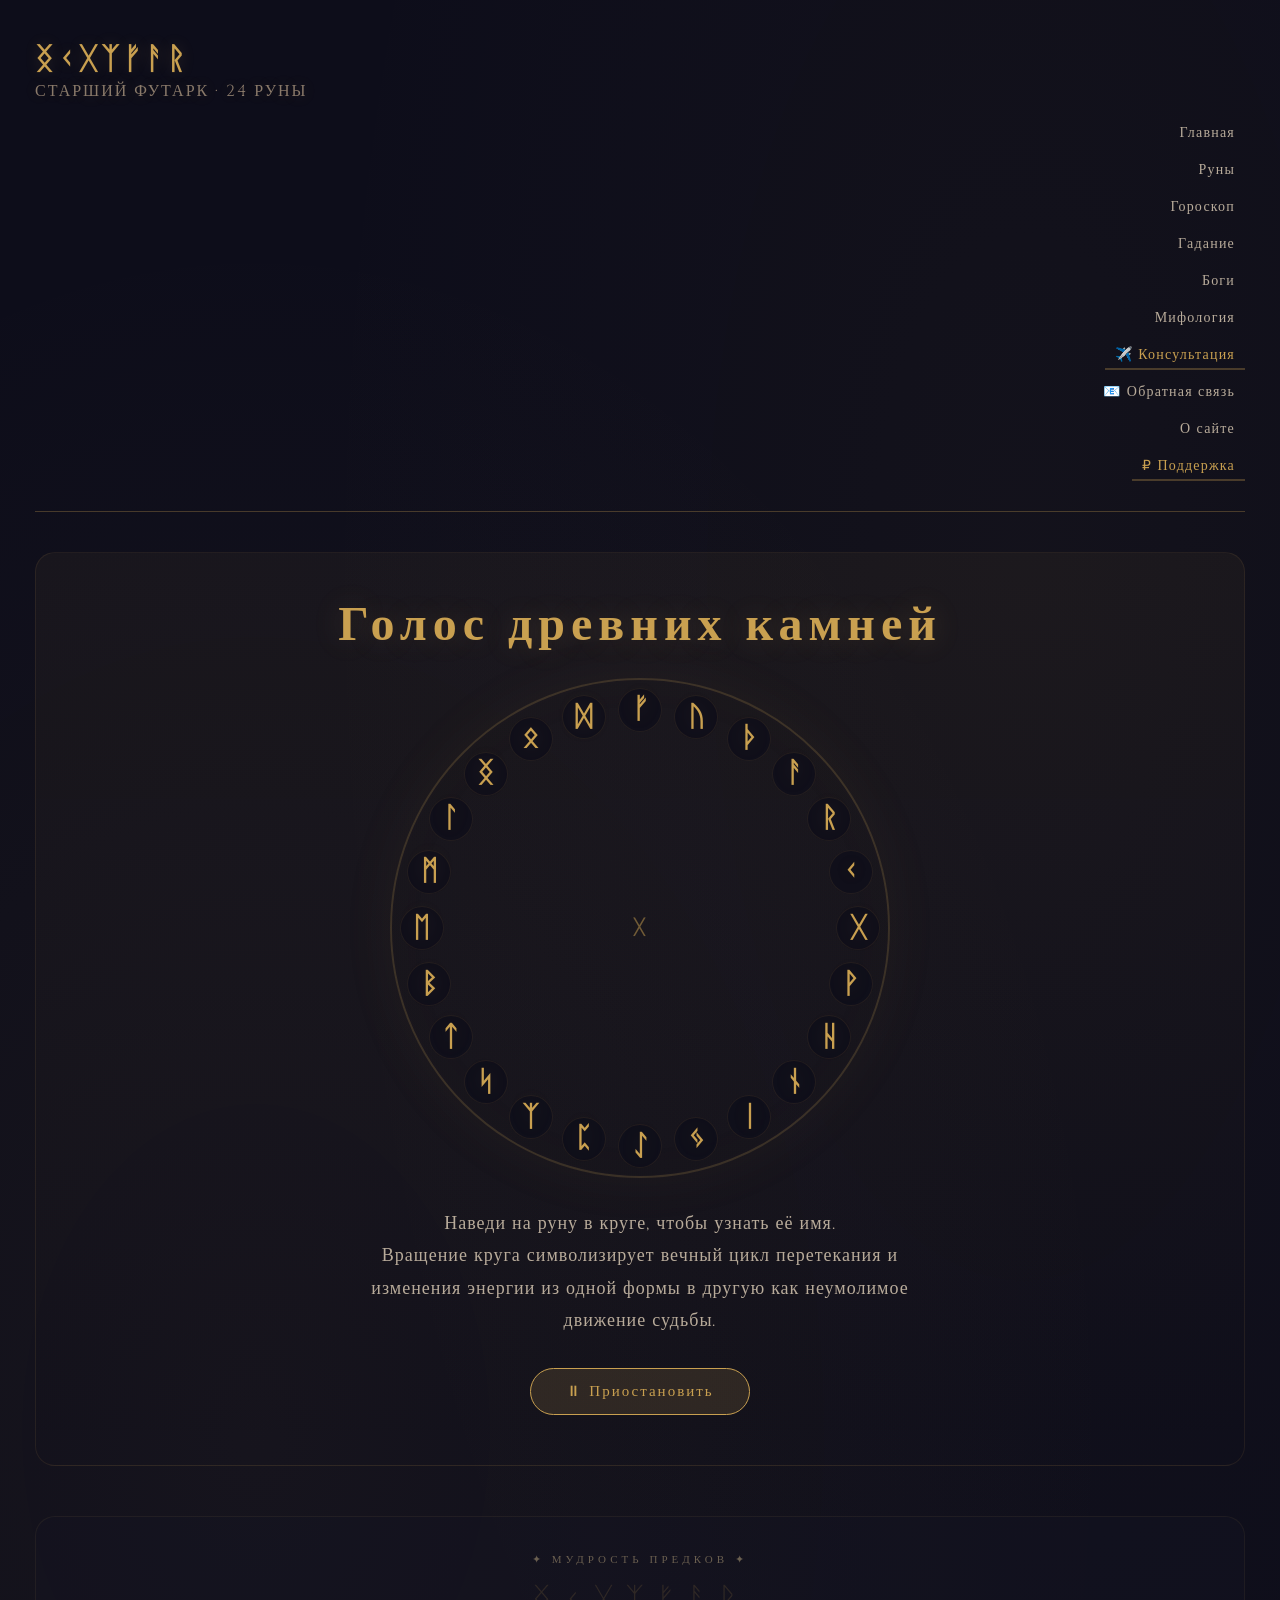
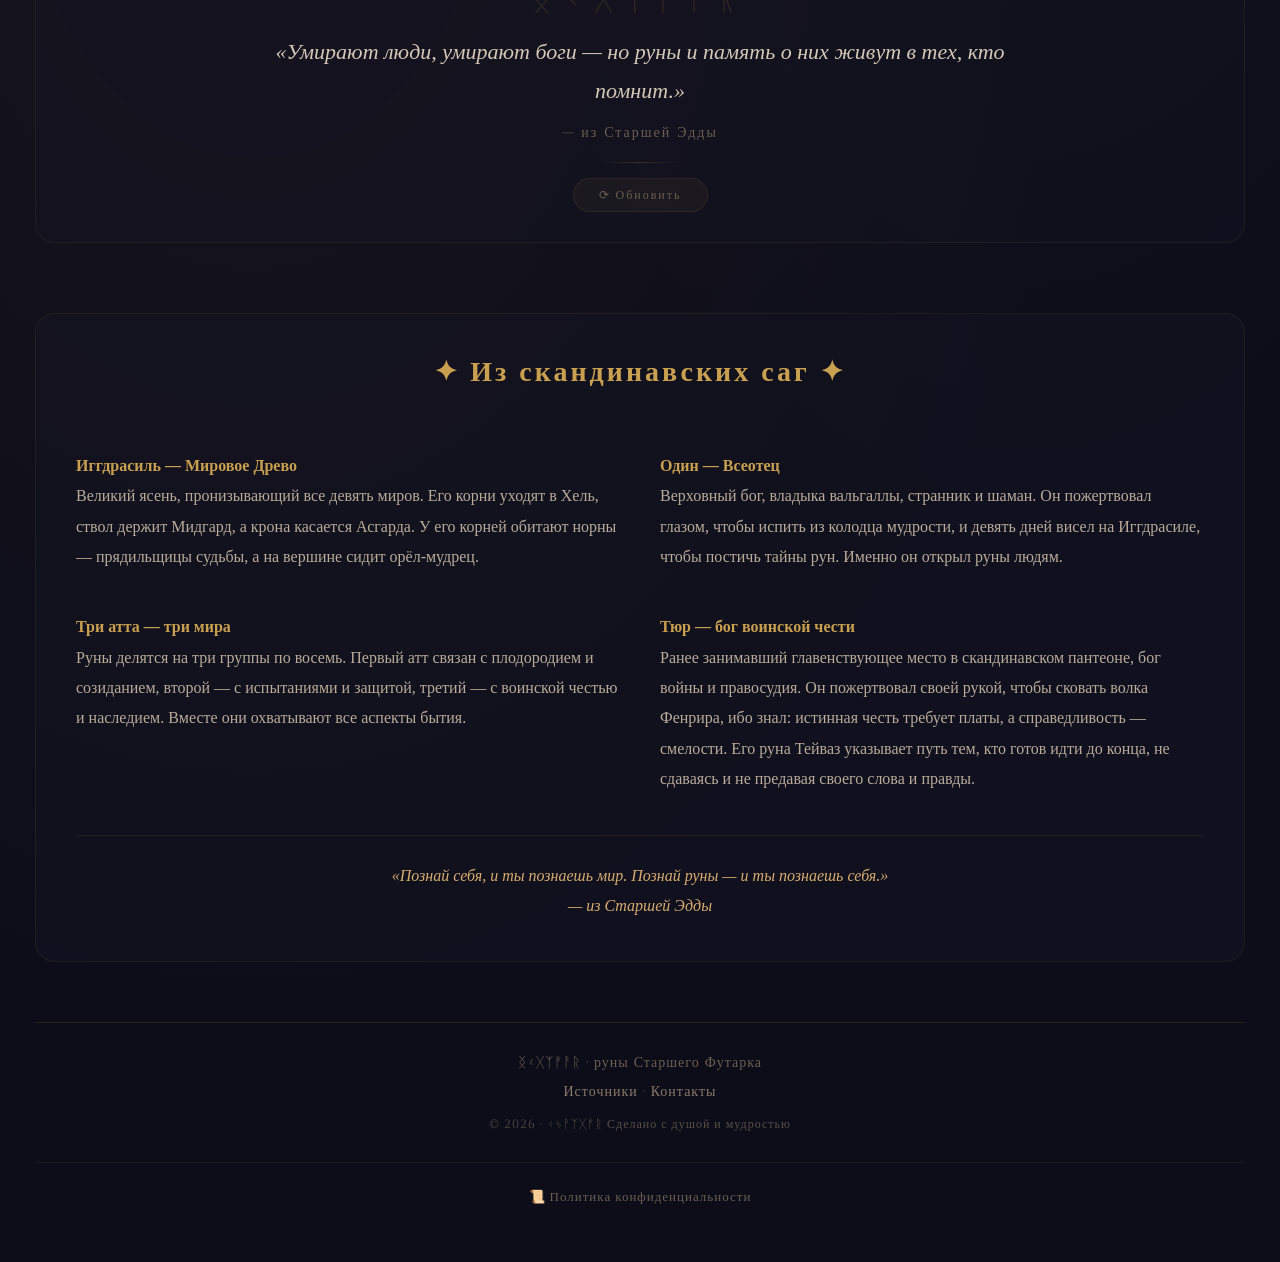
<file: index.html>
<!DOCTYPE html>
<html lang="ru">
<head>
     <!-- ===== FAVICON: РУНА АНСУЗ В КРУГЕ ===== -->
    <link rel="icon" type="image/svg+xml" href="data:image/svg+xml,<svg xmlns='http://www.w3.org/2000/svg' viewBox='0 0 100 100'><circle cx='50' cy='50' r='45' fill='none' stroke='%23c9a050' stroke-width='3'/><text x='50' y='68' font-size='55' text-anchor='middle' fill='%23c9a050' font-weight='bold' font-family='serif'>ᚨ</text></svg>">
    <meta name="yandex-verification" content="3bbac91fb7c6c76a" />
    
    <meta charset="UTF-8">
    <meta name="viewport" content="width=device-width, initial-scale=1.0">
    <title>Руны Старшего Футарка | Скандинавская мифология</title>
    <link rel="manifest" href="/manifest.json">
    <meta name="theme-color" content="#c9a050">
    <meta name="apple-mobile-web-app-capable" content="yes">
    <meta name="apple-mobile-web-app-status-bar-style" content="black-translucent">
    <link href="https://fonts.googleapis.com/css2?family=Cinzel:wght@400;700&display=swap" rel="stylesheet">
    
    <!-- ===== ПОДКЛЮЧЕНИЕ ВНЕШНЕГО STYLE.CSS ===== -->
    <link rel="stylesheet" href="style.css">
    
    <style>
        /* ===== ДОПОЛНИТЕЛЬНЫЕ СТИЛИ ТОЛЬКО ДЛЯ ГЛАВНОЙ СТРАНИЦЫ ===== */
        
        /* ===== ГЕРОЙ С РУНИЧЕСКИМ КРУГОМ ===== */
        .hero {
            text-align: center;
            padding: 40px 20px 50px;
            background: linear-gradient(180deg, rgba(201, 160, 80, 0.05) 0%, transparent 100%);
            border-radius: 20px;
            margin-bottom: 50px;
            border: 1px solid rgba(201, 160, 80, 0.1);
        }

        .hero h1 {
            font-size: 48px;
            color: #c9a050;
            text-shadow: 0 0 30px rgba(201, 160, 80, 0.2);
            letter-spacing: 6px;
            margin-bottom: 10px;
        }

        .hero .subtitle {
            font-size: 18px;
            color: #b8ab9a;
            max-width: 600px;
            margin: 0 auto 30px;
            letter-spacing: 1px;
            line-height: 1.8;
        }

        /* ===== РУНИЧЕСКИЙ КРУГ ===== */
        .rune-circle-container {
            display: flex;
            justify-content: center;
            align-items: center;
            margin: 20px auto 30px;
            width: 100%;
            max-width: 500px;
            aspect-ratio: 1 / 1;
            position: relative;
        }

        .rune-circle {
            position: relative;
            width: 100%;
            height: 100%;
            border-radius: 50%;
            border: 2px solid rgba(201, 160, 80, 0.2);
            box-shadow: 0 0 60px rgba(201, 160, 80, 0.05), inset 0 0 60px rgba(201, 160, 80, 0.02);
            animation: rotateCircle 60s linear infinite;
        }

        .rune-circle .rune-item {
            position: absolute;
            font-size: 28px;
            color: #c9a050;
            text-shadow: 0 0 20px rgba(201, 160, 80, 0.15);
            width: 44px;
            height: 44px;
            display: flex;
            align-items: center;
            justify-content: center;
            font-weight: 700;
            background: rgba(13, 13, 26, 0.7);
            border-radius: 50%;
            border: 1px solid rgba(201, 160, 80, 0.1);
            transition: 0.4s;
            cursor: default;
            user-select: none;
            backdrop-filter: blur(2px);
        }

        .rune-circle .rune-item:hover {
            transform: scale(1.3);
            border-color: #c9a050;
            box-shadow: 0 0 30px rgba(201, 160, 80, 0.2);
            background: rgba(13, 13, 26, 0.9);
            z-index: 10;
        }

        .rune-circle .rune-item .tooltip {
            position: absolute;
            bottom: calc(100% + 12px);
            left: 50%;
            transform: translateX(-50%);
            background: rgba(13, 13, 26, 0.95);
            color: #c9a050;
            padding: 6px 14px;
            border-radius: 8px;
            font-size: 12px;
            font-family: 'Cinzel', serif;
            letter-spacing: 1px;
            white-space: nowrap;
            border: 1px solid rgba(201, 160, 80, 0.2);
            opacity: 0;
            pointer-events: none;
            transition: 0.3s;
        }

        .rune-circle .rune-item:hover .tooltip {
            opacity: 1;
        }

        @keyframes rotateCircle {
            from { transform: rotate(0deg); }
            to { transform: rotate(360deg); }
        }

        /* ===== ЦЕНТРАЛЬНЫЙ ЭЛЕМЕНТ КРУГА ===== */
        .circle-center {
            position: absolute;
            top: 50%;
            left: 50%;
            transform: translate(-50%, -50%);
            font-size: 20px;
            color: #c9a050;
            opacity: 0.5;
            letter-spacing: 2px;
            text-shadow: 0 0 30px rgba(201, 160, 80, 0.1);
            pointer-events: none;
            font-weight: 700;
            text-align: center;
            line-height: 1.4;
        }

        .circle-center small {
            display: block;
            font-size: 10px;
            opacity: 0.5;
            letter-spacing: 3px;
            font-weight: 400;
        }

        /* ===== КНОПКИ УПРАВЛЕНИЯ ===== */
        .circle-controls {
            display: flex;
            justify-content: center;
            gap: 20px;
            margin-top: 25px;
            flex-wrap: wrap;
        }

        .circle-controls button {
            background: rgba(201, 160, 80, 0.08);
            border: 1px solid rgba(201, 160, 80, 0.2);
            color: #c9a050;
            padding: 12px 35px;
            border-radius: 30px;
            font-family: 'Cinzel', serif;
            font-size: 15px;
            letter-spacing: 2px;
            cursor: pointer;
            transition: 0.3s;
        }

        .circle-controls button:hover {
            background: rgba(201, 160, 80, 0.15);
            border-color: #c9a050;
            box-shadow: 0 0 30px rgba(201, 160, 80, 0.05);
        }

        .circle-controls button.active {
            background: rgba(201, 160, 80, 0.15);
            border-color: #c9a050;
        }

        /* ===== ЗАГОЛОВКИ АТТОВ ===== */
        .att-title {
            text-align: center;
            color: #c9a050;
            font-size: 28px;
            letter-spacing: 8px;
            margin: 60px 0 30px;
            padding: 15px 0;
            border-top: 1px solid rgba(201, 160, 80, 0.1);
            border-bottom: 1px solid rgba(201, 160, 80, 0.1);
            text-transform: uppercase;
        }

        .att-title span {
            color: #6a5f50;
            font-size: 14px;
            letter-spacing: 3px;
            display: block;
            margin-top: 5px;
            font-weight: 400;
        }

        /* ===== СЕТКА РУН ===== */
        .rune-grid {
            display: grid;
            grid-template-columns: repeat(auto-fit, minmax(210px, 1fr));
            gap: 25px;
            margin: 20px 0 30px;
            align-items: stretch;
        }

        .rune-grid a {
            text-decoration: none;
            color: inherit;
            display: block;
        }

        .rune-card {
            background: rgba(30, 30, 50, 0.6);
            backdrop-filter: blur(5px);
            border: 1px solid rgba(201, 160, 80, 0.12);
            border-radius: 16px;
            padding: 22px 12px 25px;
            text-align: center;
            transition: 0.4s ease;
            cursor: default;
            box-shadow: 0 5px 20px rgba(0, 0, 0, 0.3);
            height: 100%;
            min-height: 280px;
            display: flex;
            flex-direction: column;
            align-items: center;
            justify-content: flex-start;
        }

        .rune-card:hover {
            transform: translateY(-8px);
            border-color: #c9a050;
            box-shadow: 0 15px 40px rgba(201, 160, 80, 0.15);
            background: rgba(40, 35, 45, 0.8);
        }

        .rune-card .symbol {
            font-size: 48px;
            color: #c9a050;
            display: block;
            margin-bottom: 10px;
            font-weight: 700;
            text-shadow: 0 0 20px rgba(201, 160, 80, 0.1);
            flex-shrink: 0;
        }

        .rune-card .name {
            font-size: 20px;
            font-weight: 700;
            color: #e8ddd0;
            margin-bottom: 6px;
            letter-spacing: 2px;
            flex-shrink: 0;
        }

        .rune-card .meaning {
            font-size: 13px;
            color: #a89988;
            line-height: 1.5;
            font-family: 'Georgia', serif;
            flex: 1;
            display: flex;
            flex-direction: column;
            justify-content: center;
        }

        .rune-card .meaning span {
            display: block;
            font-size: 11px;
            color: #c9a050;
            margin-top: 6px;
            letter-spacing: 1px;
            font-weight: 700;
            font-family: 'Cinzel', serif;
        }

        /* ===== РАЗДЕЛ О МИФОЛОГИИ ===== */
        .myth-section {
            display: grid;
            grid-template-columns: 1fr 1fr;
            gap: 40px;
            margin: 70px 0 40px;
            padding: 40px;
            background: rgba(20, 20, 35, 0.5);
            border-radius: 20px;
            border: 1px solid rgba(201, 160, 80, 0.08);
        }

        .myth-section h2 {
            font-size: 28px;
            color: #c9a050;
            letter-spacing: 3px;
            margin-bottom: 20px;
            grid-column: 1 / -1;
            text-align: center;
        }

        .myth-text {
            color: #b8ab9a;
            line-height: 1.9;
            font-size: 16px;
            font-family: 'Georgia', serif;
        }

        .myth-text strong {
            color: #c9a050;
        }

        .myth-text:last-of-type {
            grid-column: 1 / -1;
            text-align: center;
            color: #6a5f50;
            font-style: italic;
            border-top: 1px solid rgba(201, 160, 80, 0.1);
            padding-top: 25px;
        }

        /* ===== ПОДВАЛ ===== */
        footer {
            margin-top: 60px;
            padding: 30px 0 20px;
            border-top: 1px solid rgba(201, 160, 80, 0.15);
            text-align: center;
            color: #6a5f50;
            font-size: 14px;
            letter-spacing: 1px;
        }

        footer a {
            color: #8a7a6a;
            text-decoration: none;
            transition: 0.3s;
        }

        footer a:hover {
            color: #c9a050;
        }

        /* ===== ОБЩАЯ АДАПТАЦИЯ ===== */
        @media (max-width: 768px) {
            .hero h1 {
                font-size: 32px;
            }
            .rune-circle-container {
                max-width: 340px;
            }
            .rune-circle .rune-item {
                font-size: 20px;
                width: 34px;
                height: 34px;
            }
            .rune-circle .rune-item .tooltip {
                font-size: 10px;
                padding: 4px 10px;
            }
            .rune-grid {
                grid-template-columns: repeat(auto-fit, minmax(160px, 1fr));
                gap: 18px;
            }
            .rune-card .symbol {
                font-size: 38px;
            }
            .myth-section {
                grid-template-columns: 1fr;
                padding: 25px;
            }
            .att-title {
                font-size: 22px;
                letter-spacing: 4px;
            }
        }

        @media (max-width: 480px) {
            .hero h1 {
                font-size: 26px;
            }
            .rune-circle-container {
                max-width: 280px;
            }
            .rune-circle .rune-item {
                font-size: 16px;
                width: 28px;
                height: 28px;
            }
            .rune-grid {
                grid-template-columns: 1fr 1fr;
                gap: 12px;
            }
            .rune-card {
                padding: 16px 8px 18px;
                min-height: 200px;
            }
            .rune-card .symbol {
                font-size: 32px;
            }
            .rune-card .name {
                font-size: 16px;
            }
            .rune-card .meaning {
                font-size: 11px;
            }
            .att-title {
                font-size: 18px;
            }
        }
    </style>
</head>
<body>

    <div class="container">

        <!-- ===== ШАПКА С МЕНЮ ===== -->
        <header>
            <div class="logo">
                ᛝᚲᚷᛉᚠᚨᚱ
                <span>Старший Футарк · 24 руны</span>
            </div>
            <nav>
                <a href="index.html" class="main-link">
                    Главная
                    <span class="tooltip">
                        <span class="rune-icon">ᚱ</span>
                        <span class="highlight">Вернуться на главную</span><br>
                        Главная страница с руническим кругом
                    </span>
                </a>
                <a href="runes.html" class="runes-link">
                    Руны
                    <span class="tooltip">
                        <span class="rune-icon">ᚠ</span>
                        <span class="highlight">Все 24 руны Футарка</span><br>
                        Значения, символы и атты
                    </span>
                </a>
                <a href="rune-horoscope.html" class="horoscope-link">
                    Гороскоп
                    <span class="tooltip">
                        <span class="rune-icon">ᛃ</span>
                        <span class="highlight">Рунический гороскоп</span><br>
                        Предсказание по дате рождения
                    </span>
                </a>
                <a href="rune-divination.html" class="divination-link">
                    Гадание
                    <span class="tooltip">
                        <span class="rune-icon">ᛉ</span>
                        <span class="highlight">Онлайн-гадание на рунах</span><br>
                        Брось руны и узнай судьбу
                    </span>
                </a>
                <a href="gods.html" class="gods-link">
                    Боги
                    <span class="tooltip">
                        <span class="rune-icon">ᚨ</span>
                        <span class="highlight">Скандинавские боги</span><br>
                        Один, Тор, Локи, Фрейя и другие
                    </span>
                </a>
                <a href="mifolgi.html" class="myth-link">
                    Мифология
                    <span class="tooltip">
                        <span class="rune-icon">ᛝ</span>
                        <span class="highlight">Подробная страница</span><br>
                        Девять миров, руны и боги
                    </span>
                </a>
                <a href="consultation.html" class="support-link" style="color: #c9a050; border-bottom-color: rgba(201,160,80,0.3);">
                   ✈️ Консультация 
                    <span class="tooltip">
                        <span class="rune-icon">ᚨ</span>
                        <span class="highlight">Консультация рунолога</span><br>
                        Помощь в вопросах жизни и судьбы
                    </span>
                </a>
                <a href="feedback.html" class="feedback-link">
                   📧 Обратная связь
                    <span class="tooltip">
                        <span class="rune-icon">ᚨ</span>
                        <span class="highlight">Написать создателю</span><br>
                        Вопросы, идеи и поддержка
                    </span>
                </a>
                <a href="about.html" class="about-link">
                    О сайте
                    <span class="tooltip">
                        <span class="rune-icon">ᛉ</span>
                        <span class="highlight">О проекте</span><br>
                        Создатель, цели и поддержка
                    </span>
                </a>
                <a href="support.html" class="support-link" style="color: #c9a050; border-bottom-color: rgba(201,160,80,0.3);">
                    ₽ Поддержка
                    <span class="tooltip">
                        <span class="rune-icon">ᛉ</span>
                        <span class="highlight">Поддержать создателя</span><br>
                        Финансовая поддержка, информация об авторе
                    </span>
                </a>
            </nav>
        </header>

        <!-- ===== ГЕРОЙ С РУНИЧЕСКИМ КРУГОМ ===== -->
        <section class="hero">
            <h1>Голос древних камней</h1>
            <div class="rune-circle-container">
                <div class="rune-circle" id="runeCircle">
                    <div class="circle-center">ᚷ</div>
                </div>
            </div>

            <p class="subtitle">
                Наведи на руну в круге, чтобы узнать её имя.<br>
                Вращение круга символизирует вечный цикл перетекания и изменения энергии
                из одной формы в другую как неумолимое движение судьбы.
            </p>

            <div class="circle-controls">
                <button id="toggleRotation" class="active">⏸ Приостановить</button>
            </div>
        </section>

        <!-- ============================================================ -->
        <!-- ===== ЦИТАТА ДНЯ / МУДРОСТЬ ПРЕДКОВ ===== -->
        <!-- ============================================================ -->

        <section style="margin: 30px 0 40px;">
            <div style="
                background: rgba(20, 20, 35, 0.4);
                border: 1px solid rgba(201, 160, 80, 0.08);
                border-radius: 20px;
                padding: 35px 30px 30px;
                text-align: center;
                position: relative;
                overflow: hidden;
            ">
                <div style="position: absolute; top: -50px; right: -50px; font-size: 120px; color: rgba(201, 160, 80, 0.03); pointer-events: none; font-family: serif;">ᛉ</div>
                <div style="position: absolute; bottom: -30px; left: -30px; font-size: 80px; color: rgba(201, 160, 80, 0.03); pointer-events: none; font-family: serif;">ᚨ</div>

                <div style="color: #6a5f50; font-size: 11px; letter-spacing: 4px; margin-bottom: 12px; text-transform: uppercase;">✦ Мудрость предков ✦</div>
                <div style="font-size: 32px; color: rgba(201, 160, 80, 0.15); letter-spacing: 12px; margin-bottom: 10px;">ᛝᚲᚷᛉᚠᚨᚱ</div>

                <div id="dailyQuote" style="font-size: 22px; color: #d4c9b8; font-family: 'Georgia', serif; line-height: 1.8; font-style: italic; max-width: 750px; margin: 0 auto 12px;">
                    «Познай себя, и ты познаешь мир.»
                </div>
                <div style="font-size: 14px; color: #6a5f50; letter-spacing: 2px;" id="quoteAuthor">— из Старшей Эдды</div>

                <div style="margin: 20px auto 0; width: 80px; height: 1px; background: linear-gradient(90deg, transparent, rgba(201, 160, 80, 0.2), transparent);"></div>

                <button onclick="updateQuote()" style="margin-top: 15px; background: rgba(201, 160, 80, 0.05); border: 1px solid rgba(201, 160, 80, 0.1); border-radius: 30px; padding: 8px 25px; color: #6a5f50; font-size: 12px; letter-spacing: 2px; font-family: 'Cinzel', serif; cursor: pointer; transition: 0.3s;" onmouseover="this.style.borderColor='rgba(201,160,80,0.3)'; this.style.color='#b8ab9a';" onmouseout="this.style.borderColor='rgba(201,160,80,0.1)'; this.style.color='#6a5f50';">
                    ⟳ Обновить
                </button>
            </div>
        </section>

        <!-- ============================================================ -->
        <!-- ===== РАЗДЕЛ О МИФОЛОГИИ ===== -->
        <!-- ============================================================ -->

        <section class="myth-section" id="myth">
            <h2>✦ Из скандинавских саг ✦</h2>

            <div class="myth-text">
                <strong>Иггдрасиль — Мировое Древо</strong><br>
                Великий ясень, пронизывающий все девять миров. Его корни уходят в Хель, ствол держит Мидгард, а крона касается Асгарда. У его корней обитают норны — прядильщицы судьбы, а на вершине сидит орёл-мудрец.
            </div>

            <div class="myth-text">
                <strong>Один — Всеотец</strong><br>
                Верховный бог, владыка вальгаллы, странник и шаман. Он пожертвовал глазом, чтобы испить из колодца мудрости, и девять дней висел на Иггдрасиле, чтобы постичь тайны рун. Именно он открыл руны людям.
            </div>

            <div class="myth-text">
                <strong>Три атта — три мира</strong><br>
                Руны делятся на три группы по восемь. Первый атт связан с плодородием и созиданием, второй — с испытаниями и защитой, третий — с воинской честью и наследием. Вместе они охватывают все аспекты бытия.
            </div>

            <div class="myth-text">
                <strong>Тюр — бог воинской чести</strong><br>
                Ранее занимавший главенствующее место в скандинавском пантеоне, бог войны и правосудия. Он пожертвовал своей рукой, чтобы сковать волка Фенрира, ибо знал: истинная честь требует платы, а справедливость — смелости. Его руна Тейваз указывает путь тем, кто готов идти до конца, не сдаваясь и не предавая своего слова и правды.
            </div>

            <div class="myth-text" style="grid-column: 1 / -1; text-align: center; color: #d8ac6f; font-style: italic; border-top: 1px solid rgba(201, 160, 80, 0.1); padding-top: 25px;">
                «Познай себя, и ты познаешь мир. Познай руны — и ты познаешь себя.»<br>
                — из Старшей Эдды
            </div>
        </section>

        <!-- ===== ПОДВАЛ ===== -->
        <footer>
            <p>ᛝᚲᚷᛉᚠᚨᚱ · руны Старшего Футарка</p>
            <p style="margin-top: 10px;">
                <a href="#">Источники</a> ·
                <a href="https://t.me/FutharkRunes">Контакты</a>
            </p>
            <p style="margin-top: 15px; font-size: 12px; opacity: 0.8;">
                © 2026 · ᚲᛃᚨᛉᚷᚠᚱ Сделано с душой и мудростью
            </p>

<!-- ============================================================ -->
<!-- ===== ПОЛИТИКА КОНФИДЕНЦИАЛЬНОСТИ ===== -->
<!-- ============================================================ -->

<div style="margin-top: 30px; padding-top: 25px; border-top: 1px solid rgba(201, 160, 80, 0.08);">
    
    <div style="display: flex; justify-content: center; gap: 30px; flex-wrap: wrap; margin-bottom: 15px;">
        <a href="#" onclick="openPrivacyPolicy(); return false;" 
           style="color: #6a5f50; text-decoration: none; font-size: 13px; letter-spacing: 1px; transition: 0.3s; border-bottom: 1px solid transparent;"
           onmouseover="this.style.color='#c9a050'; this.style.borderBottomColor='rgba(201,160,80,0.3)';" 
           onmouseout="this.style.color='#6a5f50'; this.style.borderBottomColor='transparent';">
            📜 Политика конфиденциальности
        </a>
    </div>

    <!-- ===== МОДАЛЬНОЕ ОКНО С ПОЛИТИКОЙ ===== -->
    <div id="privacyModal" style="display: none; position: fixed; top: 0; left: 0; width: 100%; height: 100%; background: rgba(0,0,0,0.7); z-index: 1000; justify-content: center; align-items: center; backdrop-filter: blur(4px);">
        <div style="background: #1a1a2e; max-width: 700px; width: 90%; max-height: 80vh; overflow-y: auto; border-radius: 20px; padding: 40px 35px; border: 1px solid rgba(201, 160, 80, 0.15); box-shadow: 0 20px 60px rgba(0,0,0,0.6); position: relative;">
            
            <!-- Кнопка закрытия -->
            <button onclick="closePrivacyPolicy()" 
                    style="position: absolute; top: 15px; right: 20px; background: none; border: none; color: #6a5f50; font-size: 28px; cursor: pointer; transition: 0.3s; font-family: 'Georgia', serif;"
                    onmouseover="this.style.color='#c9a050';" 
                    onmouseout="this.style.color='#6a5f50';">✕</button>
            
            <!-- Заголовок -->
            <div style="text-align: center; margin-bottom: 25px;">
                <div style="font-size: 32px; color: #c9a050; letter-spacing: 4px; font-weight: 700; font-family: 'Cinzel', serif;">✦ Политика конфиденциальности ✦</div>
                <div style="width: 60px; height: 2px; background: rgba(201, 160, 80, 0.2); margin: 12px auto 0;"></div>
            </div>
            
            <!-- Текст политики -->
            <div style="color: #b8ab9a; font-family: 'Georgia', serif; font-size: 15px; line-height: 1.9; text-align: left;">
                
                <p style="margin-bottom: 16px;">
                    <strong style="color: #c9a050;">1. Общие положения</strong><br>
                    Настоящий сайт (далее — «Сайт») является <strong style="color: #d4c9b8;">познавательным ресурсом</strong>, посвящённым изучению рун Старшего Футарка, скандинавской мифологии и культурного наследия северных народов.
                </p>
                
                <p style="margin-bottom: 16px;">
                    <strong style="color: #c9a050;">2. Согласие с условиями</strong><br>
                    Используя данный Сайт, вы <strong style="color: #d4c9b8;">подтверждаете</strong>, что ознакомились с настоящей Политикой конфиденциальности и <strong style="color: #d4c9b8;">соглашаетесь</strong> с её условиями. Если вы не согласны с каким-либо из положений, пожалуйста, <strong style="color: #d4c9b8;">прекратите использование Сайта</strong>.
                </p>
                
                <p style="margin-bottom: 16px;">
                    <strong style="color: #c9a050;">3. Познавательный характер</strong><br>
                    Весь контент, представленный на Сайте, включая описания рун, их значений, мифологических сюжетов и практических рекомендаций, носит <strong style="color: #d4c9b8;">исключительно информационный и познавательный характер</strong>. Сайт не является руководством к действию и не заменяет профессиональные консультации в области психологии, медицины, юриспруденции или иных сферах.
                </p>
                
                <p style="margin-bottom: 16px;">
                    <strong style="color: #c9a050;">4. Ответственность пользователя</strong><br>
                    <strong style="color: #d4c9b8;">Вся ответственность</strong> за применение полученной на Сайте информации, включая любые решения, действия или последствия, лежит <strong style="color: #d4c9b8;">исключительно на посетителе (пользователе)</strong>. Администрация Сайта <strong style="color: #d4c9b8;">не несёт ответственности</strong> за любые убытки, ущерб или негативные последствия, возникшие в результате использования информации, опубликованной на Сайте.
                </p>
                
                <p style="margin-bottom: 16px;">
                    <strong style="color: #c9a050;">5. Использование рунических знаний</strong><br>
                    Рунические практики и знания, представленные на Сайте, основаны на исторических источниках и культурных традициях. Они <strong style="color: #d4c9b8;">не являются научно доказанными</strong> и не гарантируют каких-либо результатов. Использование этих знаний является <strong style="color: #d4c9b8;">личным выбором</strong> каждого посетителя.
                </p>
                
                <p style="margin-bottom: 16px;">
                    <strong style="color: #c9a050;">6. Сбор и обработка данных</strong><br>
                    Сайт не собирает, не хранит и не обрабатывает персональные данные пользователей, за исключением случаев, явно указанных на Сайте (например, формы обратной связи). При использовании форм связи вы добровольно предоставляете свои контактные данные.
                </p>
                
                <p style="margin-bottom: 16px;">
                    <strong style="color: #c9a050;">7. Изменения в политике</strong><br>
                    Администрация Сайта оставляет за собой право <strong style="color: #d4c9b8;">вносить изменения</strong> в настоящую Политику конфиденциальности без предварительного уведомления. Актуальная версия всегда доступна на этой странице. Рекомендуем периодически проверять её на предмет обновлений.
                </p>
                
                <p style="margin-bottom: 0; text-align: center; color: #6a5f50; font-size: 13px; border-top: 1px solid rgba(201, 160, 80, 0.06); padding-top: 18px;">
                    Последнее обновление: <strong style="color: #8a7a6a;">сентябрь 2026 года</strong>
                </p>
                
            </div>
            
            <!-- Кнопка закрытия внизу -->
            <div style="text-align: center; margin-top: 25px;">
                <button onclick="closePrivacyPolicy()" 
                        style="background: rgba(201, 160, 80, 0.08); border: 1px solid rgba(201, 160, 80, 0.15); border-radius: 30px; padding: 10px 35px; color: #c9a050; font-family: 'Cinzel', serif; font-size: 14px; letter-spacing: 2px; cursor: pointer; transition: 0.3s;"
                        onmouseover="this.style.background='rgba(201,160,80,0.18)'; this.style.borderColor='#c9a050';" 
                        onmouseout="this.style.background='rgba(201,160,80,0.08)'; this.style.borderColor='rgba(201,160,80,0.15)';">
                    ✦ Принимаю
                </button>
            </div>
            
        </div>
    </div>
    
</div>

<!-- ===== JAVASCRIPT ДЛЯ МОДАЛЬНОГО ОКНА ===== -->
<script>
    function openPrivacyPolicy() {
        document.getElementById('privacyModal').style.display = 'flex';
        document.body.style.overflow = 'hidden';
    }
    
    function closePrivacyPolicy() {
        document.getElementById('privacyModal').style.display = 'none';
        document.body.style.overflow = '';
    }
    
    // Закрытие по клику вне окна
    document.getElementById('privacyModal').addEventListener('click', function(e) {
        if (e.target === this) {
            closePrivacyPolicy();
        }
    });
    
    // Закрытие по клавише ESC
    document.addEventListener('keydown', function(e) {
        if (e.key === 'Escape') {
            closePrivacyPolicy();
        }
    });
</script>


        </footer>

    </div>

    <!-- ===== JAVASCRIPT ===== -->
    <script>
        const runes = [
            { symbol: 'ᚠ', name: 'Феху' },
            { symbol: 'ᚢ', name: 'Уруз' },
            { symbol: 'ᚦ', name: 'Турисаз' },
            { symbol: 'ᚨ', name: 'Ансуз' },
            { symbol: 'ᚱ', name: 'Райдо' },
            { symbol: 'ᚲ', name: 'Кеназ' },
            { symbol: 'ᚷ', name: 'Гебо' },
            { symbol: 'ᚹ', name: 'Вуньо' },
            { symbol: 'ᚺ', name: 'Хагалаз' },
            { symbol: 'ᚾ', name: 'Наутиз' },
            { symbol: 'ᛁ', name: 'Иса' },
            { symbol: 'ᛃ', name: 'Йера' },
            { symbol: 'ᛇ', name: 'Эйваз' },
            { symbol: 'ᛈ', name: 'Перто' },
            { symbol: 'ᛉ', name: 'Альгиз' },
            { symbol: 'ᛋ', name: 'Соулу' },
            { symbol: 'ᛏ', name: 'Тейваз' },
            { symbol: 'ᛒ', name: 'Беркана' },
            { symbol: 'ᛖ', name: 'Эхваз' },
            { symbol: 'ᛗ', name: 'Манназ' },
            { symbol: 'ᛚ', name: 'Лагуз' },
            { symbol: 'ᛝ', name: 'Ингуз' },
            { symbol: 'ᛟ', name: 'Отал' },
            { symbol: 'ᛞ', name: 'Дагаз' }
        ];

        const circle = document.getElementById('runeCircle');
        const total = runes.length;
        const radius = 44;

        runes.forEach((rune, index) => {
            const angle = (index / total) * 360;
            const radian = (angle - 90) * Math.PI / 180;
            const x = 50 + radius * Math.cos(radian);
            const y = 50 + radius * Math.sin(radian);

            const item = document.createElement('div');
            item.className = 'rune-item';
            item.style.left = `calc(${x}% - 22px)`;
            item.style.top = `calc(${y}% - 22px)`;
            item.textContent = rune.symbol;

            const tooltip = document.createElement('span');
            tooltip.className = 'tooltip';
            tooltip.textContent = rune.name;
            item.appendChild(tooltip);

            circle.appendChild(item);
        });

        let isRotating = true;
        const toggleBtn = document.getElementById('toggleRotation');

        toggleBtn.addEventListener('click', function() {
            isRotating = !isRotating;
            circle.style.animationPlayState = isRotating ? 'running' : 'paused';
            this.textContent = isRotating ? '⏸ Приостановить' : '▶ Вращать';
            this.classList.toggle('active');
        });

        window.addEventListener('load', function() {
            circle.style.animationPlayState = 'running';
        });

        // ============================================================
        // ===== ЦИТАТА ДНЯ =====
        // ============================================================

        if ('serviceWorker' in navigator) {
            navigator.serviceWorker.register('/sw.js')
                .then(() => console.log('✅ Service Worker зарегистрирован'))
                .catch(err => console.log('❌ Ошибка:', err));
        }

        const quotes = [
            { text: 'Познай себя, и ты познаешь мир. Познай руны — и ты познаешь себя.', author: 'из Старшей Эдды' },
            { text: 'Руны — это не предсказание судьбы, а подсказки на пути. Они показывают возможные дороги, но выбирать тебе.', author: 'скандинавская традиция' },
            { text: 'Умирают люди, умирают боги — но руны и память о них живут в тех, кто помнит.', author: 'из Старшей Эдды' },
            { text: 'Мудрость приходит к тем, кто умеет слушать тишину и слышать голос камней.', author: 'северная мудрость' },
            { text: 'Дар должен быть равноценен дару. Так сохраняется гармония в мире.', author: 'руна Гебо' },
            { text: 'Сила не в том, чтобы победить всех, а в том, чтобы не сдаваться, даже когда кажется, что всё потеряно.', author: 'скандинавская традиция' },
            { text: 'Ветер сдувает старые следы, но не уничтожает их — он превращает их в новые пути.', author: 'северная мудрость' },
            { text: 'Тот, кто слышит свой внутренний голос, никогда не попадёт в ловушку, поставленную другими.', author: 'руна Альгиз' },
            { text: 'Человек силён своими корнями. Помни своих предков, и ты никогда не потеряешь себя.', author: 'руна Манназ' },
            { text: 'Огонь — это свет во тьме. Зажги его, и ты увидишь путь, который искал.', author: 'руна Кеназ' },
            { text: 'Что посеешь, то и пожнёшь. Жди своего часа, и урожай придёт, когда придёт время.', author: 'руна Йера' },
            { text: 'После ночи всегда приходит рассвет. Свет приходит к тем, кто ждёт его с верой.', author: 'руна Дагаз' },
            { text: 'Честь дороже жизни. Сражайся за правду, даже если это стоит тебе всего.', author: 'руна Тейваз' },
            { text: 'Сила нужна тому, кто хочет победить, но ещё важнее — сила духа, чтобы не сдаться.', author: 'руна Уруз' },
            { text: 'Богатство — утешение для человека, но оно должно быть разделено, иначе принесёт лишь горе.', author: 'руна Феху' },
            { text: 'Лёд скрывает течение, но не останавливает его. Время тишины — это время роста.', author: 'руна Иса' }
        ];

        let currentQuoteIndex = -1;

        function getDailyQuote() {
            const today = new Date();
            const dayOfYear = Math.floor((today - new Date(today.getFullYear(), 0, 0)) / (1000 * 60 * 60 * 24));
            const index = dayOfYear % quotes.length;
            currentQuoteIndex = index;
            return quotes[index];
        }

        function updateDailyQuote() {
            const quote = getDailyQuote();
            document.getElementById('dailyQuote').textContent = `«${quote.text}»`;
            document.getElementById('quoteAuthor').textContent = `— ${quote.author}`;
        }

        function updateQuote() {
            let newIndex;
            do {
                newIndex = Math.floor(Math.random() * quotes.length);
            } while (newIndex === currentQuoteIndex && quotes.length > 1);
            currentQuoteIndex = newIndex;
            const quote = quotes[currentQuoteIndex];
            document.getElementById('dailyQuote').textContent = `«${quote.text}»`;
            document.getElementById('quoteAuthor').textContent = `— ${quote.author}`;
            
            const block = document.getElementById('dailyQuote').parentElement;
            if (block) {
                block.style.transition = 'opacity 0.3s ease';
                block.style.opacity = '0.5';
                setTimeout(() => {
                    block.style.opacity = '1';
                }, 100);
            }
        }

        updateDailyQuote();
    </script>



</body>
</html>
</file>
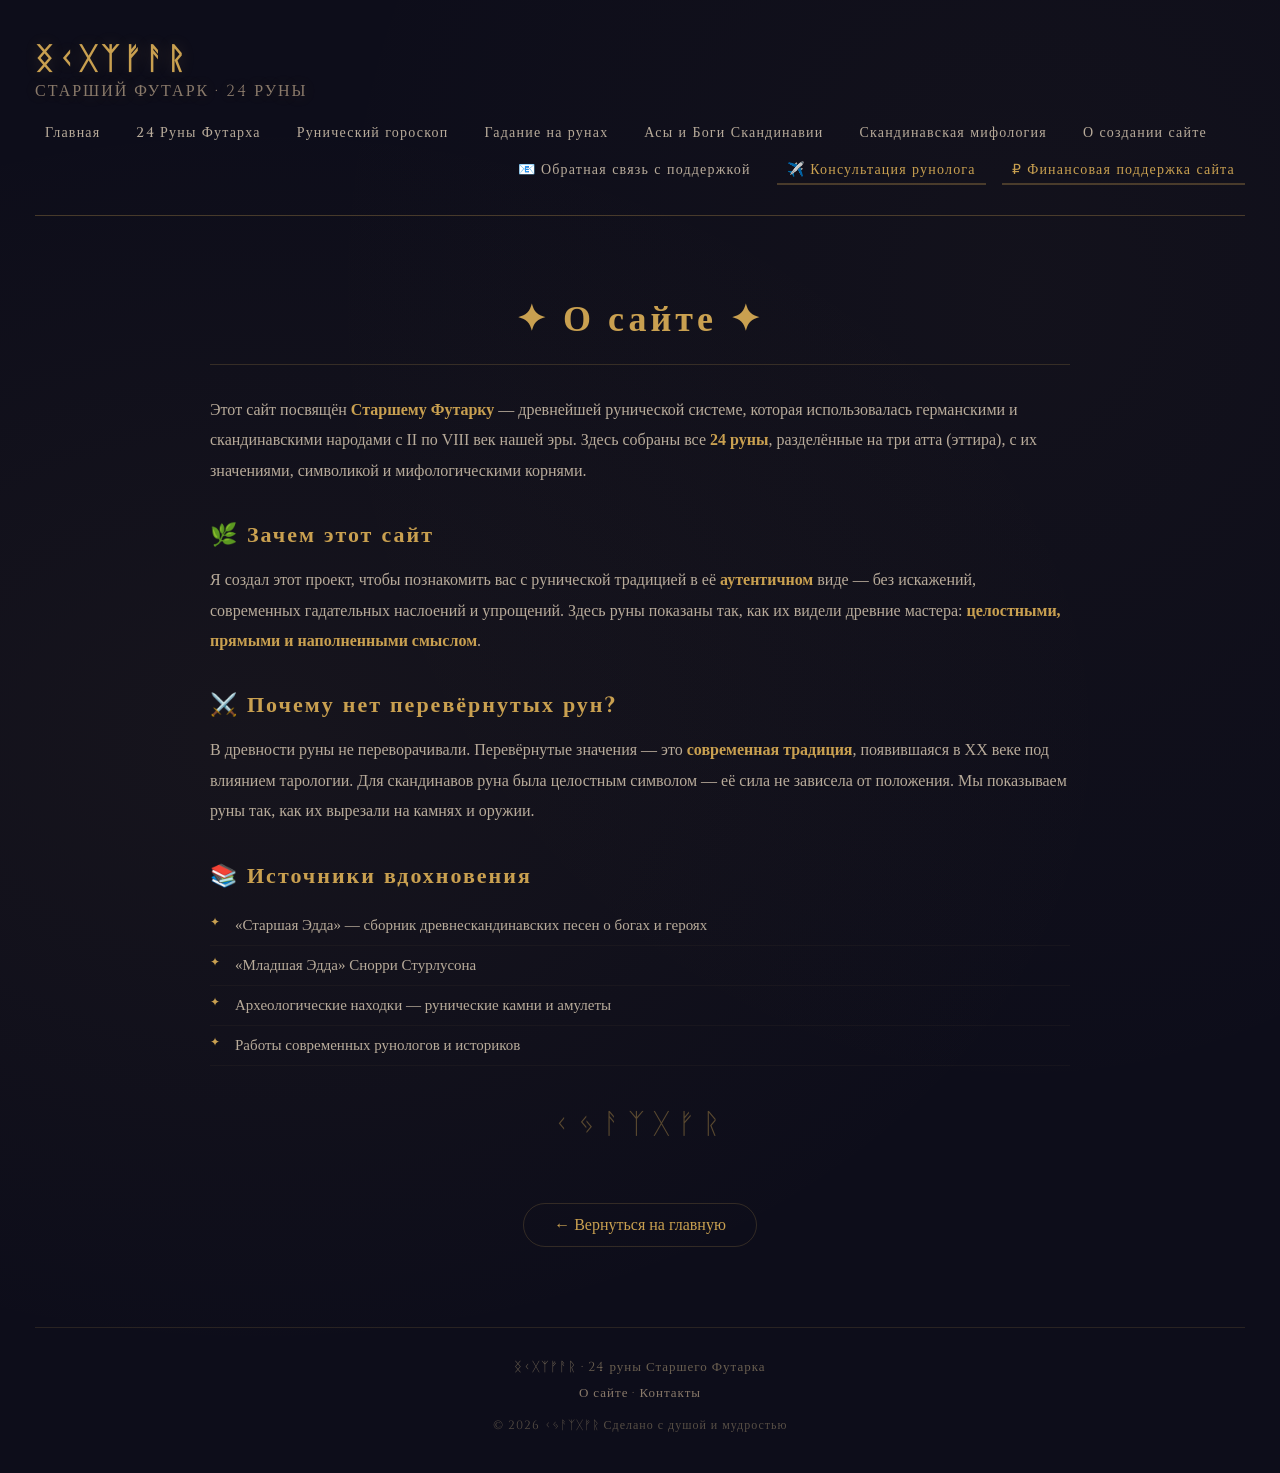
<file: about.html>
<!DOCTYPE html>
<html lang="ru">
<head>
     <!-- ===== FAVICON: РУНА АНСУЗ В КРУГЕ ===== -->
    <link rel="icon" type="image/svg+xml" href="data:image/svg+xml,<svg xmlns='http://www.w3.org/2000/svg' viewBox='0 0 100 100'><circle cx='50' cy='50' r='45' fill='none' stroke='%23c9a050' stroke-width='3'/><text x='50' y='68' font-size='55' text-anchor='middle' fill='%23c9a050' font-weight='bold' font-family='serif'>ᚨ</text></svg>">
    <meta charset="UTF-8">
    <meta name="viewport" content="width=device-width, initial-scale=1.0">
    <title>О сайте — Руны Старшего Футарка</title>
    <link href="https://fonts.googleapis.com/css2?family=Cinzel:wght@400;700&display=swap" rel="stylesheet">
    <link rel="stylesheet" href="style.css">
    <style>
        /* ===== СТИЛИ СТРАНИЦЫ "О САЙТЕ" ===== */
        .about-page {
            padding: 40px 20px;
            max-width: 900px;
            margin: 0 auto;
        }
        .about-page h1 {
            font-size: 36px;
            color: #c9a050;
            letter-spacing: 4px;
            text-align: center;
            margin-bottom: 30px;
            border-bottom: 1px solid rgba(201, 160, 80, 0.2);
            padding-bottom: 20px;
        }
        .about-page h2 {
            color: #c9a050;
            font-size: 22px;
            margin-top: 35px;
            margin-bottom: 15px;
            letter-spacing: 2px;
        }
        .about-page p {
            color: #b8ab9a;
            line-height: 1.9;
            font-size: 16px;
            font-family: 'Georgia', serif;
            margin-bottom: 18px;
        }
        .about-page ul {
            list-style: none;
            padding: 0;
            margin: 15px 0 25px;
        }
        .about-page ul li {
            color: #b8ab9a;
            font-size: 15px;
            line-height: 1.8;
            padding: 6px 0 6px 25px;
            border-bottom: 1px solid rgba(201, 160, 80, 0.05);
            position: relative;
            font-family: 'Georgia', serif;
        }
        .about-page ul li::before {
            content: "✦";
            color: #c9a050;
            position: absolute;
            left: 0;
            font-size: 12px;
        }
        .about-page .highlight {
            color: #c9a050;
            font-weight: 700;
        }
        .about-page .quote-block {
            background: rgba(20, 20, 35, 0.5);
            border-left: 3px solid #c9a050;
            padding: 20px 30px;
            margin: 30px 0;
            border-radius: 0 12px 12px 0;
            font-style: italic;
            color: #d4c9b8;
        }
        .back-link {
            display: inline-block;
            margin-top: 30px;
            color: #c9a050;
            text-decoration: none;
            border: 1px solid rgba(201, 160, 80, 0.2);
            padding: 10px 30px;
            border-radius: 30px;
            transition: 0.3s;
        }
        .back-link:hover {
            background: rgba(201, 160, 80, 0.1);
            border-color: #c9a050;
        }
        .about-page .rune-signature {
            text-align: center;
            font-size: 28px;
            letter-spacing: 8px;
            color: #c9a050;
            opacity: 0.4;
            margin-top: 40px;
        }

        /* ===== АДАПТАЦИЯ ===== */
        @media (max-width: 768px) {
            .about-page h1 {
                font-size: 28px;
            }
        }
        @media (max-width: 480px) {
            .about-page h1 {
                font-size: 22px;
            }
        }
    </style>
</head>
<body>

    <div class="container">

         <!-- ===== ШАПКА С МЕНЮ В ДВА РЯДА ===== -->
        <header>
            <div class="logo">
                ᛝᚲᚷᛉᚠᚨᚱ
                <span>Старший Футарк · 24 руны</span>
            </div>
            <!-- ===== НАВИГАЦИЯ В ДВА РЯДА ===== -->
            <nav>
                <!-- ПЕРВЫЙ РЯД: Основные разделы (по левому краю) -->
                <div class="nav-row nav-row-left">
                    <a href="index.html" class="main-link">
                        Главная
                        <span class="tooltip">
                            <span class="rune-icon">ᚱ</span>
                            <span class="highlight">Вернуться на главную</span><br>
                            Главная страница с руническим кругом
                        </span>
                    </a>
                    <a href="runes.html" class="runes-link">
                        24 Руны Футарха
                        <span class="tooltip">
                            <span class="rune-icon">ᚠ</span>
                            <span class="highlight">Все 24 руны Футарка</span><br>
                            Значения, символы и атты
                        </span>
                    </a>
                    <a href="rune-horoscope.html" class="horoscope-link">
                        Рунический гороскоп
                        <span class="tooltip">
                            <span class="rune-icon">ᛃ</span>
                            <span class="highlight">Рунический гороскоп</span><br>
                            Предсказание по дате рождения
                        </span>
                    </a>
                    <a href="rune-divination.html" class="divination-link">
                        Гадание на рунах
                        <span class="tooltip">
                            <span class="rune-icon">ᛉ</span>
                            <span class="highlight">Онлайн-гадание на рунах</span><br>
                            Брось руны и узнай судьбу
                        </span>
                    </a>
                    <a href="gods.html" class="gods-link">
                        Асы и Боги Скандинавии
                        <span class="tooltip">
                            <span class="rune-icon">ᚨ</span>
                            <span class="highlight">Скандинавские боги</span><br>
                            Один, Тор, Локи, Фрейя и другие
                        </span>
                    </a>
                    <a href="mifolgi.html" class="myth-link">
                        Скандинавская мифология
                        <span class="tooltip">
                            <span class="rune-icon">ᛝ</span>
                            <span class="highlight">Подробная страница</span><br>
                            Девять миров, руны и боги
                        </span>
                    </a>
                    <a href="about.html" class="about-link">
                        О создании сайте
                        <span class="tooltip">
                            <span class="rune-icon">ᛉ</span>
                            <span class="highlight">О проекте</span><br>
                            Создатель, цели и поддержка
                        </span>
                    </a>
                </div>

                <!-- ВТОРОЙ РЯД: Консультация, Обратная связь, Поддержка (прижаты к правому краю) -->
                <div class="nav-row nav-row-right">
                    <a href="feedback.html" class="feedback-link">
                        📧 Обратная связь с поддержкой
                        <span class="tooltip">
                            <span class="rune-icon">ᚨ</span>
                            <span class="highlight">Написать разработчику сайта</span><br>
                            Вопросы, идеи и поддержка
                        </span>
                    </a>
                    <a href="consultation.html" class="support-link" style="color: #c9a050; border-bottom-color: rgba(201,160,80,0.3);">
                        ✈️ Консультация рунолога
                        <span class="tooltip">
                            <span class="rune-icon">ᚨ</span>
                            <span class="highlight">Консультация рунолога</span><br>
                            Помощь в вопросах жизни и судьбы
                        </span>
                    </a>
                    <a href="support.html" class="support-link" style="color: #c9a050; border-bottom-color: rgba(201,160,80,0.3);">
                        ₽ Финансовая поддержка сайта
                        <span class="tooltip">
                            <span class="rune-icon">ᛉ</span>
                            <span class="highlight">Поддержать создателя</span><br>
                            Финансовая поддержка, информация об авторе
                        </span>
                    </a>
                </div>
            </nav>
        </header>

        <!-- ===== СТРАНИЦА "О САЙТЕ" ===== -->
        <section class="about-page">

            <h1>✦ О сайте ✦</h1>

            <p>
                Этот сайт посвящён <span class="highlight">Старшему Футарку</span> — древнейшей рунической системе,
                которая использовалась германскими и скандинавскими народами с II по VIII век нашей эры.
                Здесь собраны все <span class="highlight">24 руны</span>, разделённые на три атта (эттира),
                с их значениями, символикой и мифологическими корнями.
            </p>

            <h2>🌿 Зачем этот сайт</h2>
            <p>
                Я создал этот проект, чтобы познакомить вас с рунической традицией в её <span class="highlight">аутентичном</span> виде —
                без искажений, современных гадательных наслоений и упрощений. Здесь руны показаны так, как их видели древние мастера:
                <span class="highlight">целостными, прямыми и наполненными смыслом</span>.
            </p>

            <h2>⚔️ Почему нет перевёрнутых рун?</h2>
            <p>
                В древности руны не переворачивали. Перевёрнутые значения — это <span class="highlight">современная традиция</span>,
                появившаяся в XX веке под влиянием тарологии. Для скандинавов руна была целостным символом —
                её сила не зависела от положения. Мы показываем руны так, как их вырезали на камнях и оружии.
            </p>

            <h2>📚 Источники вдохновения</h2>
            <ul>
                <li>«Старшая Эдда» — сборник древнескандинавских песен о богах и героях</li>
                <li>«Младшая Эдда» Снорри Стурлусона</li>
                <li>Археологические находки — рунические камни и амулеты</li>
                <li>Работы современных рунологов и историков</li>
            </ul>

            <div class="rune-signature">
                ᚲᛃᚨᛉᚷᚠᚱ
            </div>

            <div style="text-align: center; margin-top: 30px;">
                <a href="index.html" class="back-link">← Вернуться на главную</a>
            </div>

        </section>

        <!-- ===== ПОДВАЛ ===== -->
        <footer>
            <p>ᛝᚲᚷᛉᚠᚨᚱ · 24 руны Старшего Футарка</p>
            <p style="margin-top: 8px;">
                <a href="about.html">О сайте</a> ·
                <a href="https://t.me/FutharkRunes" target="_blank">Контакты</a>
            </p>
            <p style="margin-top: 15px; font-size: 12px; opacity: 0.8;">
                © 2026 ᚲᛃᚨᛉᚷᚠᚱ Сделано с душой и мудростью
            </p>
        </footer>

    </div>
</body>
</html>
</file>
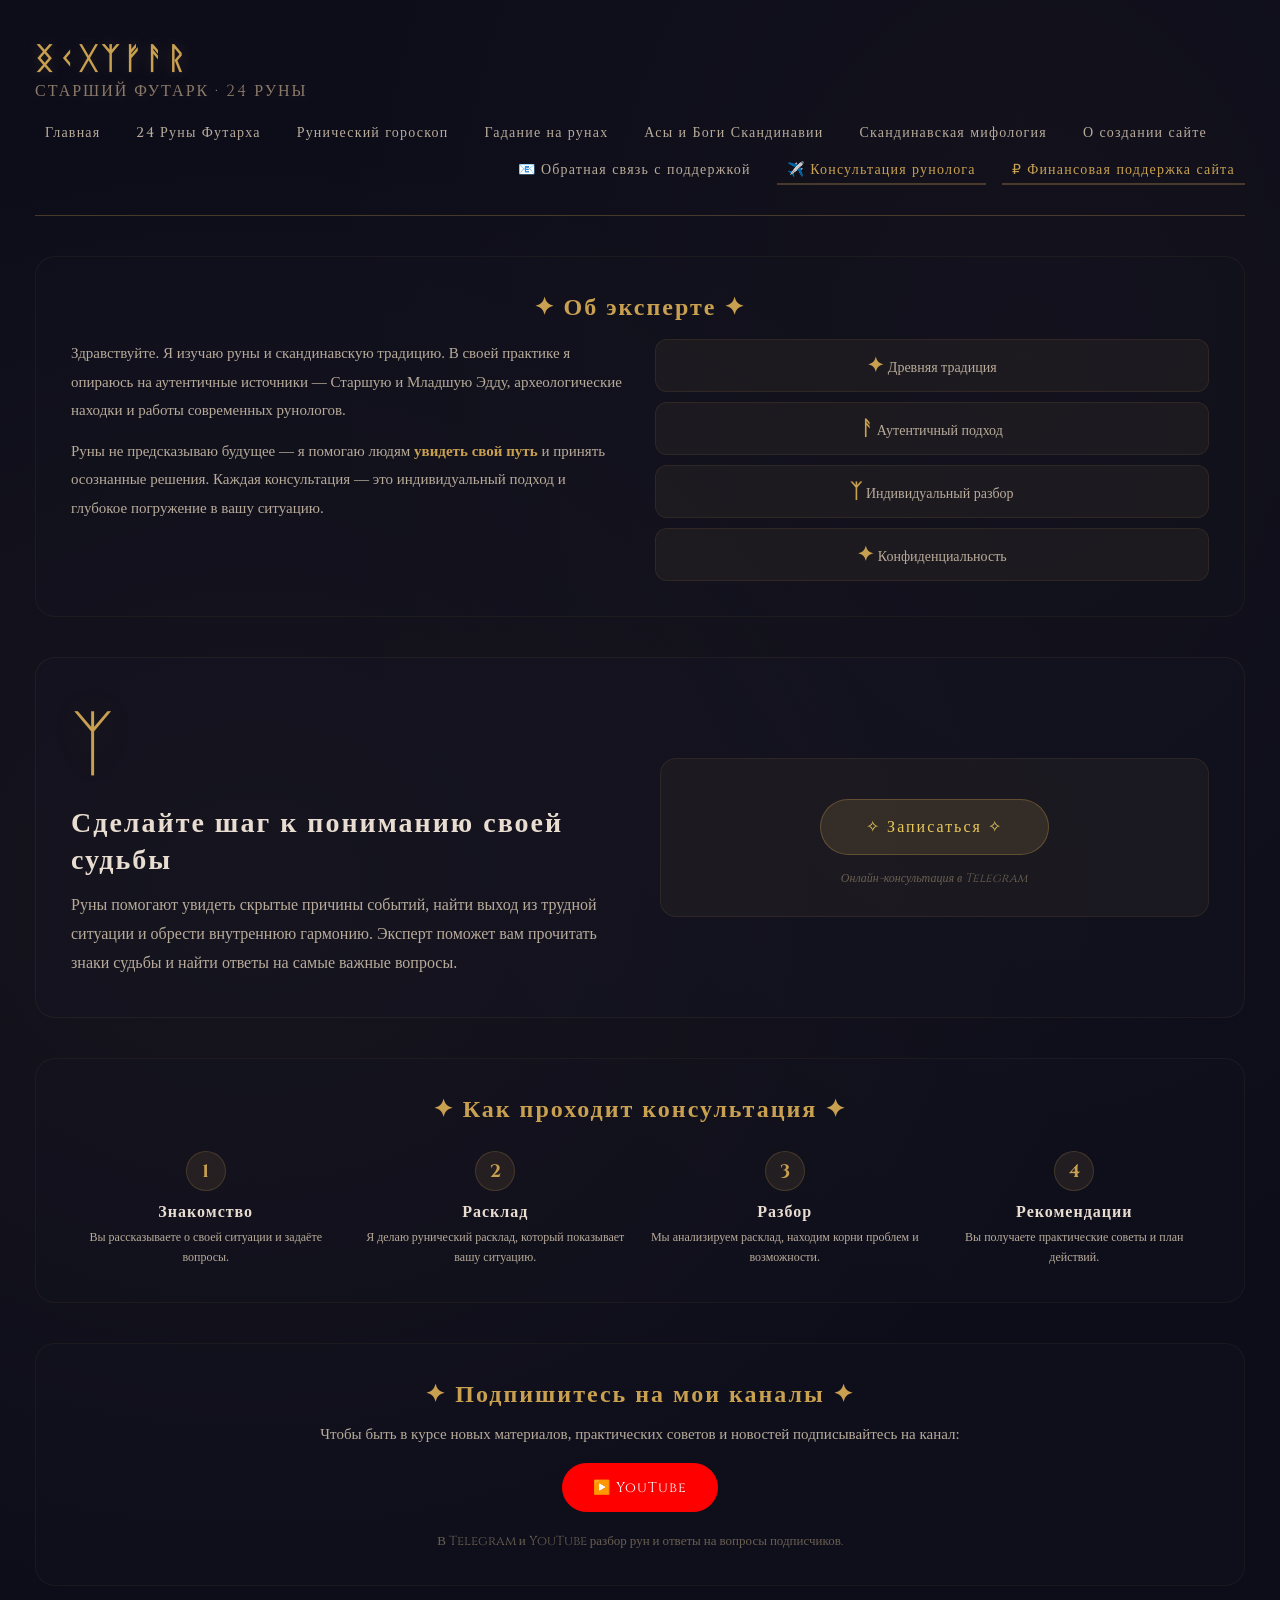
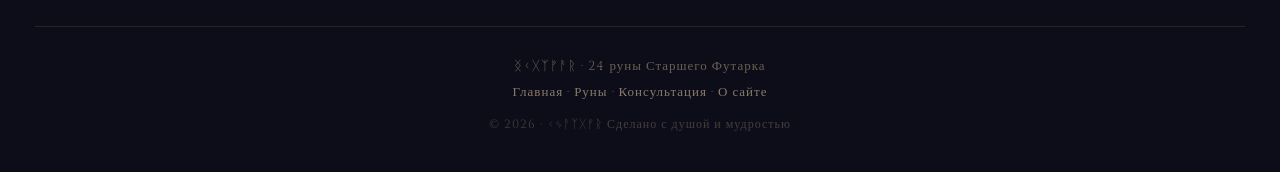
<file: consultation.html>
<!DOCTYPE html>
<html lang="ru">
<head>
    <!-- ===== FAVICON: РУНА АНСУЗ В КРУГЕ ===== -->
    <link rel="icon" type="image/svg+xml" href="data:image/svg+xml,<svg xmlns='http://www.w3.org/2000/svg' viewBox='0 0 100 100'><circle cx='50' cy='50' r='45' fill='none' stroke='%23c9a050' stroke-width='3'/><text x='50' y='68' font-size='55' text-anchor='middle' fill='%23c9a050' font-weight='bold' font-family='serif'>ᚨ</text></svg>">
    <meta charset="UTF-8">
    <meta name="viewport" content="width=device-width, initial-scale=1.0">
    <title>Консультация рунолога | Старший Футарк</title>
    <link href="https://fonts.googleapis.com/css2?family=Cinzel:wght@400;700&display=swap" rel="stylesheet">
    <link rel="stylesheet" href="style.css">
    <style>
        .consult-page {
            padding: 40px 20px;
            max-width: 1000px;
            margin: 0 auto;
        }

        .consult-page h1 {
            font-size: 38px;
            color: #c9a050;
            letter-spacing: 4px;
            text-align: center;
            margin-bottom: 10px;
        }

        .consult-page .subtitle {
            text-align: center;
            color: #b8ab9a;
            font-size: 16px;
            font-family: 'Georgia', serif;
            margin-bottom: 35px;
            line-height: 1.8;
        }

        .consult-hero {
            background: rgba(20, 20, 35, 0.4);
            border: 1px solid rgba(201, 160, 80, 0.08);
            border-radius: 20px;
            padding: 40px 35px;
            margin-bottom: 40px;
            display: grid;
            grid-template-columns: 1fr 1fr;
            gap: 40px;
            align-items: center;
        }

        .consult-hero .left .rune-big {
            font-size: 72px;
            color: #c9a050;
            display: block;
            text-shadow: 0 0 40px rgba(201, 160, 80, 0.15);
            margin-bottom: 10px;
        }

        .consult-hero .left h2 {
            font-size: 28px;
            color: #e8ddd0;
            letter-spacing: 2px;
            margin-bottom: 12px;
        }

        .consult-hero .left p {
            color: #b8ab9a;
            font-size: 16px;
            font-family: 'Georgia', serif;
            line-height: 1.8;
        }

        .consult-hero .right {
            text-align: center;
            background: rgba(201, 160, 80, 0.05);
            border-radius: 16px;
            padding: 30px 20px;
            border: 1px solid rgba(201, 160, 80, 0.1);
        }

        .consult-hero .right .price {
            font-size: 42px;
            color: #c9a050;
            font-weight: 700;
            font-family: 'Cinzel', serif;
        }

        .consult-hero .right .price-label {
            font-size: 14px;
            color: #6a5f50;
            letter-spacing: 2px;
            margin-bottom: 15px;
        }

        .consult-hero .right .btn-consult {
            display: inline-block;
            padding: 16px 45px;
            background: rgba(201, 160, 80, 0.15);
            border: 1px solid rgba(201, 160, 80, 0.3);
            border-radius: 30px;
            color: #e8c85a;
            font-family: 'Cinzel', serif;
            font-size: 16px;
            letter-spacing: 2px;
            text-decoration: none;
            transition: 0.3s;
            margin-top: 10px;
        }

        .consult-hero .right .btn-consult:hover {
            background: rgba(201, 160, 80, 0.25);
            border-color: #c9a050;
            transform: translateY(-3px);
            box-shadow: 0 10px 30px rgba(201, 160, 80, 0.15);
        }

        .consult-hero .right .note {
            font-size: 12px;
            color: #6a5f50;
            margin-top: 15px;
            font-style: italic;
        }

        .services {
            display: grid;
            grid-template-columns: repeat(3, 1fr);
            gap: 25px;
            margin: 30px 0 40px;
        }

        .service-card {
            background: rgba(20, 20, 35, 0.4);
            border: 1px solid rgba(201, 160, 80, 0.06);
            border-radius: 16px;
            padding: 25px 20px;
            text-align: center;
            transition: 0.3s;
        }

        .service-card:hover {
            border-color: rgba(201, 160, 80, 0.2);
            transform: translateY(-4px);
        }

        .service-card .icon {
            font-size: 36px;
            color: #c9a050;
            display: block;
            margin-bottom: 10px;
        }

        .service-card h3 {
            color: #e8ddd0;
            font-size: 18px;
            letter-spacing: 1px;
            margin-bottom: 8px;
        }

        .service-card p {
            color: #b8ab9a;
            font-size: 13px;
            font-family: 'Georgia', serif;
            line-height: 1.7;
        }

        .about-me {
            background: rgba(20, 20, 35, 0.3);
            border: 1px solid rgba(201, 160, 80, 0.06);
            border-radius: 20px;
            padding: 35px;
            margin-bottom: 40px;
        }

        .about-me h2 {
            color: #c9a050;
            font-size: 24px;
            letter-spacing: 2px;
            text-align: center;
            margin-bottom: 15px;
        }

        .about-me .content {
            display: grid;
            grid-template-columns: 1fr 1fr;
            gap: 30px;
        }

        .about-me .content .text p {
            color: #b8ab9a;
            font-size: 15px;
            font-family: 'Georgia', serif;
            line-height: 1.9;
            margin-bottom: 12px;
        }

        .about-me .content .text .highlight {
            color: #c9a050;
            font-weight: 700;
        }

        .about-me .content .badges {
            display: flex;
            flex-direction: column;
            gap: 10px;
            justify-content: center;
        }

        .about-me .content .badges .badge {
            background: rgba(201, 160, 80, 0.06);
            border: 1px solid rgba(201, 160, 80, 0.1);
            border-radius: 12px;
            padding: 12px 18px;
            text-align: center;
            color: #b8ab9a;
            font-size: 14px;
            font-family: 'Georgia', serif;
        }

        .about-me .content .badges .badge .num {
            color: #c9a050;
            font-weight: 700;
            font-size: 20px;
            font-family: 'Cinzel', serif;
        }

        .how-it-works {
            background: rgba(20, 20, 35, 0.3);
            border: 1px solid rgba(201, 160, 80, 0.06);
            border-radius: 20px;
            padding: 35px;
            margin-bottom: 40px;
        }

        .how-it-works h2 {
            color: #c9a050;
            font-size: 24px;
            letter-spacing: 2px;
            text-align: center;
            margin-bottom: 25px;
        }

        .steps {
            display: grid;
            grid-template-columns: repeat(4, 1fr);
            gap: 20px;
        }

        .step {
            text-align: center;
        }

        .step .num {
            display: inline-block;
            width: 40px;
            height: 40px;
            background: rgba(201, 160, 80, 0.1);
            border: 1px solid rgba(201, 160, 80, 0.2);
            border-radius: 50%;
            line-height: 40px;
            font-size: 18px;
            color: #c9a050;
            font-weight: 700;
            font-family: 'Cinzel', serif;
            margin-bottom: 10px;
        }

        .step h4 {
            color: #e8ddd0;
            font-size: 16px;
            letter-spacing: 1px;
            margin-bottom: 5px;
        }

        .step p {
            color: #b8ab9a;
            font-size: 12px;
            font-family: 'Georgia', serif;
            line-height: 1.6;
        }

        .social-block {
            text-align: center;
            margin: 30px 0 40px;
            padding: 35px;
            background: rgba(20, 20, 35, 0.3);
            border: 1px solid rgba(201, 160, 80, 0.06);
            border-radius: 20px;
        }

        .social-block h2 {
            color: #c9a050;
            font-size: 24px;
            letter-spacing: 2px;
            margin-bottom: 15px;
        }

        .social-block p {
            color: #b8ab9a;
            font-size: 15px;
            font-family: 'Georgia', serif;
            margin-bottom: 20px;
        }

        .social-links {
            display: flex;
            justify-content: center;
            gap: 25px;
            flex-wrap: wrap;
        }

        .social-links a {
            display: inline-flex;
            align-items: center;
            gap: 10px;
            padding: 14px 30px;
            border-radius: 30px;
            text-decoration: none;
            font-family: 'Cinzel', serif;
            font-size: 14px;
            letter-spacing: 1px;
            transition: 0.3s;
        }

        .social-links .tg {
            background: #0088cc;
            color: white;
            border: 1px solid #0088cc;
        }

        .social-links .tg:hover {
            background: #006699;
            transform: translateY(-3px);
            box-shadow: 0 10px 30px rgba(0, 136, 204, 0.3);
        }

        .social-links .yt {
            background: #ff0000;
            color: white;
            border: 1px solid #ff0000;
        }

        .social-links .yt:hover {
            background: #cc0000;
            transform: translateY(-3px);
            box-shadow: 0 10px 30px rgba(255, 0, 0, 0.3);
        }

        .social-links .site {
            background: rgba(201, 160, 80, 0.1);
            color: #c9a050;
            border: 1px solid rgba(201, 160, 80, 0.2);
        }

        .social-links .site:hover {
            background: rgba(201, 160, 80, 0.2);
            border-color: #c9a050;
            transform: translateY(-3px);
        }

        .reviews {
            display: grid;
            grid-template-columns: 1fr 1fr 1fr;
            gap: 25px;
            margin: 30px 0 40px;
        }

        .review-card {
            background: rgba(20, 20, 35, 0.3);
            border: 1px solid rgba(201, 160, 80, 0.06);
            border-radius: 16px;
            padding: 20px 20px 18px;
        }

        .review-card .text {
            color: #b8ab9a;
            font-size: 13px;
            font-family: 'Georgia', serif;
            line-height: 1.7;
            font-style: italic;
        }

        .review-card .author {
            color: #c9a050;
            font-size: 13px;
            font-family: 'Cinzel', serif;
            letter-spacing: 1px;
            margin-top: 12px;
        }

        .review-card .date {
            font-size: 11px;
            color: #6a5f50;
        }

        @media (max-width: 900px) {
            .consult-hero {
                grid-template-columns: 1fr;
                gap: 25px;
            }
            .services {
                grid-template-columns: 1fr 1fr;
            }
            .steps {
                grid-template-columns: 1fr 1fr;
            }
            .reviews {
                grid-template-columns: 1fr 1fr;
            }
        }

        @media (max-width: 768px) {
            .consult-page h1 {
                font-size: 28px;
            }
            .about-me .content {
                grid-template-columns: 1fr;
            }
            .services {
                grid-template-columns: 1fr;
            }
            .steps {
                grid-template-columns: 1fr;
            }
            .reviews {
                grid-template-columns: 1fr;
            }
            .social-links a {
                padding: 12px 20px;
                font-size: 12px;
            }
            .consult-hero .left h2 {
                font-size: 22px;
            }
            .consult-hero .right .price {
                font-size: 32px;
            }
        }

        @media (max-width: 480px) {
            .consult-page h1 {
                font-size: 22px;
            }
            .consult-hero {
                padding: 25px 20px;
            }
            .consult-hero .left .rune-big {
                font-size: 48px;
            }
            .consult-hero .right .btn-consult {
                padding: 14px 30px;
                font-size: 14px;
            }
            .social-links {
                flex-direction: column;
                align-items: center;
            }
            .social-links a {
                width: 100%;
                justify-content: center;
            }
        }
    </style>
</head>
<body>

    <div class="container">

      <!-- ===== ШАПКА С МЕНЮ В ДВА РЯДА ===== -->
        <header>
            <div class="logo">
                ᛝᚲᚷᛉᚠᚨᚱ
                <span>Старший Футарк · 24 руны</span>
            </div>
            <!-- ===== НАВИГАЦИЯ В ДВА РЯДА ===== -->
            <nav>
                <!-- ПЕРВЫЙ РЯД: Основные разделы (по левому краю) -->
                <div class="nav-row nav-row-left">
                    <a href="index.html" class="main-link">
                        Главная
                        <span class="tooltip">
                            <span class="rune-icon">ᚱ</span>
                            <span class="highlight">Вернуться на главную</span><br>
                            Главная страница с руническим кругом
                        </span>
                    </a>
                    <a href="runes.html" class="runes-link">
                        24 Руны Футарха
                        <span class="tooltip">
                            <span class="rune-icon">ᚠ</span>
                            <span class="highlight">Все 24 руны Футарка</span><br>
                            Значения, символы и атты
                        </span>
                    </a>
                    <a href="rune-horoscope.html" class="horoscope-link">
                        Рунический гороскоп
                        <span class="tooltip">
                            <span class="rune-icon">ᛃ</span>
                            <span class="highlight">Рунический гороскоп</span><br>
                            Предсказание по дате рождения
                        </span>
                    </a>
                    <a href="rune-divination.html" class="divination-link">
                        Гадание на рунах
                        <span class="tooltip">
                            <span class="rune-icon">ᛉ</span>
                            <span class="highlight">Онлайн-гадание на рунах</span><br>
                            Брось руны и узнай судьбу
                        </span>
                    </a>
                    <a href="gods.html" class="gods-link">
                        Асы и Боги Скандинавии
                        <span class="tooltip">
                            <span class="rune-icon">ᚨ</span>
                            <span class="highlight">Скандинавские боги</span><br>
                            Один, Тор, Локи, Фрейя и другие
                        </span>
                    </a>
                    <a href="mifolgi.html" class="myth-link">
                        Скандинавская мифология
                        <span class="tooltip">
                            <span class="rune-icon">ᛝ</span>
                            <span class="highlight">Подробная страница</span><br>
                            Девять миров, руны и боги
                        </span>
                    </a>
                    <a href="about.html" class="about-link">
                        О создании сайте
                        <span class="tooltip">
                            <span class="rune-icon">ᛉ</span>
                            <span class="highlight">О проекте</span><br>
                            Создатель, цели и поддержка
                        </span>
                    </a>
                </div>

                <!-- ВТОРОЙ РЯД: Консультация, Обратная связь, Поддержка (прижаты к правому краю) -->
                <div class="nav-row nav-row-right">
                    <a href="feedback.html" class="feedback-link">
                        📧 Обратная связь с поддержкой
                        <span class="tooltip">
                            <span class="rune-icon">ᚨ</span>
                            <span class="highlight">Написать разработчику сайта</span><br>
                            Вопросы, идеи и поддержка
                        </span>
                    </a>
                    <a href="consultation.html" class="support-link" style="color: #c9a050; border-bottom-color: rgba(201,160,80,0.3);">
                        ✈️ Консультация рунолога
                        <span class="tooltip">
                            <span class="rune-icon">ᚨ</span>
                            <span class="highlight">Консультация рунолога</span><br>
                            Помощь в вопросах жизни и судьбы
                        </span>
                    </a>
                    <a href="support.html" class="support-link" style="color: #c9a050; border-bottom-color: rgba(201,160,80,0.3);">
                        ₽ Финансовая поддержка сайта
                        <span class="tooltip">
                            <span class="rune-icon">ᛉ</span>
                            <span class="highlight">Поддержать создателя</span><br>
                            Финансовая поддержка, информация об авторе
                        </span>
                    </a>
                </div>
            </nav>
        </header>

            <div class="about-me">
                <h2>✦ Об эксперте ✦</h2>
                <div class="content">
                    <div class="text">
                        <p>
                            Здравствуйте. Я изучаю руны и скандинавскую
                            традицию. В своей практике я опираюсь на аутентичные источники —
                            Старшую и Младшую Эдду, археологические находки и работы современных рунологов.
                        </p>
                        <p>
                            Руны не предсказываю будущее — я помогаю людям <span class="highlight">увидеть свой путь</span>
                            и принять осознанные решения. Каждая консультация — это индивидуальный подход
                            и глубокое погружение в вашу ситуацию.
                        </p>
                    </div>
                    <div class="badges">
                        <div class="badge">
                            <span class="num">✦</span> Древняя традиция
                        </div>
                        <div class="badge">
                            <span class="num">ᚨ</span> Аутентичный подход
                        </div>
                        <div class="badge">
                            <span class="num">ᛉ</span> Индивидуальный разбор
                        </div>
                        <div class="badge">
                            <span class="num">✦</span> Конфиденциальность
                        </div>
                        
                    </div>
                </div>
            </div>

<div class="consult-hero">
                <div class="left">
                    <span class="rune-big">ᛉ</span>
                    <h2>Сделайте шаг к пониманию своей судьбы</h2>
                    <p>
                        Руны помогают увидеть скрытые причины событий, найти выход из трудной ситуации
                        и обрести внутреннюю гармонию. Эксперт поможет вам прочитать знаки судьбы и
                        найти ответы на самые важные вопросы.
                    </p>
                </div>
                <div class="right">
                    <a href="https://t.me/wiztower" target="_blank" class="btn-consult">✧ Записаться ✧</a>
                    <div class="note">Онлайн-консультация в Telegram</div>
                </div>
            </div>

            <div class="how-it-works">
                <h2>✦ Как проходит консультация ✦</h2>
                <div class="steps">
                    <div class="step">
                        <div class="num">1</div>
                        <h4>Знакомство</h4>
                        <p>Вы рассказываете о своей ситуации и задаёте вопросы.</p>
                    </div>
                    <div class="step">
                        <div class="num">2</div>
                        <h4>Расклад</h4>
                        <p>Я делаю рунический расклад, который показывает вашу ситуацию.</p>
                    </div>
                    <div class="step">
                        <div class="num">3</div>
                        <h4>Разбор</h4>
                        <p>Мы анализируем расклад, находим корни проблем и возможности.</p>
                    </div>
                    <div class="step">
                        <div class="num">4</div>
                        <h4>Рекомендации</h4>
                        <p>Вы получаете практические советы и план действий.</p>
                    </div>
                </div>
            </div>

            <div class="social-block">
                <h2>✦ Подпишитесь на мои каналы ✦</h2>
                <p>
                    Чтобы быть в курсе новых материалов, практических советов и
                    новостей подписывайтесь на канал:
                </p>
                <div class="social-links">
                    <a href="https://www.youtube.com/@frothmar" target="_blank" class="yt">
                        ▶️ YouTube
                    </a>
                </div>
                <div style="margin-top: 20px; font-size: 13px; color: #6a5f50;">
                    В Telegram и YouTube разбор рун и ответы на вопросы подписчиков.
                </div>
            </div>

        </section>

        <!-- ===== ПОДВАЛ ===== -->
        <footer>
            <p>ᛝᚲᚷᛉᚠᚨᚱ · 24 руны Старшего Футарка</p>
            <p style="margin-top: 8px;">
                <a href="index.html">Главная</a> ·
                <a href="runes.html">Руны</a> ·
                <a href="consultation.html">Консультация</a> ·
                <a href="about.html">О сайте</a>
            </p>
            <p style="margin-top: 15px; font-size: 12px; opacity: 0.6;">
                © 2026 · ᚲᛃᚨᛉᚷᚠᚱ Сделано с душой и мудростью
            </p>
        </footer>

    </div>

</body>
</html>
</file>
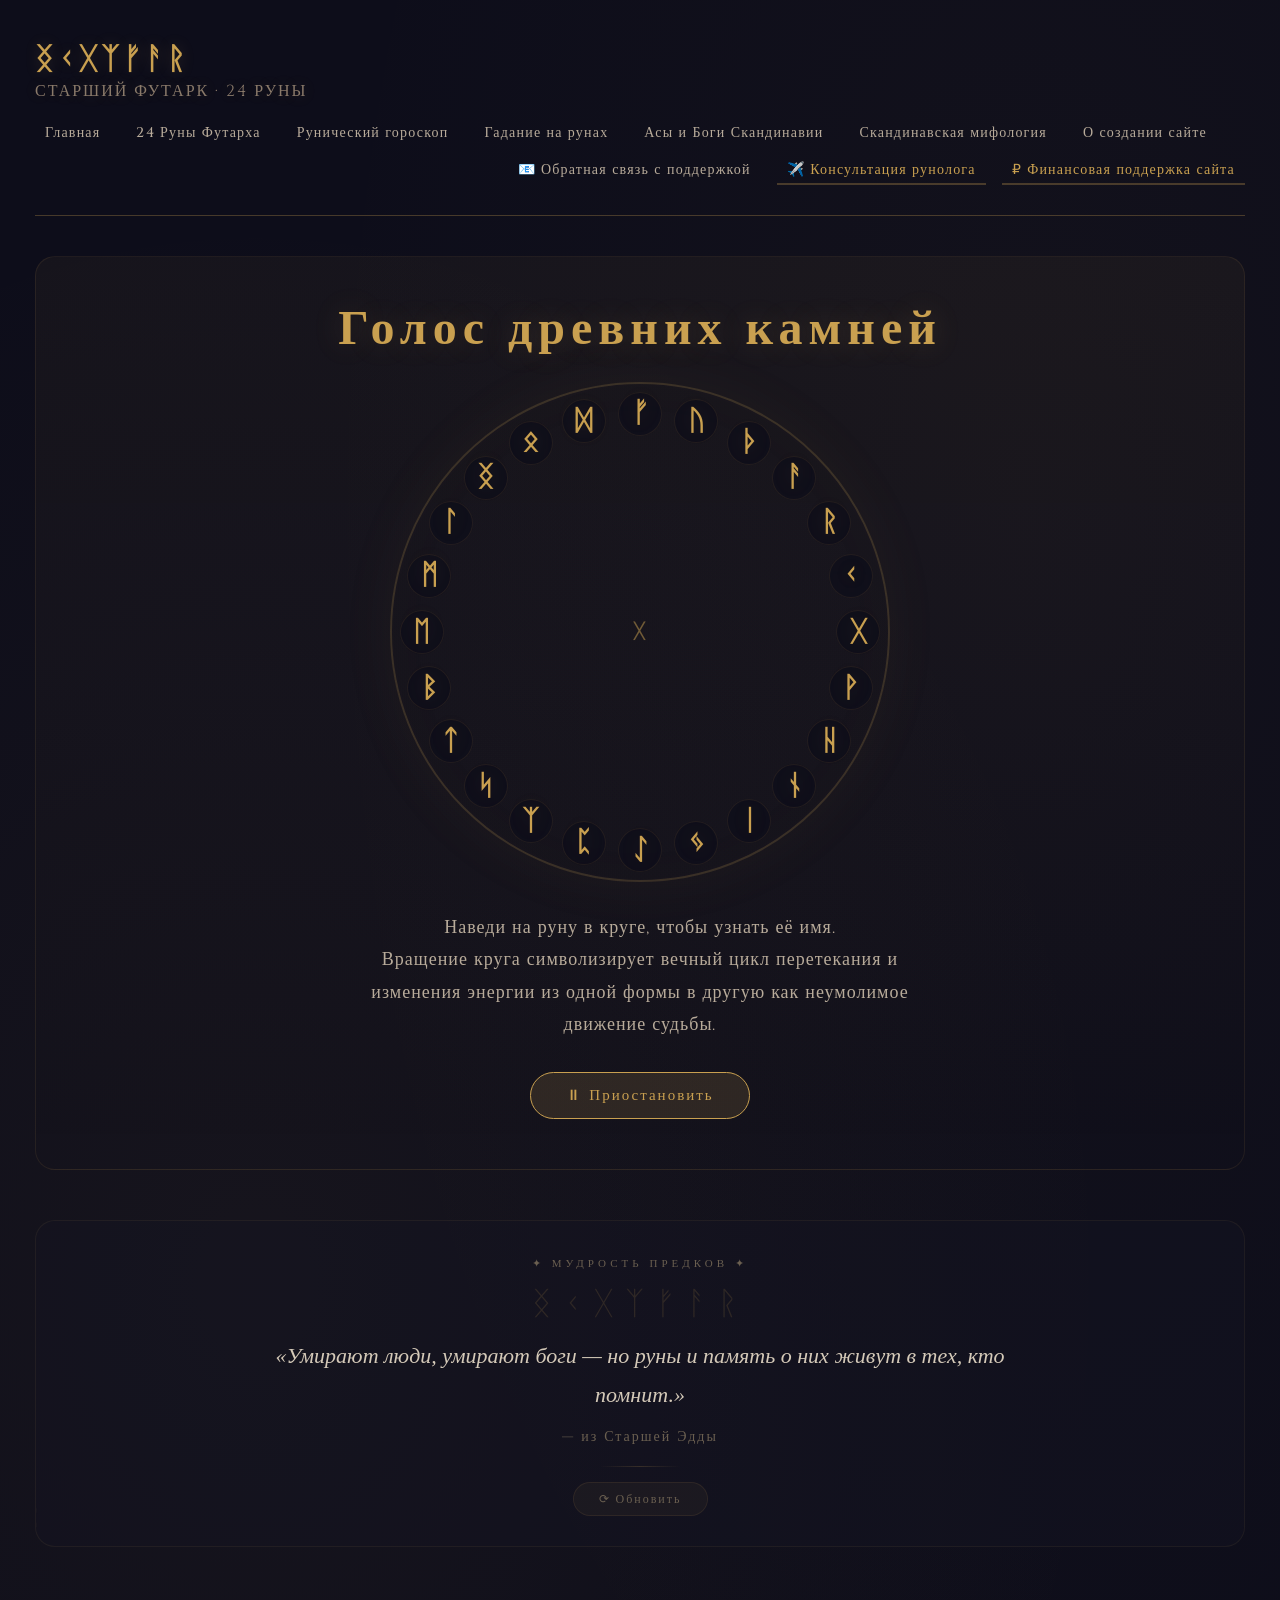
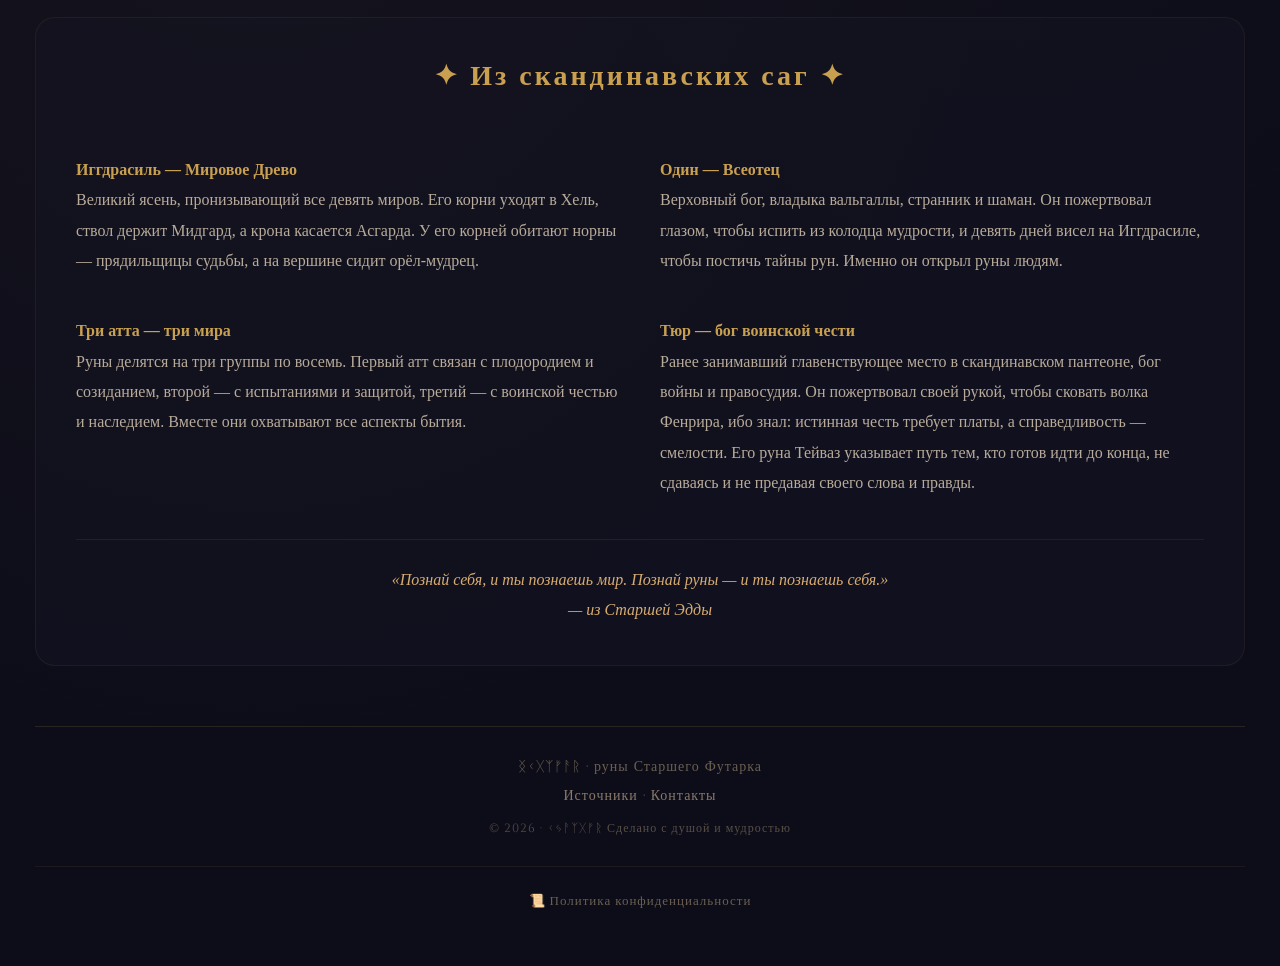
<file: deepseek_html_20260906_3f0349(1).html>
<!DOCTYPE html>
<html lang="ru">
<head>
     <!-- ===== FAVICON: РУНА АНСУЗ В КРУГЕ ===== -->
    <link rel="icon" type="image/svg+xml" href="data:image/svg+xml,<svg xmlns='http://www.w3.org/2000/svg' viewBox='0 0 100 100'><circle cx='50' cy='50' r='45' fill='none' stroke='%23c9a050' stroke-width='3'/><text x='50' y='68' font-size='55' text-anchor='middle' fill='%23c9a050' font-weight='bold' font-family='serif'>ᚨ</text></svg>">
    <meta name="yandex-verification" content="3bbac91fb7c6c76a" />
    
    <meta charset="UTF-8">
    <meta name="viewport" content="width=device-width, initial-scale=1.0">
    <title>Руны Старшего Футарка | Скандинавская мифология</title>
    <link rel="manifest" href="/manifest.json">
    <meta name="theme-color" content="#c9a050">
    <meta name="apple-mobile-web-app-capable" content="yes">
    <meta name="apple-mobile-web-app-status-bar-style" content="black-translucent">
    <link href="https://fonts.googleapis.com/css2?family=Cinzel:wght@400;700&display=swap" rel="stylesheet">
    
    <!-- ===== ПОДКЛЮЧЕНИЕ ВНЕШНЕГО STYLE.CSS ===== -->
    <link rel="stylesheet" href="style.css">
    
    <style>
        /* ===== ДОПОЛНИТЕЛЬНЫЕ СТИЛИ ТОЛЬКО ДЛЯ ГЛАВНОЙ СТРАНИЦЫ ===== */
        
        /* ===== НАВИГАЦИЯ В ДВА РЯДА ===== */
        nav {
            display: flex;
            flex-direction: column;
            align-items: flex-end;
            gap: 6px;
            width: 100%;
        }

        .nav-row {
            display: flex;
            flex-wrap: wrap;
            align-items: center;
            gap: 8px 16px;
            width: 100%;
        }

        .nav-row-left {
            justify-content: flex-start;
        }

        .nav-row-right {
            justify-content: flex-end;
        }

        nav a {
            color: #b8ab9a;
            text-decoration: none;
            font-size: 14px;
            letter-spacing: 1.2px;
            transition: 0.3s;
            border-bottom: 2px solid transparent;
            padding: 6px 10px 4px 10px;
            position: relative;
            white-space: nowrap;
            font-weight: 500;
        }

        nav a:hover {
            color: #c9a050;
            border-bottom-color: #c9a050;
        }

        /* ===== ВЫДЕЛЕННЫЕ КНОПКИ В МЕНЮ ===== */
        .support-link {
            color: #c9a050 !important;
            border-bottom-color: rgba(201, 160, 80, 0.3) !important;
        }

        .support-link:hover {
            color: #f0d890 !important;
            border-bottom-color: #c9a050 !important;
        }

        /* ===== ГЕРОЙ С РУНИЧЕСКИМ КРУГОМ ===== */
        .hero {
            text-align: center;
            padding: 40px 20px 50px;
            background: linear-gradient(180deg, rgba(201, 160, 80, 0.05) 0%, transparent 100%);
            border-radius: 20px;
            margin-bottom: 50px;
            border: 1px solid rgba(201, 160, 80, 0.1);
        }

        .hero h1 {
            font-size: 48px;
            color: #c9a050;
            text-shadow: 0 0 30px rgba(201, 160, 80, 0.2);
            letter-spacing: 6px;
            margin-bottom: 10px;
        }

        .hero .subtitle {
            font-size: 18px;
            color: #b8ab9a;
            max-width: 600px;
            margin: 0 auto 30px;
            letter-spacing: 1px;
            line-height: 1.8;
        }

        /* ===== РУНИЧЕСКИЙ КРУГ ===== */
        .rune-circle-container {
            display: flex;
            justify-content: center;
            align-items: center;
            margin: 20px auto 30px;
            width: 100%;
            max-width: 500px;
            aspect-ratio: 1 / 1;
            position: relative;
        }

        .rune-circle {
            position: relative;
            width: 100%;
            height: 100%;
            border-radius: 50%;
            border: 2px solid rgba(201, 160, 80, 0.2);
            box-shadow: 0 0 60px rgba(201, 160, 80, 0.05), inset 0 0 60px rgba(201, 160, 80, 0.02);
            animation: rotateCircle 60s linear infinite;
        }

        .rune-circle .rune-item {
            position: absolute;
            font-size: 28px;
            color: #c9a050;
            text-shadow: 0 0 20px rgba(201, 160, 80, 0.15);
            width: 44px;
            height: 44px;
            display: flex;
            align-items: center;
            justify-content: center;
            font-weight: 700;
            background: rgba(13, 13, 26, 0.7);
            border-radius: 50%;
            border: 1px solid rgba(201, 160, 80, 0.1);
            transition: 0.4s;
            cursor: default;
            user-select: none;
            backdrop-filter: blur(2px);
        }

        .rune-circle .rune-item:hover {
            transform: scale(1.3);
            border-color: #c9a050;
            box-shadow: 0 0 30px rgba(201, 160, 80, 0.2);
            background: rgba(13, 13, 26, 0.9);
            z-index: 10;
        }

        .rune-circle .rune-item .tooltip {
            position: absolute;
            bottom: calc(100% + 12px);
            left: 50%;
            transform: translateX(-50%);
            background: rgba(13, 13, 26, 0.95);
            color: #c9a050;
            padding: 6px 14px;
            border-radius: 8px;
            font-size: 12px;
            font-family: 'Cinzel', serif;
            letter-spacing: 1px;
            white-space: nowrap;
            border: 1px solid rgba(201, 160, 80, 0.2);
            opacity: 0;
            pointer-events: none;
            transition: 0.3s;
        }

        .rune-circle .rune-item:hover .tooltip {
            opacity: 1;
        }

        @keyframes rotateCircle {
            from { transform: rotate(0deg); }
            to { transform: rotate(360deg); }
        }

        /* ===== ЦЕНТРАЛЬНЫЙ ЭЛЕМЕНТ КРУГА ===== */
        .circle-center {
            position: absolute;
            top: 50%;
            left: 50%;
            transform: translate(-50%, -50%);
            font-size: 20px;
            color: #c9a050;
            opacity: 0.5;
            letter-spacing: 2px;
            text-shadow: 0 0 30px rgba(201, 160, 80, 0.1);
            pointer-events: none;
            font-weight: 700;
            text-align: center;
            line-height: 1.4;
        }

        .circle-center small {
            display: block;
            font-size: 10px;
            opacity: 0.5;
            letter-spacing: 3px;
            font-weight: 400;
        }

        /* ===== КНОПКИ УПРАВЛЕНИЯ ===== */
        .circle-controls {
            display: flex;
            justify-content: center;
            gap: 20px;
            margin-top: 25px;
            flex-wrap: wrap;
        }

        .circle-controls button {
            background: rgba(201, 160, 80, 0.08);
            border: 1px solid rgba(201, 160, 80, 0.2);
            color: #c9a050;
            padding: 12px 35px;
            border-radius: 30px;
            font-family: 'Cinzel', serif;
            font-size: 15px;
            letter-spacing: 2px;
            cursor: pointer;
            transition: 0.3s;
        }

        .circle-controls button:hover {
            background: rgba(201, 160, 80, 0.15);
            border-color: #c9a050;
            box-shadow: 0 0 30px rgba(201, 160, 80, 0.05);
        }

        .circle-controls button.active {
            background: rgba(201, 160, 80, 0.15);
            border-color: #c9a050;
        }

        /* ===== ЗАГОЛОВКИ АТТОВ ===== */
        .att-title {
            text-align: center;
            color: #c9a050;
            font-size: 28px;
            letter-spacing: 8px;
            margin: 60px 0 30px;
            padding: 15px 0;
            border-top: 1px solid rgba(201, 160, 80, 0.1);
            border-bottom: 1px solid rgba(201, 160, 80, 0.1);
            text-transform: uppercase;
        }

        .att-title span {
            color: #6a5f50;
            font-size: 14px;
            letter-spacing: 3px;
            display: block;
            margin-top: 5px;
            font-weight: 400;
        }

        /* ===== СЕТКА РУН ===== */
        .rune-grid {
            display: grid;
            grid-template-columns: repeat(auto-fit, minmax(210px, 1fr));
            gap: 25px;
            margin: 20px 0 30px;
            align-items: stretch;
        }

        .rune-grid a {
            text-decoration: none;
            color: inherit;
            display: block;
        }

        .rune-card {
            background: rgba(30, 30, 50, 0.6);
            backdrop-filter: blur(5px);
            border: 1px solid rgba(201, 160, 80, 0.12);
            border-radius: 16px;
            padding: 22px 12px 25px;
            text-align: center;
            transition: 0.4s ease;
            cursor: default;
            box-shadow: 0 5px 20px rgba(0, 0, 0, 0.3);
            height: 100%;
            min-height: 280px;
            display: flex;
            flex-direction: column;
            align-items: center;
            justify-content: flex-start;
        }

        .rune-card:hover {
            transform: translateY(-8px);
            border-color: #c9a050;
            box-shadow: 0 15px 40px rgba(201, 160, 80, 0.15);
            background: rgba(40, 35, 45, 0.8);
        }

        .rune-card .symbol {
            font-size: 48px;
            color: #c9a050;
            display: block;
            margin-bottom: 10px;
            font-weight: 700;
            text-shadow: 0 0 20px rgba(201, 160, 80, 0.1);
            flex-shrink: 0;
        }

        .rune-card .name {
            font-size: 20px;
            font-weight: 700;
            color: #e8ddd0;
            margin-bottom: 6px;
            letter-spacing: 2px;
            flex-shrink: 0;
        }

        .rune-card .meaning {
            font-size: 13px;
            color: #a89988;
            line-height: 1.5;
            font-family: 'Georgia', serif;
            flex: 1;
            display: flex;
            flex-direction: column;
            justify-content: center;
        }

        .rune-card .meaning span {
            display: block;
            font-size: 11px;
            color: #c9a050;
            margin-top: 6px;
            letter-spacing: 1px;
            font-weight: 700;
            font-family: 'Cinzel', serif;
        }

        /* ===== РАЗДЕЛ О МИФОЛОГИИ ===== */
        .myth-section {
            display: grid;
            grid-template-columns: 1fr 1fr;
            gap: 40px;
            margin: 70px 0 40px;
            padding: 40px;
            background: rgba(20, 20, 35, 0.5);
            border-radius: 20px;
            border: 1px solid rgba(201, 160, 80, 0.08);
        }

        .myth-section h2 {
            font-size: 28px;
            color: #c9a050;
            letter-spacing: 3px;
            margin-bottom: 20px;
            grid-column: 1 / -1;
            text-align: center;
        }

        .myth-text {
            color: #b8ab9a;
            line-height: 1.9;
            font-size: 16px;
            font-family: 'Georgia', serif;
        }

        .myth-text strong {
            color: #c9a050;
        }

        .myth-text:last-of-type {
            grid-column: 1 / -1;
            text-align: center;
            color: #6a5f50;
            font-style: italic;
            border-top: 1px solid rgba(201, 160, 80, 0.1);
            padding-top: 25px;
        }

        /* ===== ПОДВАЛ ===== */
        footer {
            margin-top: 60px;
            padding: 30px 0 20px;
            border-top: 1px solid rgba(201, 160, 80, 0.15);
            text-align: center;
            color: #6a5f50;
            font-size: 14px;
            letter-spacing: 1px;
        }

        footer a {
            color: #8a7a6a;
            text-decoration: none;
            transition: 0.3s;
        }

        footer a:hover {
            color: #c9a050;
        }

        /* ===== АДАПТАЦИЯ ===== */
        @media (max-width: 768px) {
            .hero h1 {
                font-size: 32px;
            }
            .rune-circle-container {
                max-width: 340px;
            }
            .rune-circle .rune-item {
                font-size: 20px;
                width: 34px;
                height: 34px;
            }
            .rune-circle .rune-item .tooltip {
                font-size: 10px;
                padding: 4px 10px;
            }
            .rune-grid {
                grid-template-columns: repeat(auto-fit, minmax(160px, 1fr));
                gap: 18px;
            }
            .rune-card .symbol {
                font-size: 38px;
            }
            .myth-section {
                grid-template-columns: 1fr;
                padding: 25px;
            }
            .att-title {
                font-size: 22px;
                letter-spacing: 4px;
            }
            nav a {
                font-size: 13px;
                padding: 5px 8px 3px 8px;
                letter-spacing: 1px;
            }
            .nav-row {
                gap: 6px 12px;
            }
            .nav-row-right {
                justify-content: center;
            }
            .nav-row-left {
                justify-content: center;
            }
        }

        @media (max-width: 480px) {
            .hero h1 {
                font-size: 26px;
            }
            .rune-circle-container {
                max-width: 280px;
            }
            .rune-circle .rune-item {
                font-size: 16px;
                width: 28px;
                height: 28px;
            }
            .rune-grid {
                grid-template-columns: 1fr 1fr;
                gap: 12px;
            }
            .rune-card {
                padding: 16px 8px 18px;
                min-height: 200px;
            }
            .rune-card .symbol {
                font-size: 32px;
            }
            .rune-card .name {
                font-size: 16px;
            }
            .rune-card .meaning {
                font-size: 11px;
            }
            .att-title {
                font-size: 18px;
            }
            nav a {
                font-size: 11px;
                padding: 4px 6px 2px 6px;
                letter-spacing: 0.5px;
            }
            .nav-row {
                gap: 4px 8px;
            }
        }
    </style>
</head>
<body>

    <div class="container">

        <!-- ===== ШАПКА С МЕНЮ В ДВА РЯДА ===== -->
        <header>
            <div class="logo">
                ᛝᚲᚷᛉᚠᚨᚱ
                <span>Старший Футарк · 24 руны</span>
            </div>
            <!-- ===== НАВИГАЦИЯ В ДВА РЯДА ===== -->
            <nav>
                <!-- ПЕРВЫЙ РЯД: Основные разделы (по левому краю) -->
                <div class="nav-row nav-row-left">
                    <a href="index.html" class="main-link">
                        Главная
                        <span class="tooltip">
                            <span class="rune-icon">ᚱ</span>
                            <span class="highlight">Вернуться на главную</span><br>
                            Главная страница с руническим кругом
                        </span>
                    </a>
                    <a href="runes.html" class="runes-link">
                        24 Руны Футарха
                        <span class="tooltip">
                            <span class="rune-icon">ᚠ</span>
                            <span class="highlight">Все 24 руны Футарка</span><br>
                            Значения, символы и атты
                        </span>
                    </a>
                    <a href="rune-horoscope.html" class="horoscope-link">
                        Рунический гороскоп
                        <span class="tooltip">
                            <span class="rune-icon">ᛃ</span>
                            <span class="highlight">Рунический гороскоп</span><br>
                            Предсказание по дате рождения
                        </span>
                    </a>
                    <a href="rune-divination.html" class="divination-link">
                        Гадание на рунах
                        <span class="tooltip">
                            <span class="rune-icon">ᛉ</span>
                            <span class="highlight">Онлайн-гадание на рунах</span><br>
                            Брось руны и узнай судьбу
                        </span>
                    </a>
                    <a href="gods.html" class="gods-link">
                        Асы и Боги Скандинавии
                        <span class="tooltip">
                            <span class="rune-icon">ᚨ</span>
                            <span class="highlight">Скандинавские боги</span><br>
                            Один, Тор, Локи, Фрейя и другие
                        </span>
                    </a>
                    <a href="mifolgi.html" class="myth-link">
                        Скандинавская мифология
                        <span class="tooltip">
                            <span class="rune-icon">ᛝ</span>
                            <span class="highlight">Подробная страница</span><br>
                            Девять миров, руны и боги
                        </span>
                    </a>
                    <a href="about.html" class="about-link">
                        О создании сайте
                        <span class="tooltip">
                            <span class="rune-icon">ᛉ</span>
                            <span class="highlight">О проекте</span><br>
                            Создатель, цели и поддержка
                        </span>
                    </a>
                </div>

                <!-- ВТОРОЙ РЯД: Консультация, Обратная связь, Поддержка (прижаты к правому краю) -->
                <div class="nav-row nav-row-right">
                    <a href="feedback.html" class="feedback-link">
                        📧 Обратная связь с поддержкой
                        <span class="tooltip">
                            <span class="rune-icon">ᚨ</span>
                            <span class="highlight">Написать разработчику сайта</span><br>
                            Вопросы, идеи и поддержка
                        </span>
                    </a>
                    <a href="consultation.html" class="support-link" style="color: #c9a050; border-bottom-color: rgba(201,160,80,0.3);">
                        ✈️ Консультация рунолога
                        <span class="tooltip">
                            <span class="rune-icon">ᚨ</span>
                            <span class="highlight">Консультация рунолога</span><br>
                            Помощь в вопросах жизни и судьбы
                        </span>
                    </a>
                    <a href="support.html" class="support-link" style="color: #c9a050; border-bottom-color: rgba(201,160,80,0.3);">
                        ₽ Финансовая поддержка сайта
                        <span class="tooltip">
                            <span class="rune-icon">ᛉ</span>
                            <span class="highlight">Поддержать создателя</span><br>
                            Финансовая поддержка, информация об авторе
                        </span>
                    </a>
                </div>
            </nav>
        </header>

        <!-- ===== ГЕРОЙ С РУНИЧЕСКИМ КРУГОМ ===== -->
        <section class="hero">
            <h1>Голос древних камней</h1>
            <div class="rune-circle-container">
                <div class="rune-circle" id="runeCircle">
                    <div class="circle-center">ᚷ</div>
                </div>
            </div>

            <p class="subtitle">
                Наведи на руну в круге, чтобы узнать её имя.<br>
                Вращение круга символизирует вечный цикл перетекания и изменения энергии
                из одной формы в другую как неумолимое движение судьбы.
            </p>

            <div class="circle-controls">
                <button id="toggleRotation" class="active">⏸ Приостановить</button>
            </div>
        </section>

        <!-- ============================================================ -->
        <!-- ===== ЦИТАТА ДНЯ / МУДРОСТЬ ПРЕДКОВ ===== -->
        <!-- ============================================================ -->

        <section style="margin: 30px 0 40px;">
            <div style="
                background: rgba(20, 20, 35, 0.4);
                border: 1px solid rgba(201, 160, 80, 0.08);
                border-radius: 20px;
                padding: 35px 30px 30px;
                text-align: center;
                position: relative;
                overflow: hidden;
            ">
                <div style="position: absolute; top: -50px; right: -50px; font-size: 120px; color: rgba(201, 160, 80, 0.03); pointer-events: none; font-family: serif;">ᛉ</div>
                <div style="position: absolute; bottom: -30px; left: -30px; font-size: 80px; color: rgba(201, 160, 80, 0.03); pointer-events: none; font-family: serif;">ᚨ</div>

                <div style="color: #6a5f50; font-size: 11px; letter-spacing: 4px; margin-bottom: 12px; text-transform: uppercase;">✦ Мудрость предков ✦</div>
                <div style="font-size: 32px; color: rgba(201, 160, 80, 0.15); letter-spacing: 12px; margin-bottom: 10px;">ᛝᚲᚷᛉᚠᚨᚱ</div>

                <div id="dailyQuote" style="font-size: 22px; color: #d4c9b8; font-family: 'Georgia', serif; line-height: 1.8; font-style: italic; max-width: 750px; margin: 0 auto 12px;">
                    «Познай себя, и ты познаешь мир.»
                </div>
                <div style="font-size: 14px; color: #6a5f50; letter-spacing: 2px;" id="quoteAuthor">— из Старшей Эдды</div>

                <div style="margin: 20px auto 0; width: 80px; height: 1px; background: linear-gradient(90deg, transparent, rgba(201, 160, 80, 0.2), transparent);"></div>

                <button onclick="updateQuote()" style="margin-top: 15px; background: rgba(201, 160, 80, 0.05); border: 1px solid rgba(201, 160, 80, 0.1); border-radius: 30px; padding: 8px 25px; color: #6a5f50; font-size: 12px; letter-spacing: 2px; font-family: 'Cinzel', serif; cursor: pointer; transition: 0.3s;" onmouseover="this.style.borderColor='rgba(201,160,80,0.3)'; this.style.color='#b8ab9a';" onmouseout="this.style.borderColor='rgba(201,160,80,0.1)'; this.style.color='#6a5f50';">
                    ⟳ Обновить
                </button>
            </div>
        </section>

        <!-- ============================================================ -->
        <!-- ===== РАЗДЕЛ О МИФОЛОГИИ ===== -->
        <!-- ============================================================ -->

        <section class="myth-section" id="myth">
            <h2>✦ Из скандинавских саг ✦</h2>

            <div class="myth-text">
                <strong>Иггдрасиль — Мировое Древо</strong><br>
                Великий ясень, пронизывающий все девять миров. Его корни уходят в Хель, ствол держит Мидгард, а крона касается Асгарда. У его корней обитают норны — прядильщицы судьбы, а на вершине сидит орёл-мудрец.
            </div>

            <div class="myth-text">
                <strong>Один — Всеотец</strong><br>
                Верховный бог, владыка вальгаллы, странник и шаман. Он пожертвовал глазом, чтобы испить из колодца мудрости, и девять дней висел на Иггдрасиле, чтобы постичь тайны рун. Именно он открыл руны людям.
            </div>

            <div class="myth-text">
                <strong>Три атта — три мира</strong><br>
                Руны делятся на три группы по восемь. Первый атт связан с плодородием и созиданием, второй — с испытаниями и защитой, третий — с воинской честью и наследием. Вместе они охватывают все аспекты бытия.
            </div>

            <div class="myth-text">
                <strong>Тюр — бог воинской чести</strong><br>
                Ранее занимавший главенствующее место в скандинавском пантеоне, бог войны и правосудия. Он пожертвовал своей рукой, чтобы сковать волка Фенрира, ибо знал: истинная честь требует платы, а справедливость — смелости. Его руна Тейваз указывает путь тем, кто готов идти до конца, не сдаваясь и не предавая своего слова и правды.
            </div>

            <div class="myth-text" style="grid-column: 1 / -1; text-align: center; color: #d8ac6f; font-style: italic; border-top: 1px solid rgba(201, 160, 80, 0.1); padding-top: 25px;">
                «Познай себя, и ты познаешь мир. Познай руны — и ты познаешь себя.»<br>
                — из Старшей Эдды
            </div>
        </section>

        <!-- ===== ПОДВАЛ ===== -->
        <footer>
            <p>ᛝᚲᚷᛉᚠᚨᚱ · руны Старшего Футарка</p>
            <p style="margin-top: 10px;">
                <a href="#">Источники</a> ·
                <a href="https://t.me/FutharkRunes">Контакты</a>
            </p>
            <p style="margin-top: 15px; font-size: 12px; opacity: 0.8;">
                © 2026 · ᚲᛃᚨᛉᚷᚠᚱ Сделано с душой и мудростью
            </p>

            <!-- ============================================================ -->
            <!-- ===== ПОЛИТИКА КОНФИДЕНЦИАЛЬНОСТИ ===== -->
            <!-- ============================================================ -->

            <div style="margin-top: 30px; padding-top: 25px; border-top: 1px solid rgba(201, 160, 80, 0.08);">
                
                <div style="display: flex; justify-content: center; gap: 30px; flex-wrap: wrap; margin-bottom: 15px;">
                    <a href="#" onclick="openPrivacyPolicy(); return false;" 
                       style="color: #6a5f50; text-decoration: none; font-size: 13px; letter-spacing: 1px; transition: 0.3s; border-bottom: 1px solid transparent;"
                       onmouseover="this.style.color='#c9a050'; this.style.borderBottomColor='rgba(201,160,80,0.3)';" 
                       onmouseout="this.style.color='#6a5f50'; this.style.borderBottomColor='transparent';">
                        📜 Политика конфиденциальности
                    </a>
                </div>

                <!-- ===== МОДАЛЬНОЕ ОКНО С ПОЛИТИКОЙ ===== -->
                <div id="privacyModal" style="display: none; position: fixed; top: 0; left: 0; width: 100%; height: 100%; background: rgba(0,0,0,0.7); z-index: 1000; justify-content: center; align-items: center; backdrop-filter: blur(4px);">
                    <div style="background: #1a1a2e; max-width: 700px; width: 90%; max-height: 80vh; overflow-y: auto; border-radius: 20px; padding: 40px 35px; border: 1px solid rgba(201, 160, 80, 0.15); box-shadow: 0 20px 60px rgba(0,0,0,0.6); position: relative;">
                        
                        <!-- Кнопка закрытия -->
                        <button onclick="closePrivacyPolicy()" 
                                style="position: absolute; top: 15px; right: 20px; background: none; border: none; color: #6a5f50; font-size: 28px; cursor: pointer; transition: 0.3s; font-family: 'Georgia', serif;"
                                onmouseover="this.style.color='#c9a050';" 
                                onmouseout="this.style.color='#6a5f50';">✕</button>
                        
                        <!-- Заголовок -->
                        <div style="text-align: center; margin-bottom: 25px;">
                            <div style="font-size: 32px; color: #c9a050; letter-spacing: 4px; font-weight: 700; font-family: 'Cinzel', serif;">✦ Политика конфиденциальности ✦</div>
                            <div style="width: 60px; height: 2px; background: rgba(201, 160, 80, 0.2); margin: 12px auto 0;"></div>
                        </div>
                        
                        <!-- Текст политики -->
                        <div style="color: #b8ab9a; font-family: 'Georgia', serif; font-size: 15px; line-height: 1.9; text-align: left;">
                            
                            <p style="margin-bottom: 16px;">
                                <strong style="color: #c9a050;">1. Общие положения</strong><br>
                                Настоящий сайт (далее — «Сайт») является <strong style="color: #d4c9b8;">познавательным ресурсом</strong>, посвящённым изучению рун Старшего Футарка, скандинавской мифологии и культурного наследия северных народов.
                            </p>
                            
                            <p style="margin-bottom: 16px;">
                                <strong style="color: #c9a050;">2. Согласие с условиями</strong><br>
                                Используя данный Сайт, вы <strong style="color: #d4c9b8;">подтверждаете</strong>, что ознакомились с настоящей Политикой конфиденциальности и <strong style="color: #d4c9b8;">соглашаетесь</strong> с её условиями. Если вы не согласны с каким-либо из положений, пожалуйста, <strong style="color: #d4c9b8;">прекратите использование Сайта</strong>.
                            </p>
                            
                            <p style="margin-bottom: 16px;">
                                <strong style="color: #c9a050;">3. Познавательный характер</strong><br>
                                Весь контент, представленный на Сайте, включая описания рун, их значений, мифологических сюжетов и практических рекомендаций, носит <strong style="color: #d4c9b8;">исключительно информационный и познавательный характер</strong>. Сайт не является руководством к действию и не заменяет профессиональные консультации в области психологии, медицины, юриспруденции или иных сферах.
                            </p>
                            
                            <p style="margin-bottom: 16px;">
                                <strong style="color: #c9a050;">4. Ответственность пользователя</strong><br>
                                <strong style="color: #d4c9b8;">Вся ответственность</strong> за применение полученной на Сайте информации, включая любые решения, действия или последствия, лежит <strong style="color: #d4c9b8;">исключительно на посетителе (пользователе)</strong>. Администрация Сайта <strong style="color: #d4c9b8;">не несёт ответственности</strong> за любые убытки, ущерб или негативные последствия, возникшие в результате использования информации, опубликованной на Сайте.
                            </p>
                            
                            <p style="margin-bottom: 16px;">
                                <strong style="color: #c9a050;">5. Использование рунических знаний</strong><br>
                                Рунические практики и знания, представленные на Сайте, основаны на исторических источниках и культурных традициях. Они <strong style="color: #d4c9b8;">не являются научно доказанными</strong> и не гарантируют каких-либо результатов. Использование этих знаний является <strong style="color: #d4c9b8;">личным выбором</strong> каждого посетителя.
                            </p>
                            
                            <p style="margin-bottom: 16px;">
                                <strong style="color: #c9a050;">6. Сбор и обработка данных</strong><br>
                                Сайт не собирает, не хранит и не обрабатывает персональные данные пользователей, за исключением случаев, явно указанных на Сайте (например, формы обратной связи). При использовании форм связи вы добровольно предоставляете свои контактные данные.
                            </p>
                            
                            <p style="margin-bottom: 16px;">
                                <strong style="color: #c9a050;">7. Изменения в политике</strong><br>
                                Администрация Сайта оставляет за собой право <strong style="color: #d4c9b8;">вносить изменения</strong> в настоящую Политику конфиденциальности без предварительного уведомления. Актуальная версия всегда доступна на этой странице. Рекомендуем периодически проверять её на предмет обновлений.
                            </p>
                            
                            <p style="margin-bottom: 0; text-align: center; color: #6a5f50; font-size: 13px; border-top: 1px solid rgba(201, 160, 80, 0.06); padding-top: 18px;">
                                Последнее обновление: <strong style="color: #8a7a6a;">сентябрь 2026 года</strong>
                            </p>
                            
                        </div>
                        
                        <!-- Кнопка закрытия внизу -->
                        <div style="text-align: center; margin-top: 25px;">
                            <button onclick="closePrivacyPolicy()" 
                                    style="background: rgba(201, 160, 80, 0.08); border: 1px solid rgba(201, 160, 80, 0.15); border-radius: 30px; padding: 10px 35px; color: #c9a050; font-family: 'Cinzel', serif; font-size: 14px; letter-spacing: 2px; cursor: pointer; transition: 0.3s;"
                                    onmouseover="this.style.background='rgba(201,160,80,0.18)'; this.style.borderColor='#c9a050';" 
                                    onmouseout="this.style.background='rgba(201,160,80,0.08)'; this.style.borderColor='rgba(201,160,80,0.15)';">
                                ✦ Принимаю
                            </button>
                        </div>
                        
                    </div>
                </div>
                
            </div>

            <!-- ===== JAVASCRIPT ДЛЯ МОДАЛЬНОГО ОКНА ===== -->
            <script>
                function openPrivacyPolicy() {
                    document.getElementById('privacyModal').style.display = 'flex';
                    document.body.style.overflow = 'hidden';
                }
                
                function closePrivacyPolicy() {
                    document.getElementById('privacyModal').style.display = 'none';
                    document.body.style.overflow = '';
                }
                
                document.getElementById('privacyModal').addEventListener('click', function(e) {
                    if (e.target === this) {
                        closePrivacyPolicy();
                    }
                });
                
                document.addEventListener('keydown', function(e) {
                    if (e.key === 'Escape') {
                        closePrivacyPolicy();
                    }
                });
            </script>

        </footer>

    </div>

    <!-- ===== JAVASCRIPT ===== -->
    <script>
        const runes = [
            { symbol: 'ᚠ', name: 'Феху' },
            { symbol: 'ᚢ', name: 'Уруз' },
            { symbol: 'ᚦ', name: 'Турисаз' },
            { symbol: 'ᚨ', name: 'Ансуз' },
            { symbol: 'ᚱ', name: 'Райдо' },
            { symbol: 'ᚲ', name: 'Кеназ' },
            { symbol: 'ᚷ', name: 'Гебо' },
            { symbol: 'ᚹ', name: 'Вуньо' },
            { symbol: 'ᚺ', name: 'Хагалаз' },
            { symbol: 'ᚾ', name: 'Наутиз' },
            { symbol: 'ᛁ', name: 'Иса' },
            { symbol: 'ᛃ', name: 'Йера' },
            { symbol: 'ᛇ', name: 'Эйваз' },
            { symbol: 'ᛈ', name: 'Перто' },
            { symbol: 'ᛉ', name: 'Альгиз' },
            { symbol: 'ᛋ', name: 'Соулу' },
            { symbol: 'ᛏ', name: 'Тейваз' },
            { symbol: 'ᛒ', name: 'Беркана' },
            { symbol: 'ᛖ', name: 'Эхваз' },
            { symbol: 'ᛗ', name: 'Манназ' },
            { symbol: 'ᛚ', name: 'Лагуз' },
            { symbol: 'ᛝ', name: 'Ингуз' },
            { symbol: 'ᛟ', name: 'Отал' },
            { symbol: 'ᛞ', name: 'Дагаз' }
        ];

        const circle = document.getElementById('runeCircle');
        const total = runes.length;
        const radius = 44;

        runes.forEach((rune, index) => {
            const angle = (index / total) * 360;
            const radian = (angle - 90) * Math.PI / 180;
            const x = 50 + radius * Math.cos(radian);
            const y = 50 + radius * Math.sin(radian);

            const item = document.createElement('div');
            item.className = 'rune-item';
            item.style.left = `calc(${x}% - 22px)`;
            item.style.top = `calc(${y}% - 22px)`;
            item.textContent = rune.symbol;

            const tooltip = document.createElement('span');
            tooltip.className = 'tooltip';
            tooltip.textContent = rune.name;
            item.appendChild(tooltip);

            circle.appendChild(item);
        });

        let isRotating = true;
        const toggleBtn = document.getElementById('toggleRotation');

        toggleBtn.addEventListener('click', function() {
            isRotating = !isRotating;
            circle.style.animationPlayState = isRotating ? 'running' : 'paused';
            this.textContent = isRotating ? '⏸ Приостановить' : '▶ Вращать';
            this.classList.toggle('active');
        });

        window.addEventListener('load', function() {
            circle.style.animationPlayState = 'running';
        });

        // ============================================================
        // ===== ЦИТАТА ДНЯ =====
        // ============================================================

        if ('serviceWorker' in navigator) {
            navigator.serviceWorker.register('/sw.js')
                .then(() => console.log('✅ Service Worker зарегистрирован'))
                .catch(err => console.log('❌ Ошибка:', err));
        }

        const quotes = [
            { text: 'Познай себя, и ты познаешь мир. Познай руны — и ты познаешь себя.', author: 'из Старшей Эдды' },
            { text: 'Руны — это не предсказание судьбы, а подсказки на пути. Они показывают возможные дороги, но выбирать тебе.', author: 'скандинавская традиция' },
            { text: 'Умирают люди, умирают боги — но руны и память о них живут в тех, кто помнит.', author: 'из Старшей Эдды' },
            { text: 'Мудрость приходит к тем, кто умеет слушать тишину и слышать голос камней.', author: 'северная мудрость' },
            { text: 'Дар должен быть равноценен дару. Так сохраняется гармония в мире.', author: 'руна Гебо' },
            { text: 'Сила не в том, чтобы победить всех, а в том, чтобы не сдаваться, даже когда кажется, что всё потеряно.', author: 'скандинавская традиция' },
            { text: 'Ветер сдувает старые следы, но не уничтожает их — он превращает их в новые пути.', author: 'северная мудрость' },
            { text: 'Тот, кто слышит свой внутренний голос, никогда не попадёт в ловушку, поставленную другими.', author: 'руна Альгиз' },
            { text: 'Человек силён своими корнями. Помни своих предков, и ты никогда не потеряешь себя.', author: 'руна Манназ' },
            { text: 'Огонь — это свет во тьме. Зажги его, и ты увидишь путь, который искал.', author: 'руна Кеназ' },
            { text: 'Что посеешь, то и пожнёшь. Жди своего часа, и урожай придёт, когда придёт время.', author: 'руна Йера' },
            { text: 'После ночи всегда приходит рассвет. Свет приходит к тем, кто ждёт его с верой.', author: 'руна Дагаз' },
            { text: 'Честь дороже жизни. Сражайся за правду, даже если это стоит тебе всего.', author: 'руна Тейваз' },
            { text: 'Сила нужна тому, кто хочет победить, но ещё важнее — сила духа, чтобы не сдаться.', author: 'руна Уруз' },
            { text: 'Богатство — утешение для человека, но оно должно быть разделено, иначе принесёт лишь горе.', author: 'руна Феху' },
            { text: 'Лёд скрывает течение, но не останавливает его. Время тишины — это время роста.', author: 'руна Иса' }
        ];

        let currentQuoteIndex = -1;

        function getDailyQuote() {
            const today = new Date();
            const dayOfYear = Math.floor((today - new Date(today.getFullYear(), 0, 0)) / (1000 * 60 * 60 * 24));
            const index = dayOfYear % quotes.length;
            currentQuoteIndex = index;
            return quotes[index];
        }

        function updateDailyQuote() {
            const quote = getDailyQuote();
            document.getElementById('dailyQuote').textContent = `«${quote.text}»`;
            document.getElementById('quoteAuthor').textContent = `— ${quote.author}`;
        }

        function updateQuote() {
            let newIndex;
            do {
                newIndex = Math.floor(Math.random() * quotes.length);
            } while (newIndex === currentQuoteIndex && quotes.length > 1);
            currentQuoteIndex = newIndex;
            const quote = quotes[currentQuoteIndex];
            document.getElementById('dailyQuote').textContent = `«${quote.text}»`;
            document.getElementById('quoteAuthor').textContent = `— ${quote.author}`;
            
            const block = document.getElementById('dailyQuote').parentElement;
            if (block) {
                block.style.transition = 'opacity 0.3s ease';
                block.style.opacity = '0.5';
                setTimeout(() => {
                    block.style.opacity = '1';
                }, 100);
            }
        }

        updateDailyQuote();
    </script>

</body>
</html>
</file>
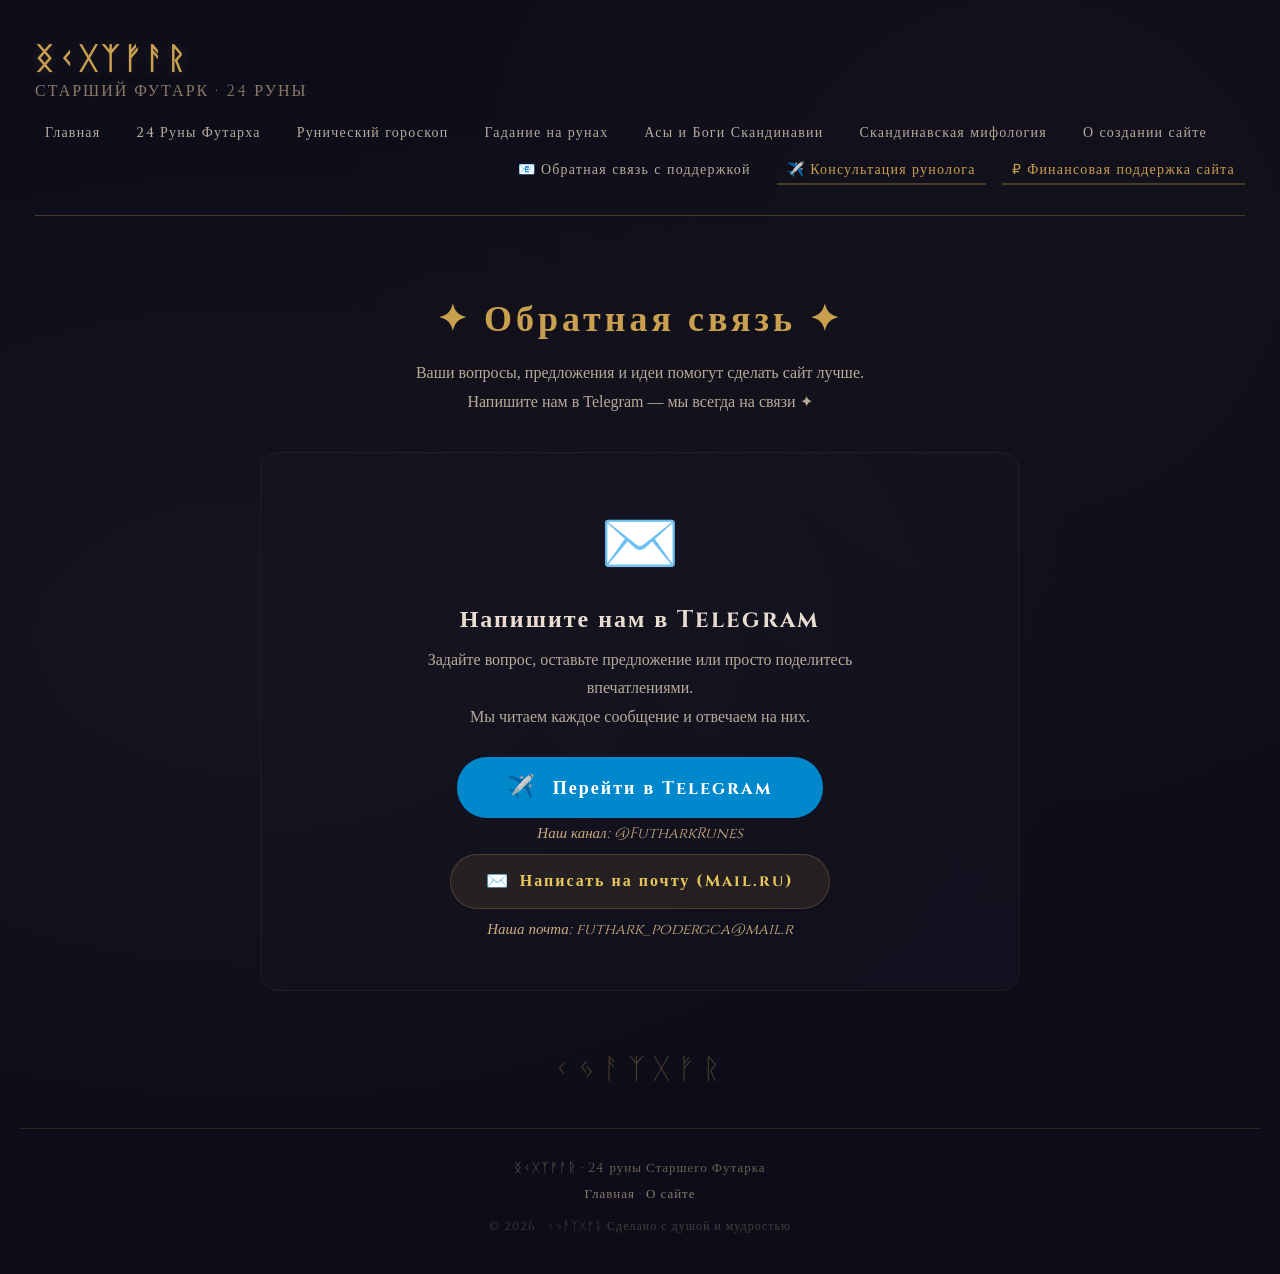
<file: feedback.html>
<!DOCTYPE html>
<html lang="ru">
<head>
     <!-- ===== FAVICON: РУНА АНСУЗ В КРУГЕ ===== -->
    <link rel="icon" type="image/svg+xml" href="data:image/svg+xml,<svg xmlns='http://www.w3.org/2000/svg' viewBox='0 0 100 100'><circle cx='50' cy='50' r='45' fill='none' stroke='%23c9a050' stroke-width='3'/><text x='50' y='68' font-size='55' text-anchor='middle' fill='%23c9a050' font-weight='bold' font-family='serif'>ᚨ</text></svg>">
    <meta charset="UTF-8">
    <meta name="viewport" content="width=device-width, initial-scale=1.0">
    <title>Обратная связь | Старший Футарк</title>
    <link href="https://fonts.googleapis.com/css2?family=Cinzel:wght@400;700&display=swap" rel="stylesheet">
    <link rel="stylesheet" href="style.css">
    <style>
        .feedback-page {
            padding: 40px 20px;
            max-width: 800px;
            margin: 0 auto;
        }

        .feedback-page h1 {
            font-size: 36px;
            color: #c9a050;
            letter-spacing: 4px;
            text-align: center;
            margin-bottom: 15px;
        }

        .feedback-page .subtitle {
            text-align: center;
            color: #b8ab9a;
            font-size: 16px;
            font-family: 'Georgia', serif;
            margin-bottom: 35px;
            line-height: 1.8;
        }

        .telegram-card {
            background: rgba(20, 20, 35, 0.5);
            border: 1px solid rgba(201, 160, 80, 0.08);
            border-radius: 20px;
            padding: 50px 30px;
            text-align: center;
            transition: 0.4s;
        }

        .telegram-card:hover {
            border-color: rgba(201, 160, 80, 0.2);
            box-shadow: 0 10px 40px rgba(201, 160, 80, 0.05);
        }

        .telegram-card .icon {
            font-size: 64px;
            display: block;
            margin-bottom: 15px;
        }

        .telegram-card h2 {
            color: #e8ddd0;
            font-size: 24px;
            letter-spacing: 2px;
            margin-bottom: 10px;
        }

        .telegram-card p {
            color: #b8ab9a;
            font-size: 16px;
            font-family: 'Georgia', serif;
            line-height: 1.8;
            max-width: 500px;
            margin: 0 auto 25px;
        }

        .telegram-btn {
            display: inline-block;
            padding: 16px 50px;
            background: #0088cc;
            color: white;
            border-radius: 30px;
            text-decoration: none;
            font-weight: 700;
            letter-spacing: 2px;
            transition: 0.3s;
            font-size: 18px;
            border: none;
            cursor: pointer;
        }

        .telegram-btn:hover {
            background: #006699;
            transform: translateY(-3px);
            box-shadow: 0 10px 30px rgba(0, 136, 204, 0.3);
        }

        .telegram-btn .tg-icon {
            display: inline-block;
            margin-right: 10px;
            font-size: 22px;
        }

        .feedback-page .rune-signature {
            text-align: center;
            font-size: 28px;
            letter-spacing: 8px;
            color: #c9a050;
            opacity: 0.3;
            margin-top: 40px;
        }

        @media (max-width: 768px) {
            .feedback-page h1 {
                font-size: 28px;
            }
            .telegram-card {
                padding: 35px 20px;
            }
            .telegram-card .icon {
                font-size: 48px;
            }
            .telegram-btn {
                padding: 14px 35px;
                font-size: 16px;
            }
        }

        @media (max-width: 480px) {
            .feedback-page h1 {
                font-size: 22px;
            }
            .telegram-card h2 {
                font-size: 20px;
            }
            .telegram-card p {
                font-size: 14px;
            }
            .telegram-btn {
                padding: 12px 25px;
                font-size: 14px;
            }
        }
    </style>
</head>
<body>

    <div class="container">

      
         <!-- ===== ШАПКА С МЕНЮ В ДВА РЯДА ===== -->
        <header>
            <div class="logo">
                ᛝᚲᚷᛉᚠᚨᚱ
                <span>Старший Футарк · 24 руны</span>
            </div>
            <!-- ===== НАВИГАЦИЯ В ДВА РЯДА ===== -->
            <nav>
                <!-- ПЕРВЫЙ РЯД: Основные разделы (по левому краю) -->
                <div class="nav-row nav-row-left">
                    <a href="index.html" class="main-link">
                        Главная
                        <span class="tooltip">
                            <span class="rune-icon">ᚱ</span>
                            <span class="highlight">Вернуться на главную</span><br>
                            Главная страница с руническим кругом
                        </span>
                    </a>
                    <a href="runes.html" class="runes-link">
                        24 Руны Футарха
                        <span class="tooltip">
                            <span class="rune-icon">ᚠ</span>
                            <span class="highlight">Все 24 руны Футарка</span><br>
                            Значения, символы и атты
                        </span>
                    </a>
                    <a href="rune-horoscope.html" class="horoscope-link">
                        Рунический гороскоп
                        <span class="tooltip">
                            <span class="rune-icon">ᛃ</span>
                            <span class="highlight">Рунический гороскоп</span><br>
                            Предсказание по дате рождения
                        </span>
                    </a>
                    <a href="rune-divination.html" class="divination-link">
                        Гадание на рунах
                        <span class="tooltip">
                            <span class="rune-icon">ᛉ</span>
                            <span class="highlight">Онлайн-гадание на рунах</span><br>
                            Брось руны и узнай судьбу
                        </span>
                    </a>
                    <a href="gods.html" class="gods-link">
                        Асы и Боги Скандинавии
                        <span class="tooltip">
                            <span class="rune-icon">ᚨ</span>
                            <span class="highlight">Скандинавские боги</span><br>
                            Один, Тор, Локи, Фрейя и другие
                        </span>
                    </a>
                    <a href="mifolgi.html" class="myth-link">
                        Скандинавская мифология
                        <span class="tooltip">
                            <span class="rune-icon">ᛝ</span>
                            <span class="highlight">Подробная страница</span><br>
                            Девять миров, руны и боги
                        </span>
                    </a>
                    <a href="about.html" class="about-link">
                        О создании сайте
                        <span class="tooltip">
                            <span class="rune-icon">ᛉ</span>
                            <span class="highlight">О проекте</span><br>
                            Создатель, цели и поддержка
                        </span>
                    </a>
                </div>

                <!-- ВТОРОЙ РЯД: Консультация, Обратная связь, Поддержка (прижаты к правому краю) -->
                <div class="nav-row nav-row-right">
                    <a href="feedback.html" class="feedback-link">
                        📧 Обратная связь с поддержкой
                        <span class="tooltip">
                            <span class="rune-icon">ᚨ</span>
                            <span class="highlight">Написать разработчику сайта</span><br>
                            Вопросы, идеи и поддержка
                        </span>
                    </a>
                    <a href="consultation.html" class="support-link" style="color: #c9a050; border-bottom-color: rgba(201,160,80,0.3);">
                        ✈️ Консультация рунолога
                        <span class="tooltip">
                            <span class="rune-icon">ᚨ</span>
                            <span class="highlight">Консультация рунолога</span><br>
                            Помощь в вопросах жизни и судьбы
                        </span>
                    </a>
                    <a href="support.html" class="support-link" style="color: #c9a050; border-bottom-color: rgba(201,160,80,0.3);">
                        ₽ Финансовая поддержка сайта
                        <span class="tooltip">
                            <span class="rune-icon">ᛉ</span>
                            <span class="highlight">Поддержать создателя</span><br>
                            Финансовая поддержка, информация об авторе
                        </span>
                    </a>
                </div>
            </nav>
        </header>


        <!-- ===== СТРАНИЦА ОБРАТНОЙ СВЯЗИ ===== -->
        <section class="feedback-page">
            <h1>✦ Обратная связь ✦</h1>
            <p class="subtitle">
                Ваши вопросы, предложения и идеи помогут сделать сайт лучше.<br>
                Напишите нам в Telegram — мы всегда на связи ✦
            </p>

            <div class="telegram-card">
                <span class="icon">✉️</span>
                <h2>Напишите нам в Telegram</h2>
                <p>
                    Задайте вопрос, оставьте предложение или просто поделитесь впечатлениями.<br>
                    Мы читаем каждое сообщение и отвечаем на них.
                </p>
                <a href="https://t.me/FutharkRunes" target="_blank" class="telegram-btn">
                    <span class="tg-icon">✈️</span> Перейти в Telegram
                </a>
                <div style="margin-top: 5px; font-size: 15px; color: #ccab7c; font-style: italic;">
                    Наш канал: @FutharkRunes
                </div>
<div style="margin-top: 10px; font-size: 15px; color: #ccab7c; font-style: italic;">
                    
                </div>
                   <!-- Кнопка Email (в том же стиле) -->
    <a href="https://e.mail.ru/compose?to=futhark_podergca@mail.ru" target="_blank" class="email-btn"
   style="display: inline-flex; align-items: center; gap: 10px; padding: 14px 35px; 
          background: rgba(201,160,80,0.1); border: 1px solid rgba(201,160,80,0.25); 
          border-radius: 30px; color: #e8c85a; text-decoration: none; font-weight: 700; 
          letter-spacing: 2px; font-size: 16px; transition: 0.3s; font-family: 'Cinzel', serif;"
   onmouseover="this.style.background='rgba(201,160,80,0.2)'; this.style.borderColor='#c9a050'; this.style.transform='translateY(-3px)'; this.style.boxShadow='0 10px 30px rgba(201,160,80,0.15)';"
   onmouseout="this.style.background='rgba(201,160,80,0.1)'; this.style.borderColor='rgba(201,160,80,0.25)'; this.style.transform='translateY(0)'; this.style.boxShadow='none';">
    <span style="font-size: 18px;">✉️</span> Написать на почту (Mail.ru)
</a>
<div style="margin-top: 10px; font-size: 15px; color: #ccab7c; font-style: italic;">
                    Наша почта: futhark_podergca@mail.r
                </div>
    </div>

</div>
            </div>
            <div class="rune-signature">
                ᚲᛃᚨᛉᚷᚠᚱ
            </div>
        </section>

        <!-- ===== ПОДВАЛ ===== -->
        <footer>
            <p>ᛝᚲᚷᛉᚠᚨᚱ · 24 руны Старшего Футарка</p>
            <p style="margin-top: 8px;">
                <a href="index.html">Главная</a> ·
                <a href="about.html">О сайте</a>
            </p>
            <p style="margin-top: 15px; font-size: 12px; opacity: 0.6;">
                © 2026 · ᚲᛃᚨᛉᚷᚠᚱ Сделано с душой и мудростью
            </p>
        </footer>

    </div>

</body>
</html>
</file>
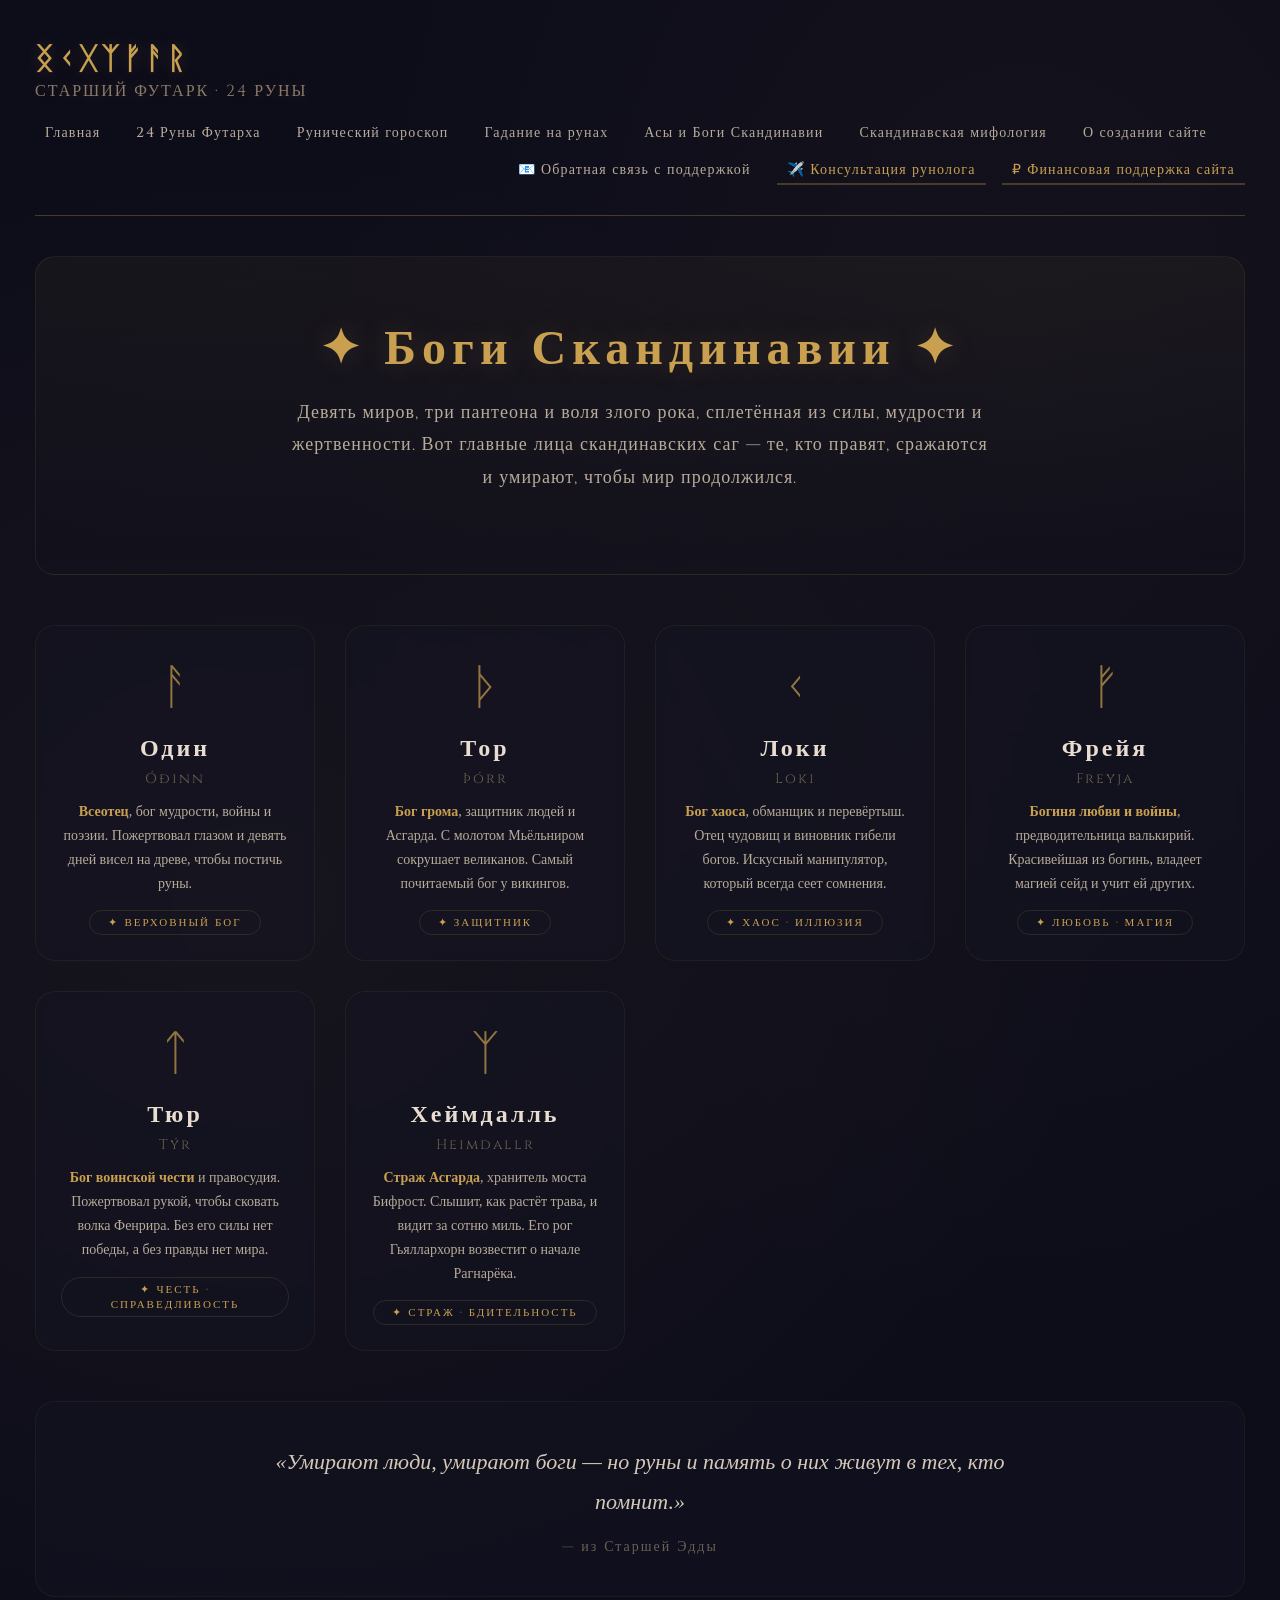
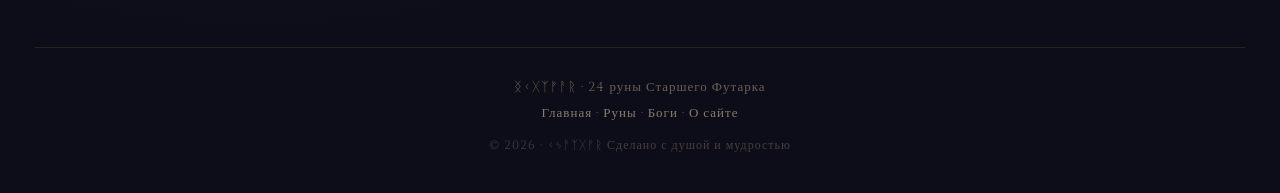
<file: gods.html>
<!DOCTYPE html>
<html lang="ru">
<head>
     <!-- ===== FAVICON: РУНА АНСУЗ В КРУГЕ ===== -->
    <link rel="icon" type="image/svg+xml" href="data:image/svg+xml,<svg xmlns='http://www.w3.org/2000/svg' viewBox='0 0 100 100'><circle cx='50' cy='50' r='45' fill='none' stroke='%23c9a050' stroke-width='3'/><text x='50' y='68' font-size='55' text-anchor='middle' fill='%23c9a050' font-weight='bold' font-family='serif'>ᚨ</text></svg>">
    <meta charset="UTF-8">
    <meta name="viewport" content="width=device-width, initial-scale=1.0">
    <title>Боги Скандинавии — Старший Футарк</title>
    <link href="https://fonts.googleapis.com/css2?family=Cinzel:wght@400;700&display=swap" rel="stylesheet">
    <link rel="stylesheet" href="style.css">
    <style>
        .hero-gods {
            text-align: center;
            padding: 60px 20px 70px;
            background: linear-gradient(180deg, rgba(201, 160, 80, 0.05) 0%, transparent 100%);
            border-radius: 20px;
            margin-bottom: 50px;
            border: 1px solid rgba(201, 160, 80, 0.1);
        }

        .hero-gods h1 {
            font-size: 48px;
            color: #c9a050;
            text-shadow: 0 0 30px rgba(201, 160, 80, 0.2);
            letter-spacing: 6px;
            margin-bottom: 15px;
        }

        .hero-gods p {
            font-size: 18px;
            color: #b8ab9a;
            max-width: 700px;
            margin: 0 auto 10px;
            letter-spacing: 1px;
            line-height: 1.8;
        }

        .gods-grid {
            display: grid;
            grid-template-columns: repeat(auto-fit, minmax(280px, 1fr));
            gap: 30px;
            margin: 30px 0 50px;
        }

        .god-card {
            background: rgba(20, 20, 35, 0.5);
            border: 1px solid rgba(201, 160, 80, 0.08);
            border-radius: 20px;
            padding: 30px 25px 25px;
            transition: 0.4s ease;
            backdrop-filter: blur(4px);
            display: flex;
            flex-direction: column;
            align-items: center;
            text-align: center;
        }

        .god-card:hover {
            transform: translateY(-8px);
            border-color: rgba(201, 160, 80, 0.25);
            box-shadow: 0 15px 40px rgba(201, 160, 80, 0.05);
            background: rgba(30, 30, 50, 0.5);
        }

        .god-card .symbol {
            font-size: 48px;
            color: #c9a050;
            margin-bottom: 12px;
            opacity: 0.7;
        }

        .god-card .name {
            font-size: 24px;
            font-weight: 700;
            color: #e8ddd0;
            letter-spacing: 3px;
            margin-bottom: 4px;
        }

        .god-card .name-en {
            font-size: 14px;
            color: #6a5f50;
            letter-spacing: 2px;
            margin-bottom: 12px;
        }

        .god-card .description {
            font-size: 14px;
            color: #b8ab9a;
            line-height: 1.7;
            font-family: 'Georgia', serif;
        }

        .god-card .description span {
            color: #c9a050;
            font-weight: 700;
        }

        .god-card .tag {
            display: inline-block;
            margin-top: 15px;
            padding: 4px 18px;
            border: 1px solid rgba(201, 160, 80, 0.15);
            border-radius: 30px;
            font-size: 11px;
            color: #c9a050;
            letter-spacing: 2px;
            text-transform: uppercase;
        }

        .quote-block {
            text-align: center;
            padding: 40px;
            background: rgba(20, 20, 35, 0.4);
            border-radius: 20px;
            border: 1px solid rgba(201, 160, 80, 0.06);
            margin: 20px 0 50px;
        }

        .quote-block .quote {
            font-size: 22px;
            color: #d4c9b8;
            font-style: italic;
            font-family: 'Georgia', serif;
            line-height: 1.8;
            max-width: 800px;
            margin: 0 auto;
        }

        .quote-block .author {
            font-size: 14px;
            color: #6a5f50;
            letter-spacing: 2px;
            margin-top: 15px;
        }

        @media (max-width: 768px) {
            .hero-gods h1 {
                font-size: 32px;
            }
            .gods-grid {
                grid-template-columns: 1fr 1fr;
                gap: 20px;
            }
            .god-card {
                padding: 20px 15px;
            }
            .god-card .symbol {
                font-size: 36px;
            }
            .god-card .name {
                font-size: 20px;
            }
            .quote-block .quote {
                font-size: 18px;
            }
        }

        @media (max-width: 480px) {
            .gods-grid {
                grid-template-columns: 1fr;
                gap: 15px;
            }
            .hero-gods h1 {
                font-size: 26px;
            }
            .god-card .symbol {
                font-size: 32px;
            }
            .god-card .name {
                font-size: 18px;
            }
            .god-card .description {
                font-size: 13px;
            }
            .quote-block .quote {
                font-size: 16px;
            }
        }
    </style>
</head>
<body>

    <div class="container">

        <!-- ===== ШАПКА С МЕНЮ В ДВА РЯДА ===== -->
        <header>
            <div class="logo">
                ᛝᚲᚷᛉᚠᚨᚱ
                <span>Старший Футарк · 24 руны</span>
            </div>
            <!-- ===== НАВИГАЦИЯ В ДВА РЯДА ===== -->
            <nav>
                <!-- ПЕРВЫЙ РЯД: Основные разделы (по левому краю) -->
                <div class="nav-row nav-row-left">
                    <a href="index.html" class="main-link">
                        Главная
                        <span class="tooltip">
                            <span class="rune-icon">ᚱ</span>
                            <span class="highlight">Вернуться на главную</span><br>
                            Главная страница с руническим кругом
                        </span>
                    </a>
                    <a href="runes.html" class="runes-link">
                        24 Руны Футарха
                        <span class="tooltip">
                            <span class="rune-icon">ᚠ</span>
                            <span class="highlight">Все 24 руны Футарка</span><br>
                            Значения, символы и атты
                        </span>
                    </a>
                    <a href="rune-horoscope.html" class="horoscope-link">
                        Рунический гороскоп
                        <span class="tooltip">
                            <span class="rune-icon">ᛃ</span>
                            <span class="highlight">Рунический гороскоп</span><br>
                            Предсказание по дате рождения
                        </span>
                    </a>
                    <a href="rune-divination.html" class="divination-link">
                        Гадание на рунах
                        <span class="tooltip">
                            <span class="rune-icon">ᛉ</span>
                            <span class="highlight">Онлайн-гадание на рунах</span><br>
                            Брось руны и узнай судьбу
                        </span>
                    </a>
                    <a href="gods.html" class="gods-link">
                        Асы и Боги Скандинавии
                        <span class="tooltip">
                            <span class="rune-icon">ᚨ</span>
                            <span class="highlight">Скандинавские боги</span><br>
                            Один, Тор, Локи, Фрейя и другие
                        </span>
                    </a>
                    <a href="mifolgi.html" class="myth-link">
                        Скандинавская мифология
                        <span class="tooltip">
                            <span class="rune-icon">ᛝ</span>
                            <span class="highlight">Подробная страница</span><br>
                            Девять миров, руны и боги
                        </span>
                    </a>
                    <a href="about.html" class="about-link">
                        О создании сайте
                        <span class="tooltip">
                            <span class="rune-icon">ᛉ</span>
                            <span class="highlight">О проекте</span><br>
                            Создатель, цели и поддержка
                        </span>
                    </a>
                </div>

                <!-- ВТОРОЙ РЯД: Консультация, Обратная связь, Поддержка (прижаты к правому краю) -->
                <div class="nav-row nav-row-right">
                    <a href="feedback.html" class="feedback-link">
                        📧 Обратная связь с поддержкой
                        <span class="tooltip">
                            <span class="rune-icon">ᚨ</span>
                            <span class="highlight">Написать разработчику сайта</span><br>
                            Вопросы, идеи и поддержка
                        </span>
                    </a>
                    <a href="consultation.html" class="support-link" style="color: #c9a050; border-bottom-color: rgba(201,160,80,0.3);">
                        ✈️ Консультация рунолога
                        <span class="tooltip">
                            <span class="rune-icon">ᚨ</span>
                            <span class="highlight">Консультация рунолога</span><br>
                            Помощь в вопросах жизни и судьбы
                        </span>
                    </a>
                    <a href="support.html" class="support-link" style="color: #c9a050; border-bottom-color: rgba(201,160,80,0.3);">
                        ₽ Финансовая поддержка сайта
                        <span class="tooltip">
                            <span class="rune-icon">ᛉ</span>
                            <span class="highlight">Поддержать создателя</span><br>
                            Финансовая поддержка, информация об авторе
                        </span>
                    </a>
                </div>
            </nav>
        </header>

        <!-- ===== ГЕРОЙ ===== -->
        <section class="hero-gods">
            <h1>✦ Боги Скандинавии ✦</h1>
            <p>
                Девять миров, три пантеона и воля злого рока, сплетённая из силы, мудрости и жертвенности.
                Вот главные лица скандинавских саг — те, кто правят, сражаются и умирают, чтобы мир продолжился.
            </p>
        </section>

        <!-- ===== КАРТОЧКИ БОГОВ ===== -->
        <div class="gods-grid">

            <div class="god-card">
                <div class="symbol">ᚨ</div>
                <div class="name">Один</div>
                <div class="name-en">Óðinn</div>
                <div class="description">
                    <span>Всеотец</span>, бог мудрости, войны и поэзии.
                    Пожертвовал глазом и девять дней висел на древе, чтобы постичь руны.
                </div>
                <div class="tag">✦ Верховный бог</div>
            </div>

            <div class="god-card">
                <div class="symbol">ᚦ</div>
                <div class="name">Тор</div>
                <div class="name-en">Þórr</div>
                <div class="description">
                    <span>Бог грома</span>, защитник людей и Асгарда.
                    С молотом Мьёльниром сокрушает великанов. Самый почитаемый бог у викингов.
                </div>
                <div class="tag">✦ Защитник</div>
            </div>

            <div class="god-card">
                <div class="symbol">ᚲ</div>
                <div class="name">Локи</div>
                <div class="name-en">Loki</div>
                <div class="description">
                    <span>Бог хаоса</span>, обманщик и перевёртыш.
                    Отец чудовищ и виновник гибели богов. Искусный манипулятор, который всегда сеет сомнения.
                </div>
                <div class="tag">✦ Хаос · Иллюзия</div>
            </div>

            <div class="god-card">
                <div class="symbol">ᚠ</div>
                <div class="name">Фрейя</div>
                <div class="name-en">Freyja</div>
                <div class="description">
                    <span>Богиня любви и войны</span>, предводительница валькирий.
                    Красивейшая из богинь, владеет магией сейд и учит ей других.
                </div>
                <div class="tag">✦ Любовь · Магия</div>
            </div>

            <div class="god-card">
                <div class="symbol">ᛏ</div>
                <div class="name">Тюр</div>
                <div class="name-en">Týr</div>
                <div class="description">
                    <span>Бог воинской чести</span> и правосудия.
                    Пожертвовал рукой, чтобы сковать волка Фенрира. Без его силы нет победы, а без правды нет мира.
                </div>
                <div class="tag">✦ Честь · Справедливость</div>
            </div>

            <div class="god-card">
                <div class="symbol">ᛉ</div>
                <div class="name">Хеймдалль</div>
                <div class="name-en">Heimdallr</div>
                <div class="description">
                    <span>Страж Асгарда</span>, хранитель моста Бифрост.
                    Слышит, как растёт трава, и видит за сотню миль. Его рог Гьяллархорн возвестит о начале Рагнарёка.
                </div>
                <div class="tag">✦ Страж · Бдительность</div>
            </div>

        </div>

        <!-- ===== ЦИТАТА ===== -->
        <div class="quote-block">
            <div class="quote">
                «Умирают люди, умирают боги — но руны и память о них живут в тех, кто помнит.»
            </div>
            <div class="author">— из Старшей Эдды</div>
        </div>

        <!-- ===== ПОДВАЛ ===== -->
        <footer>
            <p>ᛝᚲᚷᛉᚠᚨᚱ · 24 руны Старшего Футарка</p>
            <p style="margin-top: 8px;">
                <a href="index.html">Главная</a> ·
                <a href="runes.html">Руны</a> ·
                <a href="gods.html">Боги</a> ·
                <a href="about.html">О сайте</a>
            </p>
            <p style="margin-top: 15px; font-size: 12px; opacity: 0.6;">
                © 2026 · ᚲᛃᚨᛉᚷᚠᚱ Сделано с душой и мудростью
            </p>
        </footer>

    </div>

</body>
</html>
</file>
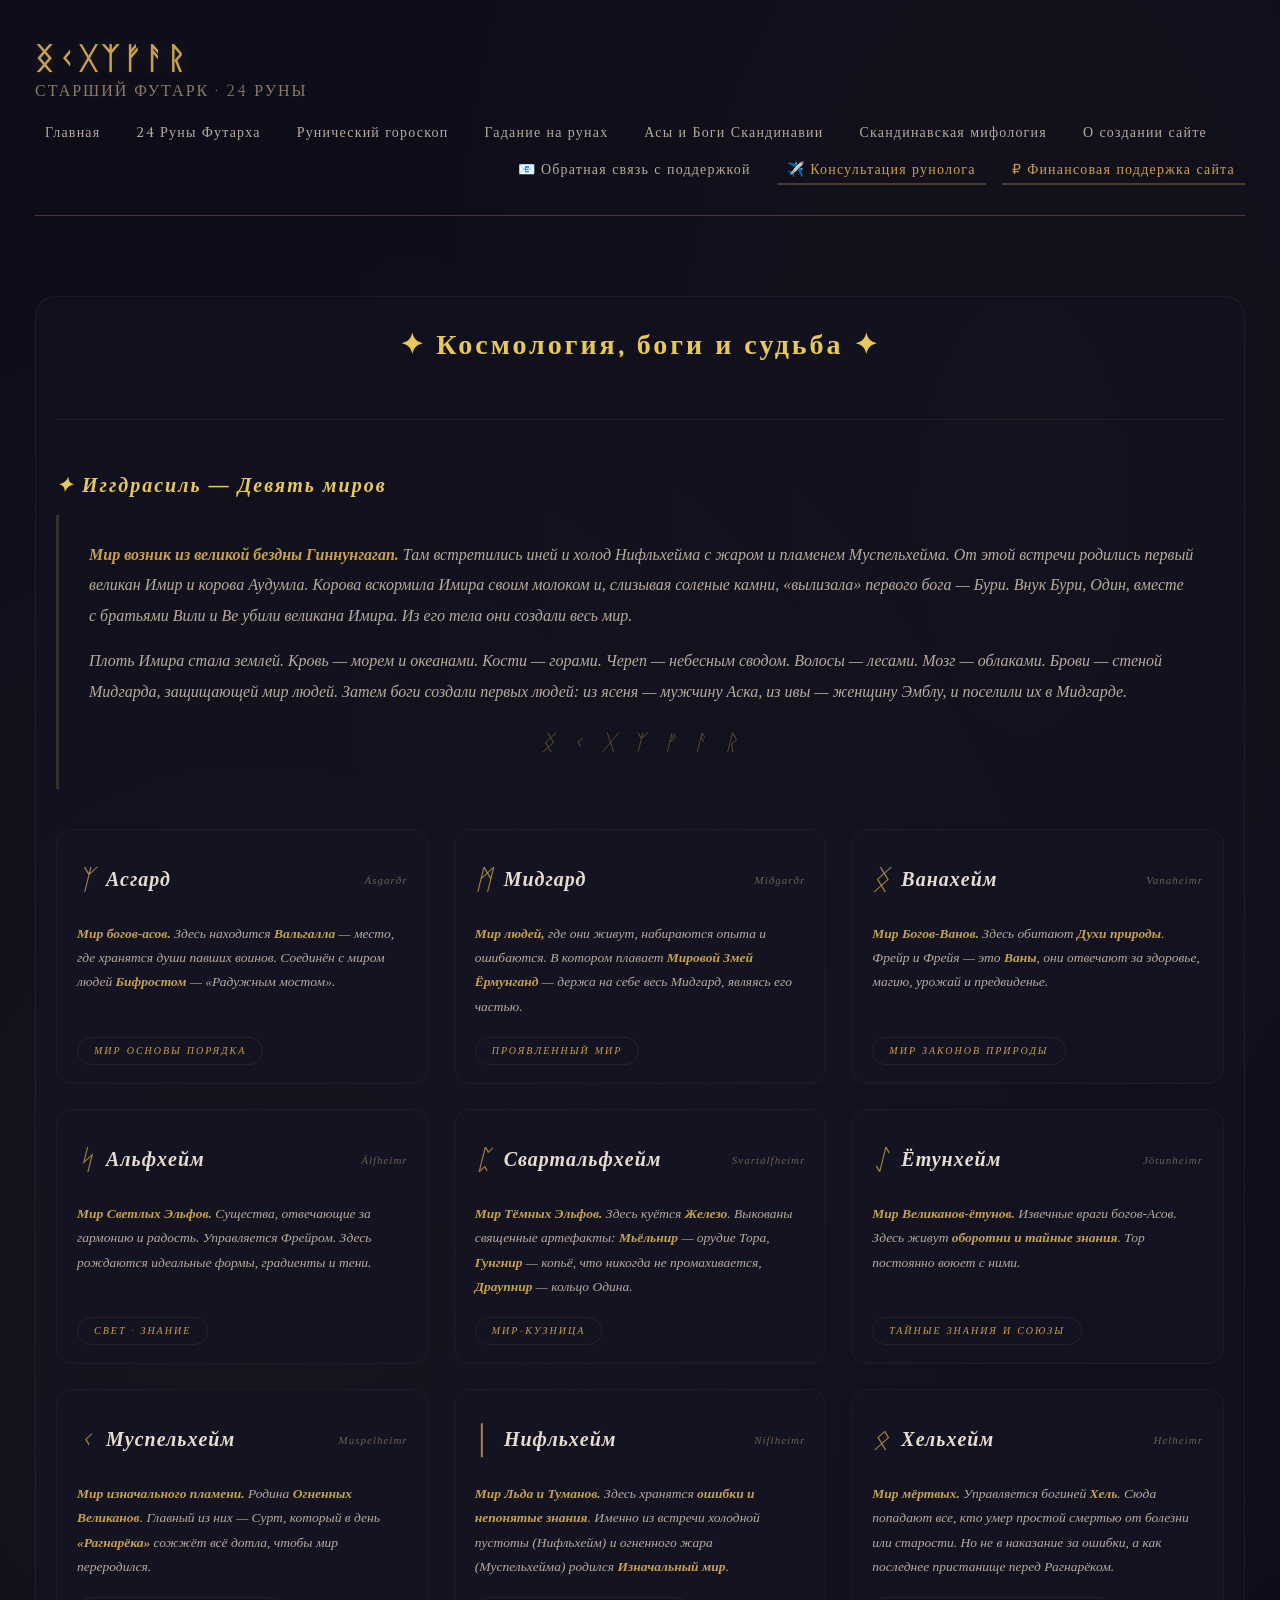
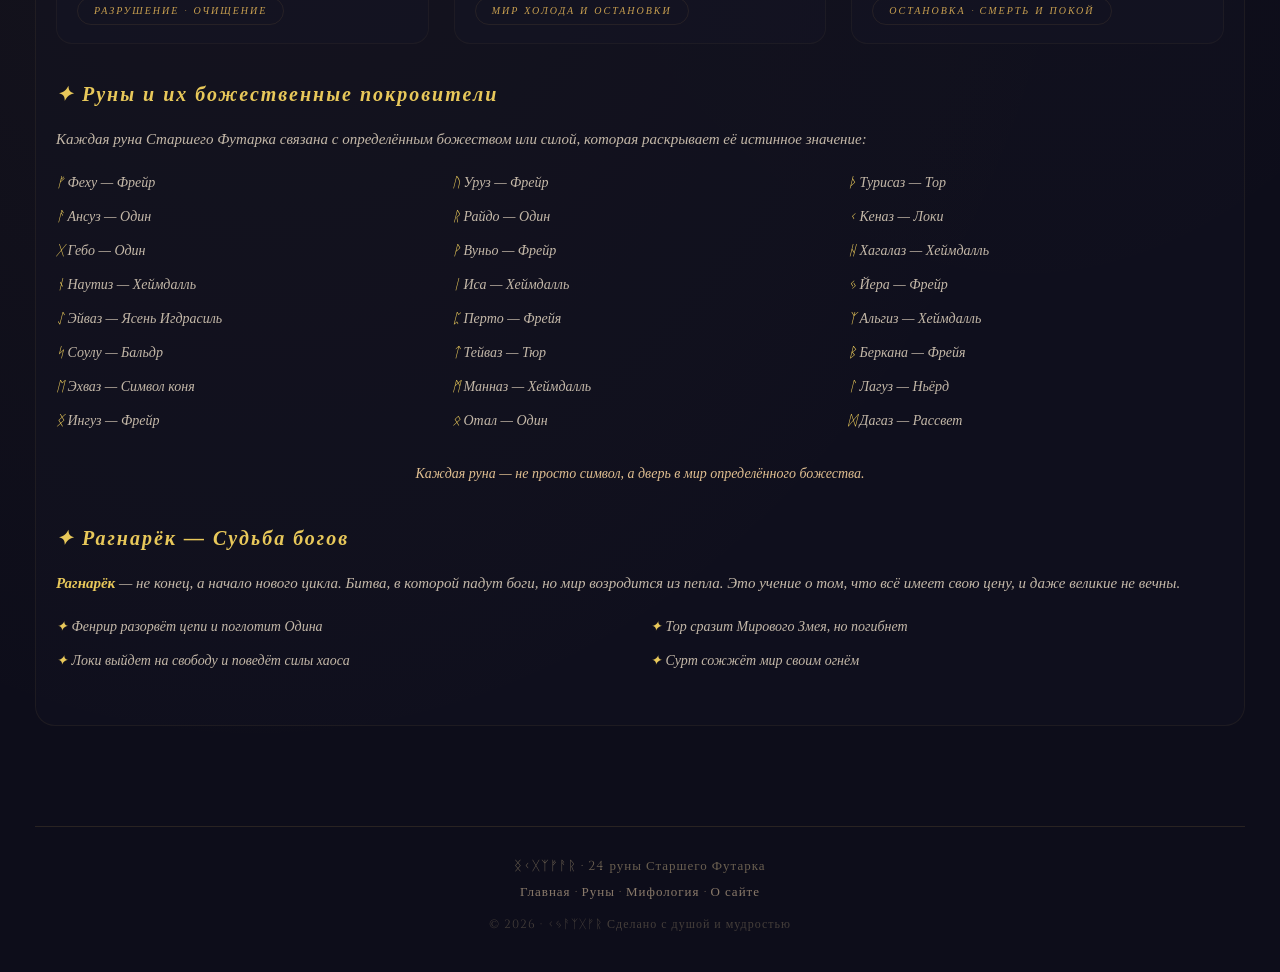
<file: mifolgi.html>
<!DOCTYPE html>
<html lang="ru">
<head>
     <!-- ===== FAVICON: РУНА АНСУЗ В КРУГЕ ===== -->
    <link rel="icon" type="image/svg+xml" href="data:image/svg+xml,<svg xmlns='http://www.w3.org/2000/svg' viewBox='0 0 100 100'><circle cx='50' cy='50' r='45' fill='none' stroke='%23c9a050' stroke-width='3'/><text x='50' y='68' font-size='55' text-anchor='middle' fill='%23c9a050' font-weight='bold' font-family='serif'>ᚨ</text></svg>">
    <meta charset="UTF-8">
    <meta name="viewport" content="width=device-width, initial-scale=1.0">
    <title>Мифология — Руны Старшего Футарка</title>
    <link href="https://fonts.googleapis.com/css2?family=Cinzel:wght@400;700&display=swap" rel="stylesheet">
    <link rel="stylesheet" href="style.css">
    <style>
        .myth-page {
            padding: 20px 0;
        }
        
        .myth-page .myth-section {
            margin-top: 20px;
        }
        
        #myth {
            scroll-margin-top: 100px;
        }

        .worlds-grid {
            display: grid;
            grid-template-columns: repeat(3, 1fr);
            gap: 25px;
            margin: 30px 0;
        }

        .world-card {
            background: rgba(20, 20, 35, 0.6);
            border: 1px solid rgba(201, 160, 80, 0.06);
            border-radius: 16px;
            padding: 22px 20px 18px;
            transition: 0.4s;
            scroll-margin-top: 90px;
            display: flex;
            flex-direction: column;
        }

        .world-card:hover {
            border-color: rgba(201, 160, 80, 0.25);
            transform: translateY(-4px);
            box-shadow: 0 12px 35px rgba(0, 0, 0, 0.3);
        }

        .world-card .world-header {
            display: flex;
            align-items: center;
            gap: 12px;
            margin-bottom: 8px;
            flex-wrap: wrap;
        }

        .world-card .world-symbol {
            font-size: 28px;
            color: #c9a050;
            opacity: 0.8;
            flex-shrink: 0;
        }

        .world-card .world-name {
            font-size: 20px;
            font-weight: 700;
            color: #e8ddd0;
            font-family: 'Cinzel', serif;
            letter-spacing: 1px;
        }

        .world-card .world-name-en {
            font-size: 11px;
            color: #6a5f50;
            letter-spacing: 1px;
            font-family: 'Georgia', serif;
            margin-left: auto;
        }

        .world-card .world-desc {
            color: #b8ab9a;
            font-size: 13.5px;
            line-height: 1.8;
            font-family: 'Georgia', serif;
            margin: 6px 0 10px;
            flex: 1;
        }

        .world-card .world-desc strong {
            color: #c9a050;
        }

        .world-card .world-tag {
            display: inline-block;
            margin-top: 8px;
            padding: 3px 16px;
            border: 1px solid rgba(201, 160, 80, 0.1);
            border-radius: 30px;
            font-size: 10px;
            color: #c9a050;
            letter-spacing: 2px;
            text-transform: uppercase;
            font-family: 'Cinzel', serif;
            align-self: flex-start;
        }

        .prologue {
            background: rgba(20, 20, 35, 0.3);
            border-left: 3px solid rgba(201, 160, 80, 0.2);
            padding: 25px 30px;
            margin-bottom: 40px;
            border-radius: 0 12px 12px 0;
            font-size: 16px;
            color: #b8ab9a;
            line-height: 1.9;
        }

        .prologue strong {
            color: #c9a050;
        }

        .prologue .rune-line {
            display: block;
            text-align: center;
            font-size: 22px;
            color: #c9a050;
            opacity: 0.4;
            margin-top: 15px;
            letter-spacing: 6px;
        }

        .myth-section h2 {
            font-size: 28px;
            color: #e8c85a;
            letter-spacing: 3px;
            margin-bottom: 15px;
            text-align: center;
        }

        .myth-section .myth-text {
            color: #c4b8a8;
            line-height: 2;
            font-size: 15px;
            font-family: 'Georgia', serif;
            text-align: left;
            max-width: 1200px;
            margin: 0 auto;
        }

        .myth-section .myth-text h3 {
            color: #e8c85a;
            font-size: 20px;
            letter-spacing: 2px;
            margin: 30px 0 10px;
        }

        .myth-section .myth-text p {
            margin-bottom: 15px;
        }

        .rune-gods-grid {
            display: grid;
            grid-template-columns: repeat(3, 1fr);
            gap: 6px 20px;
            margin: 15px 0 25px;
            font-size: 14px;
        }

        .rune-gods-grid .rune-item {
            color: #c4b8a8;
        }

        .rune-gods-grid .rune-item .rune-symbol {
            color: #e8c85a;
        }

        .ragnarok-grid {
            display: grid;
            grid-template-columns: 1fr 1fr;
            gap: 6px 20px;
            margin: 15px 0 20px;
            font-size: 14px;
        }

        .ragnarok-grid .ragnarok-item {
            color: #c4b8a8;
        }

        .ragnarok-grid .ragnarok-item .ragnarok-symbol {
            color: #e8c85a;
        }

        .ragnarok-grid .ragnarok-full {
            grid-column: 1 / -1;
            text-align: center;
            color: #e8c85a;
        }

        @media (max-width: 992px) {
            .worlds-grid {
                grid-template-columns: repeat(2, 1fr);
                gap: 20px;
            }
        }

        @media (max-width: 768px) {
            .myth-section h2 {
                font-size: 24px;
            }
            .worlds-grid {
                grid-template-columns: 1fr 1fr;
            }
            .rune-gods-grid {
                grid-template-columns: repeat(2, 1fr);
            }
            .ragnarok-grid {
                grid-template-columns: 1fr 1fr;
            }
        }

        @media (max-width: 600px) {
            .worlds-grid {
                grid-template-columns: 1fr;
                gap: 16px;
            }
            .world-card .world-name {
                font-size: 18px;
            }
            .world-card .world-name-en {
                margin-left: 0;
            }
            .world-card .world-header {
                flex-wrap: wrap;
            }
        }

        @media (max-width: 480px) {
            .rune-gods-grid {
                grid-template-columns: 1fr;
            }
            .ragnarok-grid {
                grid-template-columns: 1fr;
            }
            .ragnarok-grid .ragnarok-full {
                grid-column: 1 / -1;
            }
            .myth-section h2 {
                font-size: 20px;
            }
            .worlds-grid {
                grid-template-columns: 1fr;
            }
        }
    </style>
</head>
<body>

    <div class="container">

       <!-- ===== ШАПКА С МЕНЮ В ДВА РЯДА ===== -->
        <header>
            <div class="logo">
                ᛝᚲᚷᛉᚠᚨᚱ
                <span>Старший Футарк · 24 руны</span>
            </div>
            <!-- ===== НАВИГАЦИЯ В ДВА РЯДА ===== -->
            <nav>
                <!-- ПЕРВЫЙ РЯД: Основные разделы (по левому краю) -->
                <div class="nav-row nav-row-left">
                    <a href="index.html" class="main-link">
                        Главная
                        <span class="tooltip">
                            <span class="rune-icon">ᚱ</span>
                            <span class="highlight">Вернуться на главную</span><br>
                            Главная страница с руническим кругом
                        </span>
                    </a>
                    <a href="runes.html" class="runes-link">
                        24 Руны Футарха
                        <span class="tooltip">
                            <span class="rune-icon">ᚠ</span>
                            <span class="highlight">Все 24 руны Футарка</span><br>
                            Значения, символы и атты
                        </span>
                    </a>
                    <a href="rune-horoscope.html" class="horoscope-link">
                        Рунический гороскоп
                        <span class="tooltip">
                            <span class="rune-icon">ᛃ</span>
                            <span class="highlight">Рунический гороскоп</span><br>
                            Предсказание по дате рождения
                        </span>
                    </a>
                    <a href="rune-divination.html" class="divination-link">
                        Гадание на рунах
                        <span class="tooltip">
                            <span class="rune-icon">ᛉ</span>
                            <span class="highlight">Онлайн-гадание на рунах</span><br>
                            Брось руны и узнай судьбу
                        </span>
                    </a>
                    <a href="gods.html" class="gods-link">
                        Асы и Боги Скандинавии
                        <span class="tooltip">
                            <span class="rune-icon">ᚨ</span>
                            <span class="highlight">Скандинавские боги</span><br>
                            Один, Тор, Локи, Фрейя и другие
                        </span>
                    </a>
                    <a href="mifolgi.html" class="myth-link">
                        Скандинавская мифология
                        <span class="tooltip">
                            <span class="rune-icon">ᛝ</span>
                            <span class="highlight">Подробная страница</span><br>
                            Девять миров, руны и боги
                        </span>
                    </a>
                    <a href="about.html" class="about-link">
                        О создании сайте
                        <span class="tooltip">
                            <span class="rune-icon">ᛉ</span>
                            <span class="highlight">О проекте</span><br>
                            Создатель, цели и поддержка
                        </span>
                    </a>
                </div>

                <!-- ВТОРОЙ РЯД: Консультация, Обратная связь, Поддержка (прижаты к правому краю) -->
                <div class="nav-row nav-row-right">
                    <a href="feedback.html" class="feedback-link">
                        📧 Обратная связь с поддержкой
                        <span class="tooltip">
                            <span class="rune-icon">ᚨ</span>
                            <span class="highlight">Написать разработчику сайта</span><br>
                            Вопросы, идеи и поддержка
                        </span>
                    </a>
                    <a href="consultation.html" class="support-link" style="color: #c9a050; border-bottom-color: rgba(201,160,80,0.3);">
                        ✈️ Консультация рунолога
                        <span class="tooltip">
                            <span class="rune-icon">ᚨ</span>
                            <span class="highlight">Консультация рунолога</span><br>
                            Помощь в вопросах жизни и судьбы
                        </span>
                    </a>
                    <a href="support.html" class="support-link" style="color: #c9a050; border-bottom-color: rgba(201,160,80,0.3);">
                        ₽ Финансовая поддержка сайта
                        <span class="tooltip">
                            <span class="rune-icon">ᛉ</span>
                            <span class="highlight">Поддержать создателя</span><br>
                            Финансовая поддержка, информация об авторе
                        </span>
                    </a>
                </div>
            </nav>
        </header>

        <!-- ===== СТРАНИЦА МИФОЛОГИИ ===== -->
        <section class="myth-page" id="myth">

            <section class="myth-section" style="margin-top: 20px; background: rgba(20, 20, 35, 0.4); border: 1px solid rgba(201, 160, 80, 0.08); padding: 30px 20px; border-radius: 20px;">

                <h2 style="font-size: 28px; color: #e8c85a; letter-spacing: 3px; margin-bottom: 15px; text-align: center;">
                    ✦ Космология, боги и судьба ✦
                </h2>

                <div class="myth-text">

                    <h3 style="color: #e8c85a; font-size: 20px; letter-spacing: 2px; margin: 20px 0 10px;">✦ Иггдрасиль — Девять миров</h3>

                    <div class="prologue">
                        <p>
                            <strong>Мир возник из великой бездны Гиннунгагап.</strong> Там встретились иней и холод Нифльхейма с жаром и пламенем Муспельхейма.
                            От этой встречи родились первый великан Имир и корова Аудумла. Корова вскормила Имира своим молоком и, слизывая соленые камни, «вылизала» первого бога — Бури.
                            Внук Бури, Один, вместе с братьями Вили и Ве убили великана Имира. Из его тела они создали весь мир.
                        </p>
                        <p>
                            Плоть Имира стала землей. Кровь — морем и океанами. Кости — горами. Череп — небесным сводом. Волосы — лесами. Мозг — облаками. Брови — стеной Мидгарда, защищающей мир людей.
                            Затем боги создали первых людей: из ясеня — мужчину Аска, из ивы — женщину Эмблу, и поселили их в Мидгарде.
                        </p>
                        <span class="rune-line">ᛝ ᚲ ᚷ ᛉ ᚠ ᚨ ᚱ</span>
                    </div>

                    <div class="worlds-grid">

                        <div class="world-card" id="asgard">
                            <div class="world-header">
                                <span class="world-symbol">ᛉ</span>
                                <span class="world-name">Асгард</span>
                                <span class="world-name-en">Ásgarðr</span>
                            </div>
                            <div class="world-desc">
                                <strong>Мир богов-асов.</strong> Здесь находится <strong>Вальгалла</strong> — место, где хранятся души павших воинов. Соединён с миром людей <strong>Бифростом</strong> — «Радужным мостом».
                            </div>
                            <span class="world-tag">Мир основы порядка</span>
                        </div>

                        <div class="world-card" id="midgard">
                            <div class="world-header">
                                <span class="world-symbol">ᛗ</span>
                                <span class="world-name">Мидгард</span>
                                <span class="world-name-en">Miðgarðr</span>
                            </div>
                            <div class="world-desc">
                                <strong>Мир людей,</strong> где они живут, набираются опыта и ошибаются. В котором плавает <strong>Мировой Змей Ёрмунганд</strong> — держа на себе весь Мидгард, являясь его частью.
                            </div>
                            <span class="world-tag">Проявленный мир</span>
                        </div>

                        <div class="world-card" id="vanaheim">
                            <div class="world-header">
                                <span class="world-symbol">ᛝ</span>
                                <span class="world-name">Ванахейм</span>
                                <span class="world-name-en">Vanaheimr</span>
                            </div>
                            <div class="world-desc">
                                <strong>Мир Богов-Ванов.</strong> Здесь обитают <strong>Духи природы</strong>. Фрейр и Фрейя — это <strong>Ваны</strong>, они отвечают за здоровье, магию, урожай и предвиденье.
                            </div>
                            <span class="world-tag">Мир законов природы</span>
                        </div>

                        <div class="world-card" id="alfheim">
                            <div class="world-header">
                                <span class="world-symbol">ᛋ</span>
                                <span class="world-name">Альфхейм</span>
                                <span class="world-name-en">Álfheimr</span>
                            </div>
                            <div class="world-desc">
                                <strong>Мир Светлых Эльфов.</strong> Существа, отвечающие за гармонию и радость. Управляется Фрейром. Здесь рождаются идеальные формы, градиенты и тени.
                            </div>
                            <span class="world-tag">Свет · Знание</span>
                        </div>

                        <div class="world-card" id="svartalfheim">
                            <div class="world-header">
                                <span class="world-symbol">ᛈ</span>
                                <span class="world-name">Свартальфхейм</span>
                                <span class="world-name-en">Svartálfheimr</span>
                            </div>
                            <div class="world-desc">
                                <strong>Мир Тёмных Эльфов.</strong> Здесь куётся <strong>Железо</strong>. Выкованы священные артефакты: <strong>Мьёльнир</strong> — орудие Тора, <strong>Гунгнир</strong> — копьё, что никогда не промахивается, <strong>Драупнир</strong> — кольцо Одина.
                            </div>
                            <span class="world-tag">Мир-кузница</span>
                        </div>

                        <div class="world-card" id="jotunheim">
                            <div class="world-header">
                                <span class="world-symbol">ᛇ</span>
                                <span class="world-name">Ётунхейм</span>
                                <span class="world-name-en">Jötunheimr</span>
                            </div>
                            <div class="world-desc">
                                <strong>Мир Великанов-ётунов.</strong> Извечные враги богов-Асов. Здесь живут <strong>оборотни и тайные знания</strong>. Тор постоянно воюет с ними.
                            </div>
                            <span class="world-tag">Тайные знания и союзы</span>
                        </div>

                        <div class="world-card" id="muspelheim">
                            <div class="world-header">
                                <span class="world-symbol">ᚲ</span>
                                <span class="world-name">Муспельхейм</span>
                                <span class="world-name-en">Muspelheimr</span>
                            </div>
                            <div class="world-desc">
                                <strong>Мир изначального пламени.</strong> Родина <strong>Огненных Великанов</strong>. Главный из них — Сурт, который в день <strong>«Рагнарёка»</strong> сожжёт всё дотла, чтобы мир переродился.
                            </div>
                            <span class="world-tag">Разрушение · Очищение</span>
                        </div>

                        <div class="world-card" id="niflheim">
                            <div class="world-header">
                                <span class="world-symbol">│</span>
                                <span class="world-name">Нифльхейм</span>
                                <span class="world-name-en">Niflheimr</span>
                            </div>
                            <div class="world-desc">
                                <strong>Мир Льда и Туманов.</strong> Здесь хранятся <strong>ошибки и непонятые знания</strong>. Именно из встречи холодной пустоты (Нифльхейм) и огненного жара (Муспельхейма) родился <strong>Изначальный мир</strong>.
                            </div>
                            <span class="world-tag">Мир холода и остановки</span>
                        </div>

                        <div class="world-card" id="helheim">
                            <div class="world-header">
                                <span class="world-symbol">ᛟ</span>
                                <span class="world-name">Хельхейм</span>
                                <span class="world-name-en">Helheimr</span>
                            </div>
                            <div class="world-desc">
                                <strong>Мир мёртвых.</strong> Управляется богиней <strong>Хель</strong>. Сюда попадают все, кто умер простой смертью от болезни или старости. Но не в наказание за ошибки, а как последнее пристанище перед Рагнарёком.
                            </div>
                            <span class="world-tag">Остановка · Смерть и покой</span>
                        </div>

                    </div>

                    <h3 style="color: #e8c85a; font-size: 20px; letter-spacing: 2px; margin: 30px 0 10px;">✦ Руны и их божественные покровители</h3>

                    <p style="margin-bottom: 15px;">
                        Каждая руна Старшего Футарка связана с определённым божеством или силой, которая раскрывает её истинное значение:
                    </p>

                    <div class="rune-gods-grid">
                        <div class="rune-item"><span class="rune-symbol">ᚠ</span> Феху — Фрейр</div>
                        <div class="rune-item"><span class="rune-symbol">ᚢ</span> Уруз — Фрейр</div>
                        <div class="rune-item"><span class="rune-symbol">ᚦ</span> Турисаз — Тор</div>
                        <div class="rune-item"><span class="rune-symbol">ᚨ</span> Ансуз — Один</div>
                        <div class="rune-item"><span class="rune-symbol">ᚱ</span> Райдо — Один</div>
                        <div class="rune-item"><span class="rune-symbol">ᚲ</span> Кеназ — Локи</div>
                        <div class="rune-item"><span class="rune-symbol">ᚷ</span> Гебо — Один</div>
                        <div class="rune-item"><span class="rune-symbol">ᚹ</span> Вуньо — Фрейр</div>
                        <div class="rune-item"><span class="rune-symbol">ᚺ</span> Хагалаз — Хеймдалль</div>
                        <div class="rune-item"><span class="rune-symbol">ᚾ</span> Наутиз — Хеймдалль</div>
                        <div class="rune-item"><span class="rune-symbol">ᛁ</span> Иса — Хеймдалль</div>
                        <div class="rune-item"><span class="rune-symbol">ᛃ</span> Йера — Фрейр</div>
                        <div class="rune-item"><span class="rune-symbol">ᛇ</span> Эйваз — Ясень Игдрасиль</div>
                        <div class="rune-item"><span class="rune-symbol">ᛈ</span> Перто — Фрейя</div>
                        <div class="rune-item"><span class="rune-symbol">ᛉ</span> Альгиз — Хеймдалль</div>
                        <div class="rune-item"><span class="rune-symbol">ᛋ</span> Соулу — Бальдр</div>
                        <div class="rune-item"><span class="rune-symbol">ᛏ</span> Тейваз — Тюр</div>
                        <div class="rune-item"><span class="rune-symbol">ᛒ</span> Беркана — Фрейя</div>
                        <div class="rune-item"><span class="rune-symbol">ᛖ</span> Эхваз — Символ коня</div>
                        <div class="rune-item"><span class="rune-symbol">ᛗ</span> Манназ — Хеймдалль</div>
                        <div class="rune-item"><span class="rune-symbol">ᛚ</span> Лагуз — Ньёрд</div>
                        <div class="rune-item"><span class="rune-symbol">ᛝ</span> Ингуз — Фрейр</div>
                        <div class="rune-item"><span class="rune-symbol">ᛟ</span> Отал — Один</div>
                        <div class="rune-item"><span class="rune-symbol">ᛞ</span> Дагаз — Рассвет</div>
                    </div>

                    <p style="text-align: center; color: #e0bf91; font-size: 14px; font-style: italic; margin-bottom: 25px;">
                        Каждая руна — не просто символ, а дверь в мир определённого божества.
                    </p>

                    <h3 style="color: #e8c85a; font-size: 20px; letter-spacing: 2px; margin: 30px 0 10px;">✦ Рагнарёк — Судьба богов</h3>

                    <p style="margin-bottom: 15px;">
                        <strong style="color: #e8c85a;">Рагнарёк</strong> — не конец, а начало нового цикла. Битва, в которой падут боги, но мир возродится из пепла. Это учение о том, что всё имеет свою цену, и даже великие не вечны.
                    </p>

                    <div class="ragnarok-grid">
                        <div class="ragnarok-item"><span class="ragnarok-symbol">✦</span> Фенрир разорвёт цепи и поглотит Одина</div>
                        <div class="ragnarok-item"><span class="ragnarok-symbol">✦</span> Тор сразит Мирового Змея, но погибнет</div>
                        <div class="ragnarok-item"><span class="ragnarok-symbol">✦</span> Локи выйдет на свободу и поведёт силы хаоса</div>
                        <div class="ragnarok-item"><span class="ragnarok-symbol">✦</span> Сурт сожжёт мир своим огнём</div>
                    </div>

                </div>
            </section>

        </section>

        <!-- ===== ПОДВАЛ ===== -->
        <footer>
            <p>ᛝᚲᚷᛉᚠᚨᚱ · 24 руны Старшего Футарка</p>
            <p style="margin-top: 8px;">
                <a href="index.html">Главная</a> ·
                <a href="runes.html">Руны</a> ·
                <a href="mifolgi.html">Мифология</a> ·
                <a href="about.html">О сайте</a>
            </p>
            <p style="margin-top: 15px; font-size: 12px; opacity: 0.6;">
                © 2026 · ᚲᛃᚨᛉᚷᚠᚱ Сделано с душой и мудростью
            </p>
        </footer>

    </div>

</body>
</html>
</file>
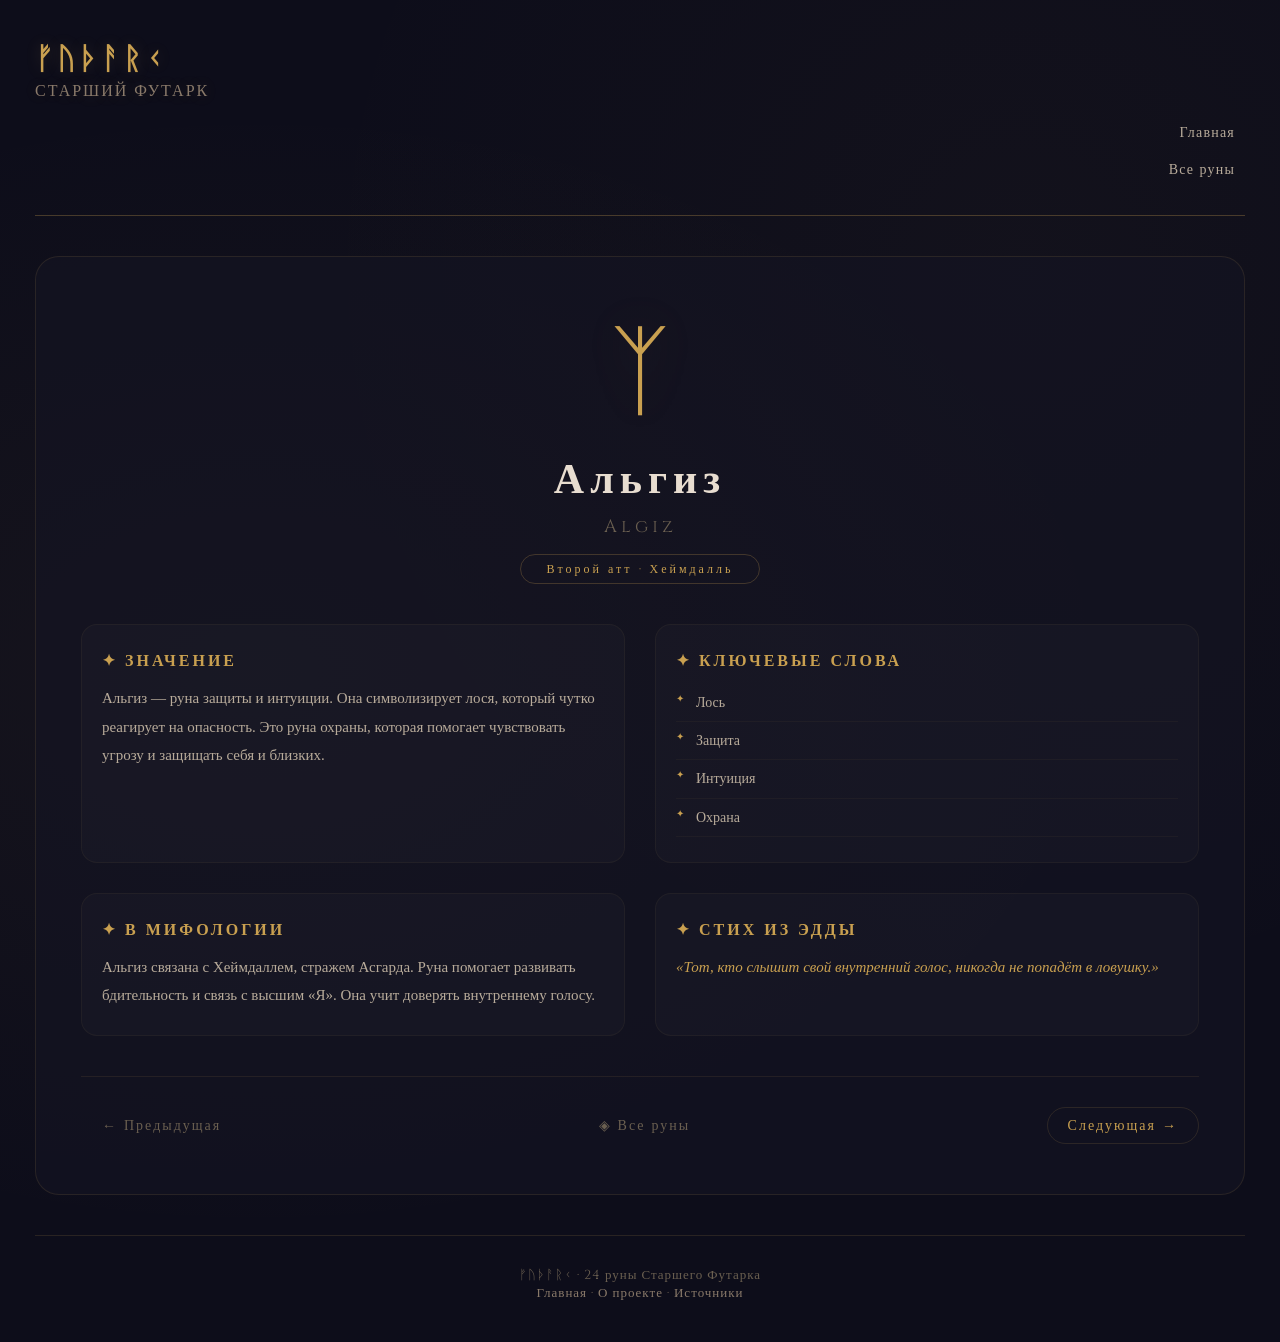
<file: rune-algiz.html>
<!DOCTYPE html>
<html lang="ru">
<head>
    <meta charset="UTF-8">
    <meta name="viewport" content="width=device-width, initial-scale=1.0">
    <title>Руна Альгиз — Старший Футарк</title>
    <link href="https://fonts.googleapis.com/css2?family=Cinzel:wght@400;700&display=swap" rel="stylesheet">
    <link rel="stylesheet" href="style.css">
</head>
<body>
    <div class="container">
        <header>
            <div class="logo">ᚠᚢᚦᚨᚱᚲ<span>Старший Футарк</span></div>
            <nav><a href="index.html">Главная</a><a href="runes.html">Все руны</a></nav>
        </header>
        <section class="rune-page">
            <div class="rune-header">
                <span class="symbol">ᛉ</span>
                <div class="name">Альгиз</div>
                <div class="name-en">Algiz</div>
                <span class="att">Второй атт · Хеймдалль</span>
            </div>
            <div class="rune-details">
                <div class="detail-block">
                    <h3>✦ Значение</h3>
                    <p>Альгиз — руна защиты и интуиции. Она символизирует лося, который чутко реагирует на опасность. Это руна охраны, которая помогает чувствовать угрозу и защищать себя и близких.</p>
                </div>
                <div class="detail-block">
                    <h3>✦ Ключевые слова</h3>
                    <ul><li>Лось</li><li>Защита</li><li>Интуиция</li><li>Охрана</li></ul>
                </div>
                <div class="detail-block">
                    <h3>✦ В мифологии</h3>
                    <p>Альгиз связана с Хеймдаллем, стражем Асгарда. Руна помогает развивать бдительность и связь с высшим «Я». Она учит доверять внутреннему голосу.</p>
                </div>
                <div class="detail-block">
                    <h3>✦ Стих из Эдды</h3>
                    <p style="font-style: italic; color: #c9a050;">«Тот, кто слышит свой внутренний голос, никогда не попадёт в ловушку.»</p>
                </div>
            </div>
            <div class="rune-nav">
                <a href="rune-perthro.html" class="back-link">← Предыдущая</a>
                <a href="runes.html" class="back-link">◈ Все руны</a>
                <a href="rune-sowilo.html">Следующая →</a>
            </div>
        </section>
        <footer>
            <p>ᚠᚢᚦᚨᚱᚲ · 24 руны Старшего Футарка</p>
            <p><a href="index.html">Главная</a> · <a href="#">О проекте</a> · <a href="#">Источники</a></p>
        </footer>
    </div>
</body>
</html>
</file>
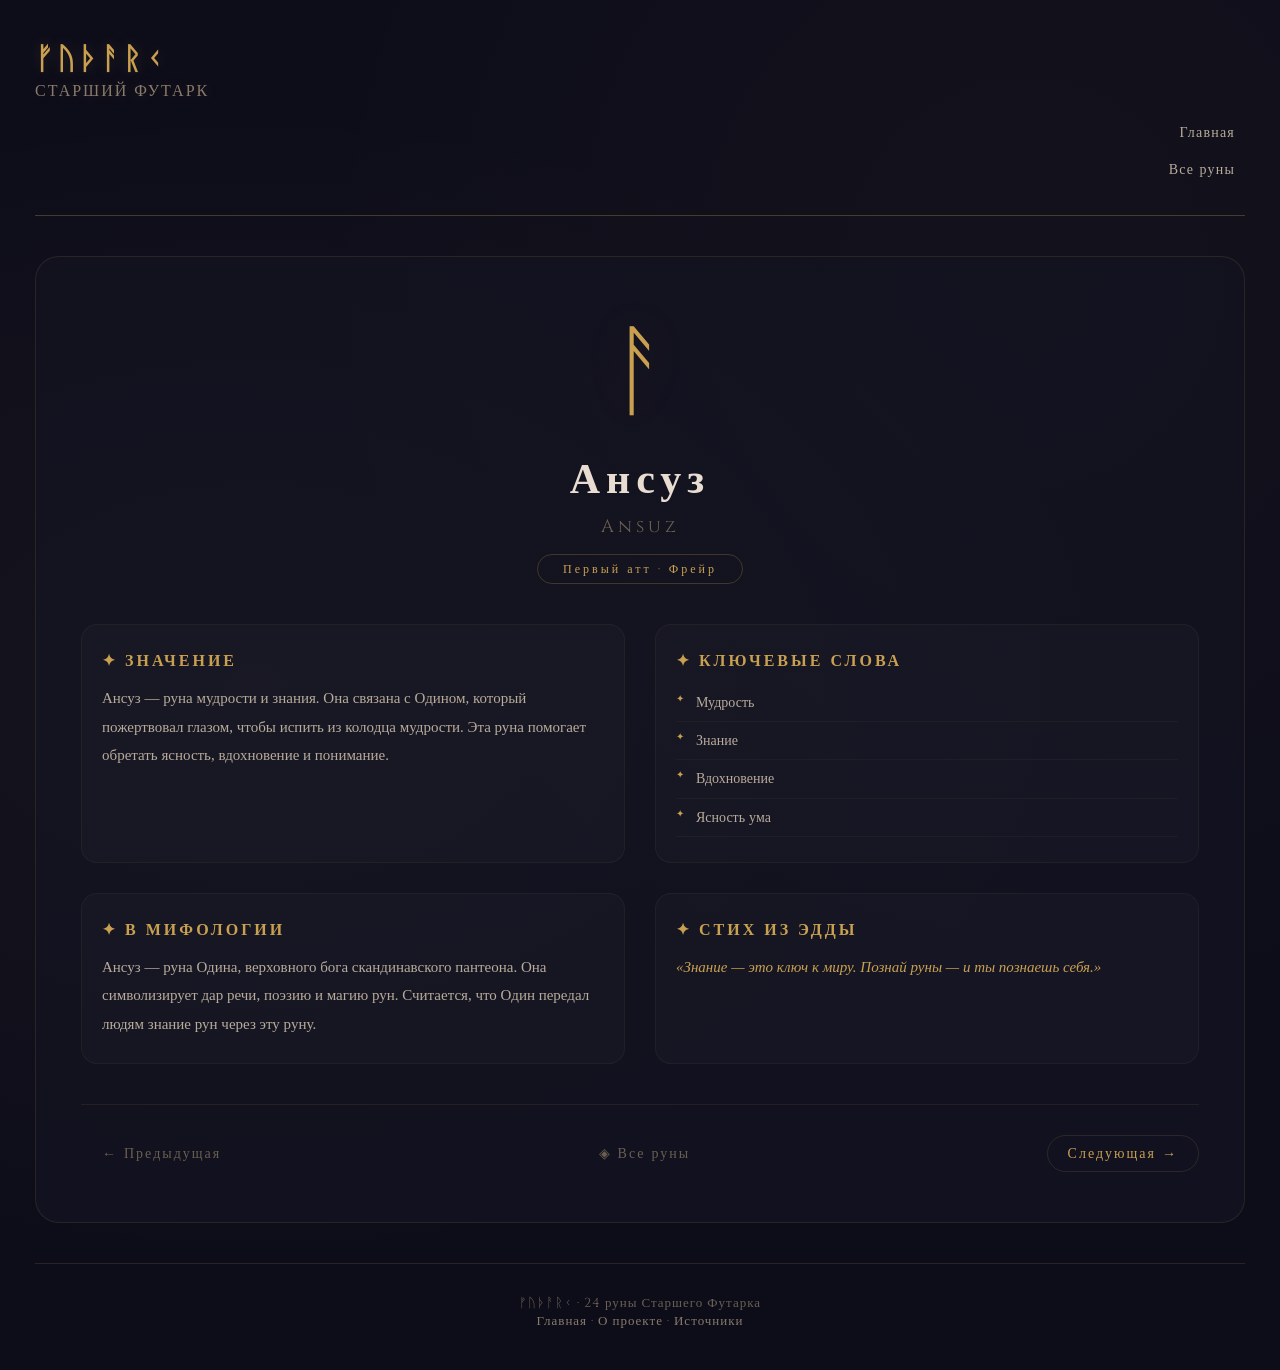
<file: rune-ansuz.html>
<!DOCTYPE html>
<html lang="ru">
<head>
    <meta charset="UTF-8">
    <meta name="viewport" content="width=device-width, initial-scale=1.0">
    <title>Руна Ансуз — Старший Футарк</title>
    <link href="https://fonts.googleapis.com/css2?family=Cinzel:wght@400;700&display=swap" rel="stylesheet">
    <link rel="stylesheet" href="style.css">
</head>
<body>
    <div class="container">
        <header>
            <div class="logo">ᚠᚢᚦᚨᚱᚲ<span>Старший Футарк</span></div>
            <nav><a href="index.html">Главная</a><a href="runes.html">Все руны</a></nav>
        </header>
        <section class="rune-page">
            <div class="rune-header">
                <span class="symbol">ᚨ</span>
                <div class="name">Ансуз</div>
                <div class="name-en">Ansuz</div>
                <span class="att">Первый атт · Фрейр</span>
            </div>
            <div class="rune-details">
                <div class="detail-block">
                    <h3>✦ Значение</h3>
                    <p>Ансуз — руна мудрости и знания. Она связана с Одином, который пожертвовал глазом, чтобы испить из колодца мудрости. Эта руна помогает обретать ясность, вдохновение и понимание.</p>
                </div>
                <div class="detail-block">
                    <h3>✦ Ключевые слова</h3>
                    <ul><li>Мудрость</li><li>Знание</li><li>Вдохновение</li><li>Ясность ума</li></ul>
                </div>
                <div class="detail-block">
                    <h3>✦ В мифологии</h3>
                    <p>Ансуз — руна Одина, верховного бога скандинавского пантеона. Она символизирует дар речи, поэзию и магию рун. Считается, что Один передал людям знание рун через эту руну.</p>
                </div>
                <div class="detail-block">
                    <h3>✦ Стих из Эдды</h3>
                    <p style="font-style: italic; color: #c9a050;">«Знание — это ключ к миру. Познай руны — и ты познаешь себя.»</p>
                </div>
            </div>
            <div class="rune-nav">
                <a href="rune-thurisaz.html" class="back-link">← Предыдущая</a>
                <a href="runes.html" class="back-link">◈ Все руны</a>
                <a href="rune-raido.html">Следующая →</a>
            </div>
        </section>
        <footer>
            <p>ᚠᚢᚦᚨᚱᚲ · 24 руны Старшего Футарка</p>
            <p><a href="index.html">Главная</a> · <a href="#">О проекте</a> · <a href="#">Источники</a></p>
        </footer>
    </div>
</body>
</html>
</file>
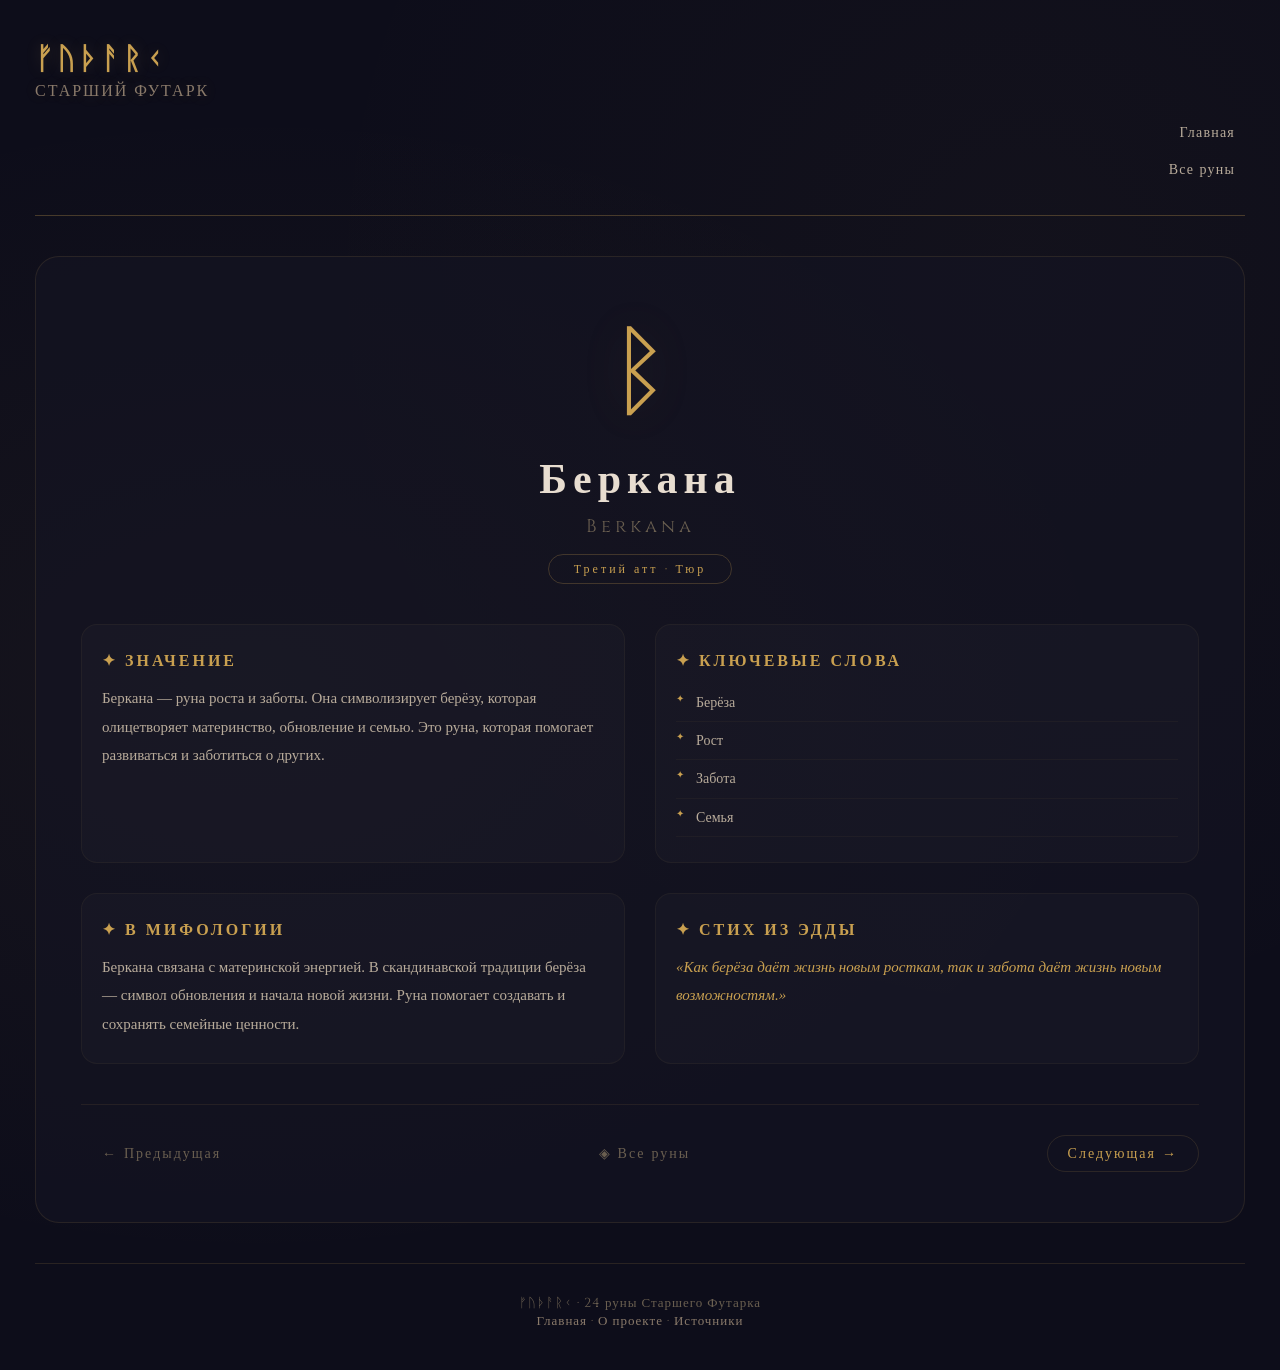
<file: rune-berkana.html>
<!DOCTYPE html>
<html lang="ru">
<head>
    <meta charset="UTF-8">
    <meta name="viewport" content="width=device-width, initial-scale=1.0">
    <title>Руна Беркана — Старший Футарк</title>
    <link href="https://fonts.googleapis.com/css2?family=Cinzel:wght@400;700&display=swap" rel="stylesheet">
    <link rel="stylesheet" href="style.css">
</head>
<body>
    <div class="container">
        <header>
            <div class="logo">ᚠᚢᚦᚨᚱᚲ<span>Старший Футарк</span></div>
            <nav><a href="index.html">Главная</a><a href="runes.html">Все руны</a></nav>
        </header>
        <section class="rune-page">
            <div class="rune-header">
                <span class="symbol">ᛒ</span>
                <div class="name">Беркана</div>
                <div class="name-en">Berkana</div>
                <span class="att">Третий атт · Тюр</span>
            </div>
            <div class="rune-details">
                <div class="detail-block">
                    <h3>✦ Значение</h3>
                    <p>Беркана — руна роста и заботы. Она символизирует берёзу, которая олицетворяет материнство, обновление и семью. Это руна, которая помогает развиваться и заботиться о других.</p>
                </div>
                <div class="detail-block">
                    <h3>✦ Ключевые слова</h3>
                    <ul><li>Берёза</li><li>Рост</li><li>Забота</li><li>Семья</li></ul>
                </div>
                <div class="detail-block">
                    <h3>✦ В мифологии</h3>
                    <p>Беркана связана с материнской энергией. В скандинавской традиции берёза — символ обновления и начала новой жизни. Руна помогает создавать и сохранять семейные ценности.</p>
                </div>
                <div class="detail-block">
                    <h3>✦ Стих из Эдды</h3>
                    <p style="font-style: italic; color: #c9a050;">«Как берёза даёт жизнь новым росткам, так и забота даёт жизнь новым возможностям.»</p>
                </div>
            </div>
            <div class="rune-nav">
                <a href="rune-tiwaz.html" class="back-link">← Предыдущая</a>
                <a href="runes.html" class="back-link">◈ Все руны</a>
                <a href="rune-ehwaz.html">Следующая →</a>
            </div>
        </section>
        <footer>
            <p>ᚠᚢᚦᚨᚱᚲ · 24 руны Старшего Футарка</p>
            <p><a href="index.html">Главная</a> · <a href="#">О проекте</a> · <a href="#">Источники</a></p>
        </footer>
    </div>
</body>
</html>
</file>
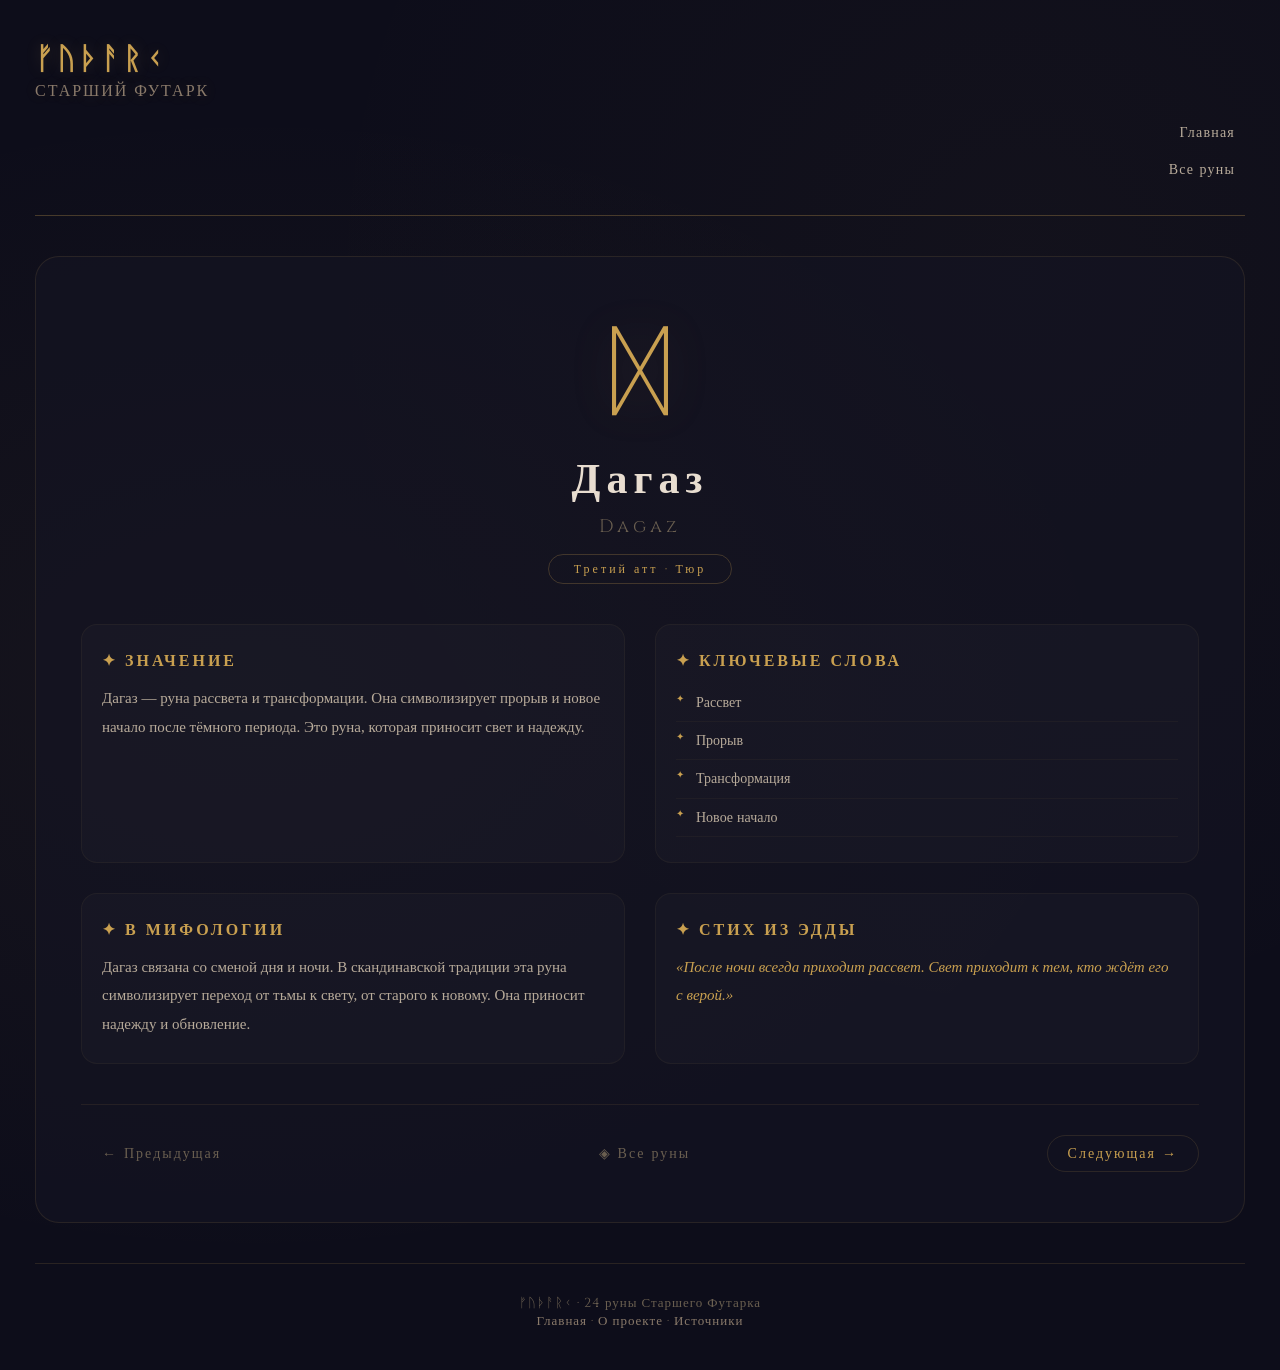
<file: rune-dagaz.html>
<!DOCTYPE html>
<html lang="ru">
<head>
    <meta charset="UTF-8">
    <meta name="viewport" content="width=device-width, initial-scale=1.0">
    <title>Руна Дагаз — Старший Футарк</title>
    <link href="https://fonts.googleapis.com/css2?family=Cinzel:wght@400;700&display=swap" rel="stylesheet">
    <link rel="stylesheet" href="style.css">
</head>
<body>
    <div class="container">
        <header>
            <div class="logo">ᚠᚢᚦᚨᚱᚲ<span>Старший Футарк</span></div>
            <nav><a href="index.html">Главная</a><a href="runes.html">Все руны</a></nav>
        </header>
        <section class="rune-page">
            <div class="rune-header">
                <span class="symbol">ᛞ</span>
                <div class="name">Дагаз</div>
                <div class="name-en">Dagaz</div>
                <span class="att">Третий атт · Тюр</span>
            </div>
            <div class="rune-details">
                <div class="detail-block">
                    <h3>✦ Значение</h3>
                    <p>Дагаз — руна рассвета и трансформации. Она символизирует прорыв и новое начало после тёмного периода. Это руна, которая приносит свет и надежду.</p>
                </div>
                <div class="detail-block">
                    <h3>✦ Ключевые слова</h3>
                    <ul><li>Рассвет</li><li>Прорыв</li><li>Трансформация</li><li>Новое начало</li></ul>
                </div>
                <div class="detail-block">
                    <h3>✦ В мифологии</h3>
                    <p>Дагаз связана со сменой дня и ночи. В скандинавской традиции эта руна символизирует переход от тьмы к свету, от старого к новому. Она приносит надежду и обновление.</p>
                </div>
                <div class="detail-block">
                    <h3>✦ Стих из Эдды</h3>
                    <p style="font-style: italic; color: #c9a050;">«После ночи всегда приходит рассвет. Свет приходит к тем, кто ждёт его с верой.»</p>
                </div>
            </div>
            <div class="rune-nav">
                <a href="rune-othala.html" class="back-link">← Предыдущая</a>
                <a href="runes.html" class="back-link">◈ Все руны</a>
                <a href="rune-fechu.html">Следующая →</a>
            </div>
        </section>
        <footer>
            <p>ᚠᚢᚦᚨᚱᚲ · 24 руны Старшего Футарка</p>
            <p><a href="index.html">Главная</a> · <a href="#">О проекте</a> · <a href="#">Источники</a></p>
        </footer>
    </div>
</body>
</html>
</file>
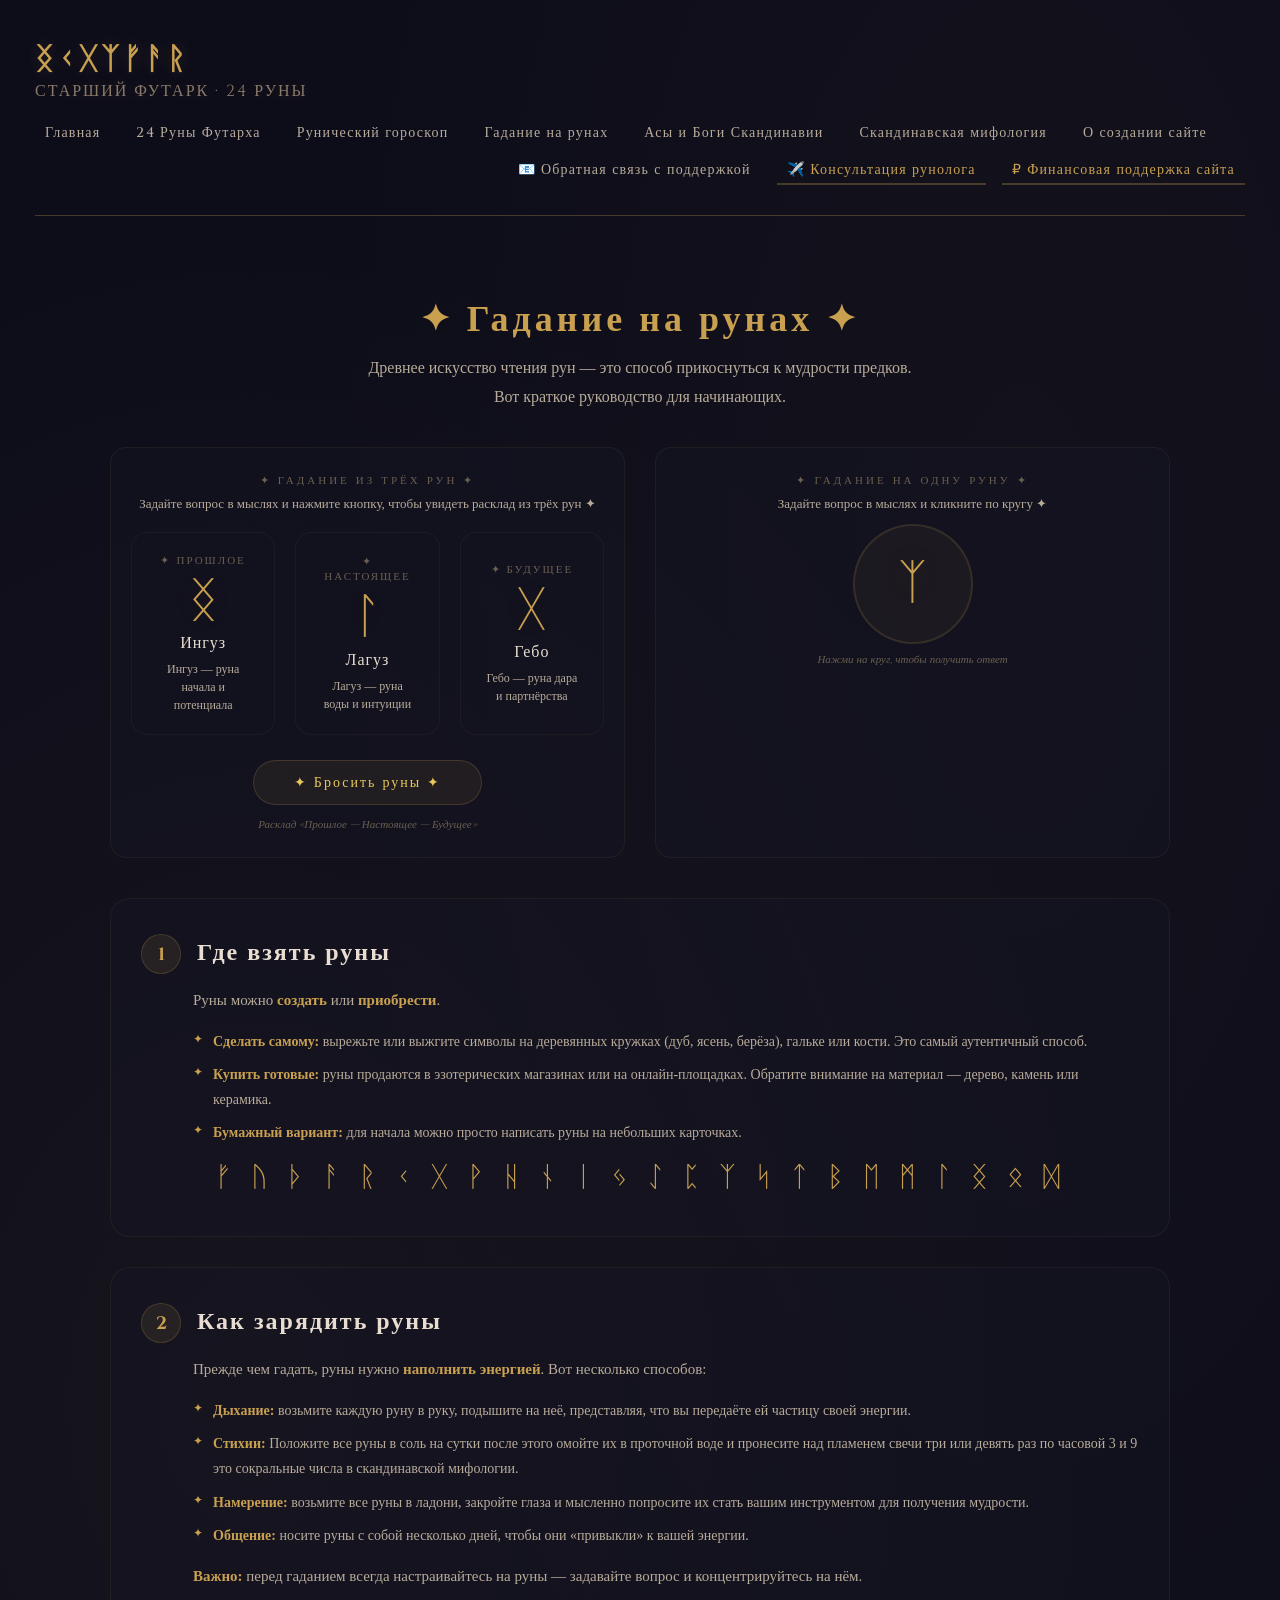
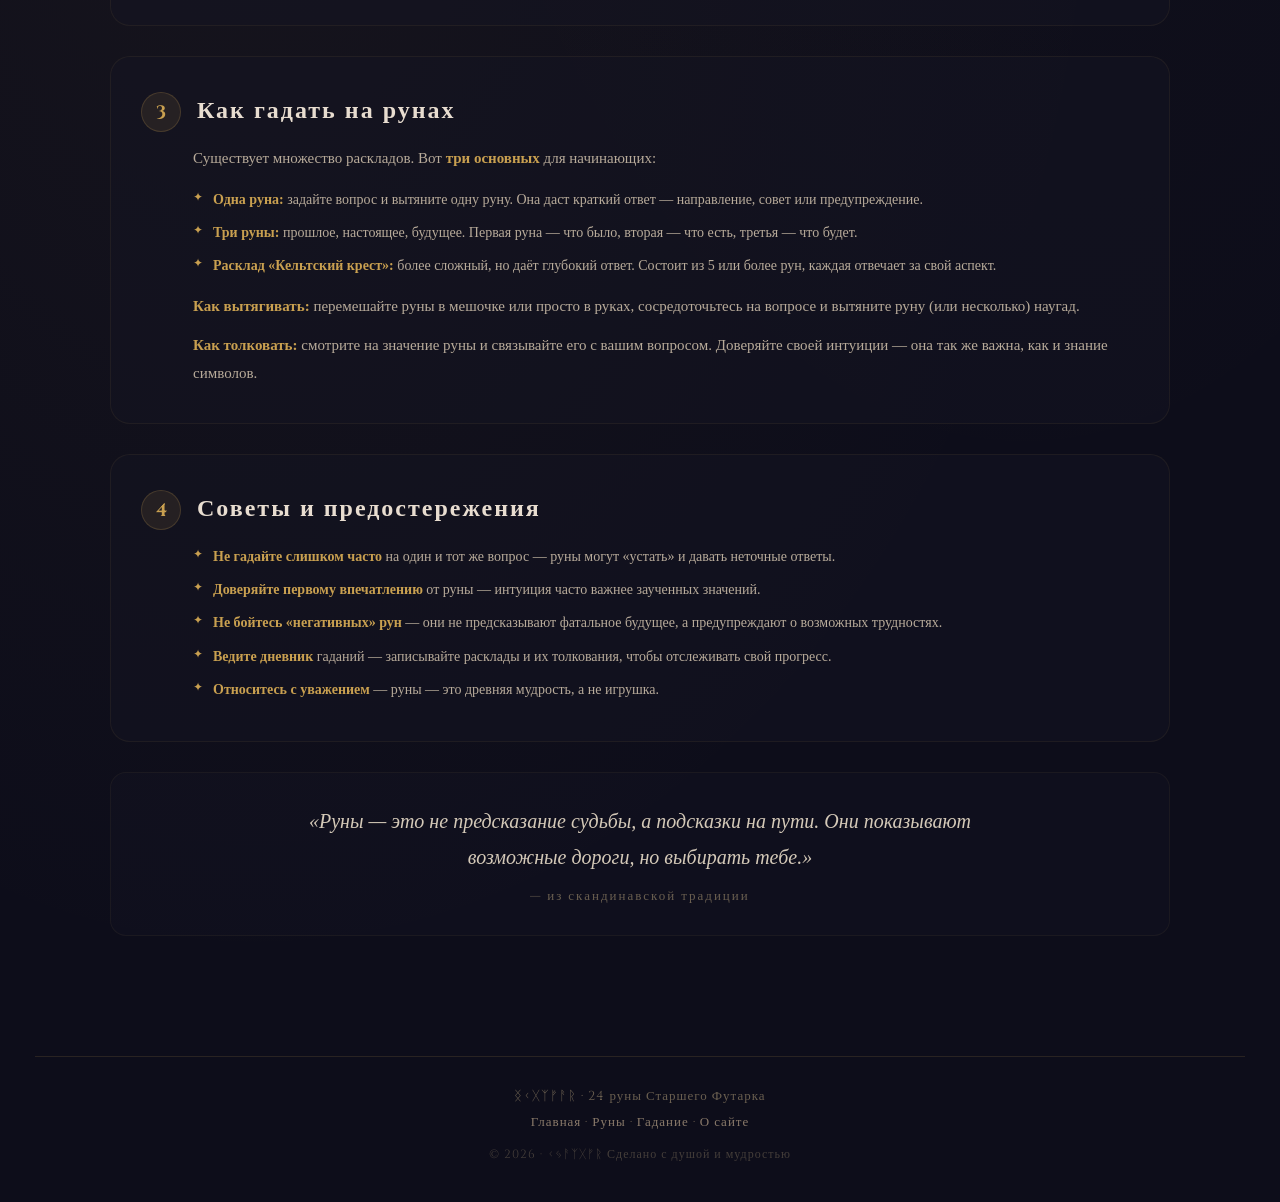
<file: rune-divination.html>
<!DOCTYPE html>
<html lang="ru">
<head>
     <!-- ===== FAVICON: РУНА АНСУЗ В КРУГЕ ===== -->
    <link rel="icon" type="image/svg+xml" href="data:image/svg+xml,<svg xmlns='http://www.w3.org/2000/svg' viewBox='0 0 100 100'><circle cx='50' cy='50' r='45' fill='none' stroke='%23c9a050' stroke-width='3'/><text x='50' y='68' font-size='55' text-anchor='middle' fill='%23c9a050' font-weight='bold' font-family='serif'>ᚨ</text></svg>">
    <meta charset="UTF-8">
    <meta name="viewport" content="width=device-width, initial-scale=1.0">
    <title>Гадание на рунах | Старший Футарк</title>
    <link href="https://fonts.googleapis.com/css2?family=Cinzel:wght@400;700&display=swap" rel="stylesheet">
    <link rel="stylesheet" href="style.css">
    <style>
        .divination-page {
            padding: 40px 20px;
            max-width: 1100px;
            margin: 0 auto;
        }

        .divination-page h1 {
            font-size: 36px;
            color: #c9a050;
            letter-spacing: 4px;
            text-align: center;
            margin-bottom: 10px;
        }

        .divination-page .subtitle {
            text-align: center;
            color: #b8ab9a;
            font-size: 16px;
            font-family: 'Georgia', serif;
            margin-bottom: 35px;
            line-height: 1.8;
        }

        .step-section {
            background: rgba(20, 20, 35, 0.5);
            border: 1px solid rgba(201, 160, 80, 0.08);
            border-radius: 20px;
            padding: 35px 30px;
            margin-bottom: 30px;
            transition: 0.3s;
        }

        .step-section:hover {
            border-color: rgba(201, 160, 80, 0.2);
        }

        .step-section .step-number {
            display: inline-block;
            background: rgba(201, 160, 80, 0.1);
            border: 1px solid rgba(201, 160, 80, 0.2);
            border-radius: 50%;
            width: 40px;
            height: 40px;
            text-align: center;
            line-height: 40px;
            font-size: 18px;
            color: #c9a050;
            font-weight: 700;
            margin-right: 12px;
        }

        .step-section h2 {
            display: inline-block;
            color: #e8ddd0;
            font-size: 24px;
            letter-spacing: 2px;
        }

        .step-section p {
            color: #b8ab9a;
            font-size: 15px;
            line-height: 1.9;
            font-family: 'Georgia', serif;
            margin-top: 12px;
            padding-left: 52px;
        }

        .step-section ul {
            list-style: none;
            padding-left: 52px;
            margin-top: 10px;
        }

        .step-section ul li {
            color: #b8ab9a;
            font-size: 14px;
            line-height: 1.8;
            padding: 4px 0 4px 20px;
            position: relative;
            font-family: 'Georgia', serif;
        }

        .step-section ul li::before {
            content: "✦";
            color: #c9a050;
            position: absolute;
            left: 0;
            font-size: 12px;
        }

        .step-section .highlight {
            color: #c9a050;
            font-weight: 700;
        }

        .step-section .rune-example {
            font-size: 28px;
            color: #c9a050;
            letter-spacing: 6px;
            display: block;
            text-align: center;
            margin: 10px 0 5px;
        }

        .rune-daily-grid {
            display: grid;
            grid-template-columns: 1fr 1fr;
            gap: 30px;
            margin: 30px 0 40px;
        }

        .rune-daily-card {
            background: rgba(20, 20, 35, 0.5);
            border: 1px solid rgba(201, 160, 80, 0.08);
            border-radius: 16px;
            padding: 25px 20px;
            text-align: center;
        }

        .rune-daily-card .label {
            color: #6a5f50;
            font-size: 11px;
            letter-spacing: 3px;
            margin-bottom: 8px;
        }

        .rune-daily-card .symbol {
            font-size: 60px;
            color: #c9a050;
            text-shadow: 0 0 40px rgba(201, 160, 80, 0.15);
            display: block;
        }

        .rune-daily-card .name {
            font-size: 22px;
            color: #e8ddd0;
            letter-spacing: 2px;
            margin-top: 4px;
        }

        .rune-daily-card .meaning {
            font-size: 13px;
            color: #b8ab9a;
            font-family: 'Georgia', serif;
            line-height: 1.6;
            margin-top: 8px;
            max-width: 400px;
            margin-left: auto;
            margin-right: auto;
        }

        .rune-daily-card .footnote {
            font-size: 11px;
            color: #6a5f50;
            font-style: italic;
            margin-top: 12px;
        }

        .oracle-circle {
            width: 120px;
            height: 120px;
            margin: 0 auto;
            background: rgba(201, 160, 80, 0.05);
            border-radius: 50%;
            display: flex;
            align-items: center;
            justify-content: center;
            cursor: pointer;
            border: 2px solid rgba(201, 160, 80, 0.15);
            transition: 0.3s;
            position: relative;
        }

        .oracle-circle:hover {
            border-color: rgba(201, 160, 80, 0.3);
            box-shadow: 0 0 30px rgba(201, 160, 80, 0.05);
        }

        .oracle-circle .symbol {
            font-size: 48px;
            color: #c9a050;
            transition: 0.3s;
        }

        .oracle-circle .spinner {
            position: absolute;
            top: -6px;
            right: -6px;
            font-size: 14px;
            color: #c9a050;
            opacity: 0;
        }

        .oracle-result {
            margin-top: 12px;
            display: none;
        }

        .oracle-result .name {
            font-size: 18px;
            color: #e8ddd0;
            letter-spacing: 2px;
        }

        .oracle-result .meaning {
            font-size: 12px;
            color: #b8ab9a;
            font-family: 'Georgia', serif;
            line-height: 1.6;
            margin-top: 6px;
        }

        .oracle-placeholder {
            font-size: 11px;
            color: #6a5f50;
            font-style: italic;
            margin-top: 8px;
        }

        .daily-rune-btn {
            display: inline-block;
            margin-top: 15px;
            padding: 10px 35px;
            background: rgba(201, 160, 80, 0.08);
            border: 1px solid rgba(201, 160, 80, 0.2);
            border-radius: 30px;
            color: #e8c85a;
            text-decoration: none;
            font-size: 14px;
            letter-spacing: 2px;
            font-family: 'Cinzel', serif;
            transition: 0.3s;
            cursor: pointer;
        }

        .daily-rune-btn:hover {
            background: rgba(201, 160, 80, 0.2);
            border-color: #c9a050;
            transform: translateY(-2px);
            box-shadow: 0 8px 25px rgba(201, 160, 80, 0.1);
        }

        .quote-block {
            text-align: center;
            padding: 30px;
            background: rgba(20, 20, 35, 0.4);
            border-radius: 16px;
            border: 1px solid rgba(201, 160, 80, 0.06);
            margin: 30px 0 40px;
        }

        .quote-block .quote {
            font-size: 20px;
            color: #d4c9b8;
            font-style: italic;
            font-family: 'Georgia', serif;
            line-height: 1.8;
            max-width: 700px;
            margin: 0 auto;
        }

        .quote-block .author {
            font-size: 13px;
            color: #6a5f50;
            letter-spacing: 2px;
            margin-top: 12px;
        }

        .three-runes-container {
            display: flex;
            justify-content: center;
            align-items: stretch;
            gap: 20px;
            margin: 20px 0 15px;
            flex-wrap: nowrap;
        }

        .three-runes-container .rune-card-item {
            text-align: center;
            background: rgba(20, 20, 35, 0.3);
            border: 1px solid rgba(201, 160, 80, 0.06);
            border-radius: 16px;
            padding: 20px 25px;
            flex: 1;
            max-width: 200px;
            min-width: 120px;
            transition: 0.3s;
            display: flex;
            flex-direction: column;
            align-items: center;
            justify-content: center;
        }

        .three-runes-container .rune-card-item:hover {
            border-color: rgba(201, 160, 80, 0.15);
            background: rgba(30, 30, 50, 0.3);
        }

        .three-runes-container .rune-card-item .position-label {
            font-size: 11px;
            color: #6a5f50;
            letter-spacing: 2px;
            text-transform: uppercase;
            margin-bottom: 5px;
        }

        .three-runes-container .rune-card-item .symbol {
            font-size: 48px;
            color: #c9a050;
            display: block;
            text-shadow: 0 0 30px rgba(201, 160, 80, 0.1);
            line-height: 1.2;
        }

        .three-runes-container .rune-card-item .name {
            font-size: 16px;
            color: #e8ddd0;
            letter-spacing: 1px;
            margin-top: 2px;
        }

        .three-runes-container .rune-card-item .meaning {
            font-size: 12px;
            color: #b8ab9a;
            font-family: 'Georgia', serif;
            line-height: 1.5;
            max-width: 180px;
            margin-top: 6px;
        }

        .three-runes-btn {
            display: inline-block;
            margin-top: 10px;
            padding: 12px 40px;
            background: rgba(201, 160, 80, 0.08);
            border: 1px solid rgba(201, 160, 80, 0.2);
            border-radius: 30px;
            color: #e8c85a;
            text-decoration: none;
            font-size: 14px;
            letter-spacing: 2px;
            font-family: 'Cinzel', serif;
            transition: 0.3s;
            cursor: pointer;
        }

        .three-runes-btn:hover {
            background: rgba(201, 160, 80, 0.2);
            border-color: #c9a050;
            transform: translateY(-2px);
            box-shadow: 0 8px 25px rgba(201, 160, 80, 0.1);
        }

        @keyframes fadeInUp {
            from { opacity: 0; transform: translateY(20px); }
            to { opacity: 1; transform: translateY(0); }
        }

        .three-runes-container .rune-card-item {
            animation: fadeInUp 0.5s ease forwards;
        }

        .three-runes-container .rune-card-item:nth-child(1) { animation-delay: 0.1s; }
        .three-runes-container .rune-card-item:nth-child(2) { animation-delay: 0.2s; }
        .three-runes-container .rune-card-item:nth-child(3) { animation-delay: 0.3s; }

        @media (max-width: 768px) {
            .divination-page h1 {
                font-size: 28px;
            }
            .step-section {
                padding: 25px 20px;
            }
            .step-section h2 {
                font-size: 20px;
                display: block;
                margin-top: 8px;
            }
            .step-section p,
            .step-section ul {
                padding-left: 0;
            }
            .step-section .step-number {
                display: inline-block;
            }
            .rune-daily-grid {
                grid-template-columns: 1fr;
                gap: 20px;
            }
            .oracle-circle {
                width: 100px;
                height: 100px;
            }
            .oracle-circle .symbol {
                font-size: 40px;
            }
            .three-runes-container {
                gap: 12px;
            }
            .three-runes-container .rune-card-item {
                padding: 15px 12px;
                min-width: 90px;
                max-width: 160px;
            }
            .three-runes-container .rune-card-item .symbol {
                font-size: 36px;
            }
            .three-runes-container .rune-card-item .name {
                font-size: 14px;
            }
            .three-runes-container .rune-card-item .meaning {
                font-size: 11px;
                max-width: 140px;
            }
            .three-runes-container .rune-card-item .position-label {
                font-size: 10px;
            }
        }

        @media (max-width: 560px) {
            .three-runes-container {
                gap: 10px;
                flex-wrap: nowrap;
                overflow-x: auto;
                padding: 5px 10px;
                justify-content: flex-start;
            }
            .three-runes-container .rune-card-item {
                padding: 12px 10px;
                min-width: 80px;
                max-width: 130px;
                flex: 0 0 auto;
            }
            .three-runes-container .rune-card-item .symbol {
                font-size: 30px;
            }
            .three-runes-container .rune-card-item .name {
                font-size: 12px;
            }
            .three-runes-container .rune-card-item .meaning {
                font-size: 10px;
                max-width: 110px;
            }
            .three-runes-container .rune-card-item .position-label {
                font-size: 9px;
            }
        }
    </style>
</head>
<body>

    <div class="container">

        <header>
            <div class="logo">
                ᛝᚲᚷᛉᚠᚨᚱ
                <span>Старший Футарк · 24 руны</span>
            </div>
            <nav>
                <div class="nav-row nav-row-left">
                    <a href="index.html" class="main-link">
                        Главная
                        <span class="tooltip">
                            <span class="rune-icon">ᚱ</span>
                            <span class="highlight">Вернуться на главную</span><br>
                            Главная страница с руническим кругом
                        </span>
                    </a>
                    <a href="runes.html" class="runes-link">
                        24 Руны Футарха
                        <span class="tooltip">
                            <span class="rune-icon">ᚠ</span>
                            <span class="highlight">Все 24 руны Футарка</span><br>
                            Значения, символы и атты
                        </span>
                    </a>
                    <a href="rune-horoscope.html" class="horoscope-link">
                        Рунический гороскоп
                        <span class="tooltip">
                            <span class="rune-icon">ᛃ</span>
                            <span class="highlight">Рунический гороскоп</span><br>
                            Предсказание по дате рождения
                        </span>
                    </a>
                    <a href="rune-divination.html" class="divination-link">
                        Гадание на рунах
                        <span class="tooltip">
                            <span class="rune-icon">ᛉ</span>
                            <span class="highlight">Онлайн-гадание на рунах</span><br>
                            Брось руны и узнай судьбу
                        </span>
                    </a>
                    <a href="gods.html" class="gods-link">
                        Асы и Боги Скандинавии
                        <span class="tooltip">
                            <span class="rune-icon">ᚨ</span>
                            <span class="highlight">Скандинавские боги</span><br>
                            Один, Тор, Локи, Фрейя и другие
                        </span>
                    </a>
                    <a href="mifolgi.html" class="myth-link">
                        Скандинавская мифология
                        <span class="tooltip">
                            <span class="rune-icon">ᛝ</span>
                            <span class="highlight">Подробная страница</span><br>
                            Девять миров, руны и боги
                        </span>
                    </a>
                    <a href="about.html" class="about-link">
                        О создании сайте
                        <span class="tooltip">
                            <span class="rune-icon">ᛉ</span>
                            <span class="highlight">О проекте</span><br>
                            Создатель, цели и поддержка
                        </span>
                    </a>
                </div>

                <div class="nav-row nav-row-right">
                    <a href="feedback.html" class="feedback-link">
                        📧 Обратная связь с поддержкой
                        <span class="tooltip">
                            <span class="rune-icon">ᚨ</span>
                            <span class="highlight">Написать разработчику сайта</span><br>
                            Вопросы, идеи и поддержка
                        </span>
                    </a>
                    <a href="consultation.html" class="support-link" style="color: #c9a050; border-bottom-color: rgba(201,160,80,0.3);">
                        ✈️ Консультация рунолога
                        <span class="tooltip">
                            <span class="rune-icon">ᚨ</span>
                            <span class="highlight">Консультация рунолога</span><br>
                            Помощь в вопросах жизни и судьбы
                        </span>
                    </a>
                    <a href="support.html" class="support-link" style="color: #c9a050; border-bottom-color: rgba(201,160,80,0.3);">
                        ₽ Финансовая поддержка сайта
                        <span class="tooltip">
                            <span class="rune-icon">ᛉ</span>
                            <span class="highlight">Поддержать создателя</span><br>
                            Финансовая поддержка, информация об авторе
                        </span>
                    </a>
                </div>
            </nav>
        </header>

        <!-- ===== СТРАНИЦА ГАДАНИЯ ===== -->
        <section class="divination-page">

            <h1>✦ Гадание на рунах ✦</h1>
            <p class="subtitle">
                Древнее искусство чтения рун — это способ прикоснуться к мудрости предков.<br>
                Вот краткое руководство для начинающих.
            </p>

            <div class="rune-daily-grid">

                <div class="rune-daily-card">
                    <div class="label">✦ ГАДАНИЕ ИЗ ТРЁХ РУН ✦</div>
                    <p style="color: #b8ab9a; font-size: 13px; font-family: 'Georgia', serif; margin-bottom: 12px;">
                        Задайте вопрос в мыслях и нажмите кнопку, чтобы увидеть расклад из трёх рун ✦
                    </p>

                    <div class="three-runes-container" id="threeRunesContainer">
                        <div class="rune-card-item" id="runePast">
                            <div class="position-label">✦ Прошлое</div>
                            <span class="symbol">ᚠ</span>
                            <div class="name">Феху</div>
                            <div class="meaning">Влияние прошлого</div>
                        </div>
                        <div class="rune-card-item" id="runePresent">
                            <div class="position-label">✦ Настоящее</div>
                            <span class="symbol">ᚢ</span>
                            <div class="name">Уруз</div>
                            <div class="meaning">Текущая ситуация</div>
                        </div>
                        <div class="rune-card-item" id="runeFuture">
                            <div class="position-label">✦ Будущее</div>
                            <span class="symbol">ᚨ</span>
                            <div class="name">Ансуз</div>
                            <div class="meaning">Возможный исход</div>
                        </div>
                    </div>

                    <button class="three-runes-btn" id="threeRunesBtn">✦ Бросить руны ✦</button>
                    <div class="footnote" style="margin-top: 12px;">Расклад «Прошлое — Настоящее — Будущее»</div>
                </div>

                <div class="rune-daily-card">
                    <div class="label">✦ ГАДАНИЕ НА ОДНУ РУНУ ✦</div>
                    <p style="color: #b8ab9a; font-size: 13px; font-family: 'Georgia', serif; margin-bottom: 12px;">
                        Задайте вопрос в мыслях и кликните по кругу ✦
                    </p>
                    <div class="oracle-circle" id="oracleCircle">
                        <span class="symbol" id="oracleSymbol">ᛉ</span>
                        <span class="spinner" id="oracleSpinner">✦</span>
                    </div>
                    <div class="oracle-result" id="oracleResult">
                        <div class="name" id="oracleResultName"></div>
                        <div class="meaning" id="oracleResultMeaning"></div>
                    </div>
                    <div class="oracle-placeholder" id="oraclePlaceholder">Нажми на круг, чтобы получить ответ</div>
                </div>

            </div>

            <div class="step-section">
                <span class="step-number">1</span>
                <h2>Где взять руны</h2>
                <p>
                    Руны можно <span class="highlight">создать</span> или <span class="highlight">приобрести</span>.
                </p>
                <ul>
                    <li><span class="highlight">Сделать самому:</span> вырежьте или выжгите символы на деревянных кружках (дуб, ясень, берёза), гальке или кости. Это самый аутентичный способ.</li>
                    <li><span class="highlight">Купить готовые:</span> руны продаются в эзотерических магазинах или на онлайн-площадках. Обратите внимание на материал — дерево, камень или керамика.</li>
                    <li><span class="highlight">Бумажный вариант:</span> для начала можно просто написать руны на небольших карточках.</li>
                </ul>
                <span class="rune-example">ᚠ ᚢ ᚦ ᚨ ᚱ ᚲ ᚷ ᚹ ᚺ ᚾ ᛁ ᛃ ᛇ ᛈ ᛉ ᛋ ᛏ ᛒ ᛖ ᛗ ᛚ ᛝ ᛟ ᛞ</span>
            </div>

            <div class="step-section">
                <span class="step-number">2</span>
                <h2>Как зарядить руны</h2>
                <p>
                    Прежде чем гадать, руны нужно <span class="highlight">наполнить энергией</span>. Вот несколько способов:
                </p>
                <ul>
                    <li><span class="highlight">Дыхание:</span> возьмите каждую руну в руку, подышите на неё, представляя, что вы передаёте ей частицу своей энергии.</li>
                    <li><span class="highlight">Стихии:</span> Положите все руны в соль на сутки после этого омойте их в проточной воде и пронесите над пламенем свечи три или девять раз по часовой 3 и 9 это сокральные числа в скандинавской мифологии.</li>
                    <li><span class="highlight">Намерение:</span> возьмите все руны в ладони, закройте глаза и мысленно попросите их стать вашим инструментом для получения мудрости.</li>
                    <li><span class="highlight">Общение:</span> носите руны с собой несколько дней, чтобы они «привыкли» к вашей энергии.</li>
                </ul>
                <p style="margin-top: 10px;">
                    <span class="highlight">Важно:</span> перед гаданием всегда настраивайтесь на руны — задавайте вопрос и концентрируйтесь на нём.
                </p>
            </div>

            <div class="step-section">
                <span class="step-number">3</span>
                <h2>Как гадать на рунах</h2>
                <p>
                    Существует множество раскладов. Вот <span class="highlight">три основных</span> для начинающих:
                </p>
                <ul>
                    <li><span class="highlight">Одна руна:</span> задайте вопрос и вытяните одну руну. Она даст краткий ответ — направление, совет или предупреждение.</li>
                    <li><span class="highlight">Три руны:</span> прошлое, настоящее, будущее. Первая руна — что было, вторая — что есть, третья — что будет.</li>
                    <li><span class="highlight">Расклад «Кельтский крест»:</span> более сложный, но даёт глубокий ответ. Состоит из 5 или более рун, каждая отвечает за свой аспект.</li>
                </ul>
                <p style="margin-top: 10px;">
                    <span class="highlight">Как вытягивать:</span> перемешайте руны в мешочке или просто в руках, сосредоточьтесь на вопросе и вытяните руну (или несколько) наугад.
                </p>
                <p style="margin-top: 10px;">
                    <span class="highlight">Как толковать:</span> смотрите на значение руны и связывайте его с вашим вопросом. Доверяйте своей интуиции — она так же важна, как и знание символов.
                </p>
            </div>

            <div class="step-section">
                <span class="step-number">4</span>
                <h2>Советы и предостережения</h2>
                <ul>
                    <li><span class="highlight">Не гадайте слишком часто</span> на один и тот же вопрос — руны могут «устать» и давать неточные ответы.</li>
                    <li><span class="highlight">Доверяйте первому впечатлению</span> от руны — интуиция часто важнее заученных значений.</li>
                    <li><span class="highlight">Не бойтесь «негативных» рун</span> — они не предсказывают фатальное будущее, а предупреждают о возможных трудностях.</li>
                    <li><span class="highlight">Ведите дневник</span> гаданий — записывайте расклады и их толкования, чтобы отслеживать свой прогресс.</li>
                    <li><span class="highlight">Относитесь с уважением</span> — руны — это древняя мудрость, а не игрушка.</li>
                </ul>
            </div>

            <div class="quote-block">
                <div class="quote">«Руны — это не предсказание судьбы, а подсказки на пути. Они показывают возможные дороги, но выбирать тебе.»</div>
                <div class="author">— из скандинавской традиции</div>
            </div>

        </section>

        <footer>
            <p>ᛝᚲᚷᛉᚠᚨᚱ · 24 руны Старшего Футарка</p>
            <p style="margin-top: 8px;">
                <a href="index.html">Главная</a> ·
                <a href="runes.html">Руны</a> ·
                <a href="rune-divination.html">Гадание</a> ·
                <a href="about.html">О сайте</a>
            </p>
            <p style="margin-top: 15px; font-size: 12px; opacity: 0.6;">
                © 2026 · ᚲᛃᚨᛉᚷᚠᚱ Сделано с душой и мудростью
            </p>
        </footer>

    </div>

    <script>
        const runeData = {
            'ᚠ': { name: 'Феху', meaning: 'Феху — руна богатства и изобилия. Она наделяет человека энергией созидания, способностью создавать и приумножать. Люди-Феху — прирождённые предприниматели и творцы, они умеют превращать идеи в реальность.', link: 'rune-fechu.html' },
            'ᚢ': { name: 'Уруз', meaning: 'Уруз — руна первобытной силы и выносливости. Люди-Уруз обладают огромной внутренней мощью, они выносливы, упрямы и всегда добиваются поставленных целей.', link: 'rune-uruz.html' },
            'ᚦ': { name: 'Турисаз', meaning: 'Турисаз — руна защиты и преодоления препятствий. Люди-Турисаз — прирождённые защитники, они всегда готовы отстоять свои интересы и интересы близких.', link: 'rune-thurisaz.html' },
            'ᚨ': { name: 'Ансуз', meaning: 'Ансуз — руна мудрости и знания. Люди-Ансуз — прирождённые учителя и наставники. Они обладают даром красноречия, любят делиться знаниями и всегда стремятся к истине.', link: 'rune-ansuz.html' },
            'ᚱ': { name: 'Райдо', meaning: 'Райдо — руна пути и путешествий. Люди-Райдо — вечные странники, они постоянно в движении, ищут новые горизонты и не боятся перемен.', link: 'rune-raido.html' },
            'ᚲ': { name: 'Кеназ', meaning: 'Кеназ — руна огня и творчества. Люди-Кеназ — творческие личности, они видят мир иначе, чем другие. Их внутренний свет помогает им находить нестандартные решения.', link: 'rune-kenaz.html' },
            'ᚷ': { name: 'Гебо', meaning: 'Гебо — руна дара и партнёрства. Люди-Гебо — мастера гармоничных отношений. Они умеют давать и принимать, создавать равноправные союзы.', link: 'rune-gebo.html' },
            'ᚹ': { name: 'Вуньо', meaning: 'Вуньо — руна радости и успеха. Люди-Вуньо — оптимисты, они умеют радоваться жизни и приносить радость другим. Их светлая энергия притягивает удачу.', link: 'rune-wunjo.html' },
            'ᚺ': { name: 'Хагалаз', meaning: 'Хагалаз — руна разрушения и очищения. Люди-Хагалаз не боятся перемен, даже если они болезненны. Они знают, что через кризис приходит обновление.', link: 'rune-hagalaz.html' },
            'ᚾ': { name: 'Наутиз', meaning: 'Наутиз — руна нужды и терпения. Люди-Наутиз умеют преодолевать трудности и становиться сильнее в испытаниях. Настоящая сила рождается в преодолении.', link: 'rune-nauthiz.html' },
            'ᛁ': { name: 'Иса', meaning: 'Иса — руна льда и остановки. Люди-Иса — мастера паузы. Они умеют ждать, сохранять энергию и не торопить события. Их терпение — их главная сила.', link: 'rune-isa.html' },
            'ᛃ': { name: 'Йера', meaning: 'Йера — руна урожая и завершения циклов. Люди-Йера верят в справедливость и закон причин и следствий. Они знают, что всё имеет свои сроки.', link: 'rune-jera.html' },
            'ᛇ': { name: 'Эйваз', meaning: 'Эйваз — руна тиса и защиты. Люди-Эйваз — надёжная опора для других. Они устойчивы в любых жизненных бурях и умеют сохранять равновесие.', link: 'rune-eihwaz.html' },
            'ᛈ': { name: 'Перто', meaning: 'Перто — руна тайны и судьбы. Люди-Перто обладают развитой интуицией и чувствуют невидимые нити судьбы. Они доверяют жизни.', link: 'rune-perthro.html' },
            'ᛉ': { name: 'Альгиз', meaning: 'Альгиз — руна защиты и интуиции. Люди-Альгиз — прирождённые защитники, они чувствуют опасность на расстоянии и всегда готовы прийти на помощь.', link: 'rune-algiz.html' },
            'ᛋ': { name: 'Соулу', meaning: 'Соулу — руна солнца и победы. Люди-Соулу — прирождённые лидеры, они несут свет и вдохновение окружающим. Их сила — в их энергии и вере в себя.', link: 'rune-sowilo.html' },
            'ᛏ': { name: 'Тейваз', meaning: 'Тейваз — руна чести и справедливости. Люди-Тейваз — благородные воины, они всегда готовы встать на защиту слабых и отстаивать правду.', link: 'rune-tiwaz.html' },
            'ᛒ': { name: 'Беркана', meaning: 'Беркана — руна роста и заботы. Люди-Беркана — заботливые и чуткие, они умеют создавать уют и поддерживать тех, кто рядом.', link: 'rune-berkana.html' },
            'ᛖ': { name: 'Эхваз', meaning: 'Эхваз — руна движения и доверия. Люди-Эхваз — верные спутники, они умеют доверять и идти по жизни в гармонии с окружающими.', link: 'rune-ehwaz.html' },
            'ᛗ': { name: 'Манназ', meaning: 'Манназ — руна человека и общества. Люди-Манназ — прирождённые коммуникаторы, они умеют находить общий язык с людьми и строить сообщества.', link: 'rune-mannaz.html' },
            'ᛚ': { name: 'Лагуз', meaning: 'Лагуз — руна воды и интуиции. Люди-Лагуз — чувствительные и восприимчивые, они умеют плыть по течению жизни и доверять своей интуиции.', link: 'rune-laguz.html' },
            'ᛝ': { name: 'Ингуз', meaning: 'Ингуз — руна начала и потенциала. Люди-Ингуз — вечные начинатели, они полны идей и энергии для их воплощения. Их сила — в вере в будущее.', link: 'rune-inguz.html' },
            'ᛟ': { name: 'Отал', meaning: 'Отал — руна родины и наследия. Люди-Отал — хранители традиций, они ценят свои корни и передают знания следующим поколениям.', link: 'rune-othala.html' },
            'ᛞ': { name: 'Дагаз', meaning: 'Дагаз — руна рассвета и трансформации. Люди-Дагаз — те, кто всегда видит свет в конце тоннеля. Они умеют проходить через тьму и выходить к новому началу.', link: 'rune-dagaz.html' }
        };

        const runeSymbols = [
            'ᚠ', 'ᚢ', 'ᚦ', 'ᚨ', 'ᚱ', 'ᚲ', 'ᚷ', 'ᚹ',
            'ᚺ', 'ᚾ', 'ᛁ', 'ᛃ', 'ᛇ', 'ᛈ', 'ᛉ', 'ᛋ',
            'ᛏ', 'ᛒ', 'ᛖ', 'ᛗ', 'ᛚ', 'ᛝ', 'ᛟ', 'ᛞ'
        ];

        const threeRunesBtn = document.getElementById('threeRunesBtn');
        const runePast = document.getElementById('runePast');
        const runePresent = document.getElementById('runePresent');
        const runeFuture = document.getElementById('runeFuture');

        function getRandomRune() {
            const index = Math.floor(Math.random() * 24);
            return runeSymbols[index];
        }

        function getRuneCardData(symbol) {
            const data = runeData[symbol];
            return {
                symbol: symbol,
                name: data ? data.name : 'Руна',
                meaning: data ? data.meaning.split('.')[0] : 'Значение'
            };
        }

        function updateThreeRunes() {
            const pastSymbol = getRandomRune();
            let presentSymbol = getRandomRune();
            let futureSymbol = getRandomRune();

            const past = getRuneCardData(pastSymbol);
            const present = getRuneCardData(presentSymbol);
            const future = getRuneCardData(futureSymbol);

            runePast.querySelector('.symbol').textContent = past.symbol;
            runePast.querySelector('.name').textContent = past.name;
            runePast.querySelector('.meaning').textContent = past.meaning;

            runePresent.querySelector('.symbol').textContent = present.symbol;
            runePresent.querySelector('.name').textContent = present.name;
            runePresent.querySelector('.meaning').textContent = present.meaning;

            runeFuture.querySelector('.symbol').textContent = future.symbol;
            runeFuture.querySelector('.name').textContent = future.name;
            runeFuture.querySelector('.meaning').textContent = future.meaning;

            const container = document.getElementById('threeRunesContainer');
            container.style.animation = 'none';
            setTimeout(() => {
                container.style.animation = '';
            }, 10);
        }

        threeRunesBtn.addEventListener('click', function() {
            this.textContent = '✦ Бросаем...';
            this.disabled = true;
            this.style.opacity = '0.6';

            setTimeout(() => {
                updateThreeRunes();
                this.textContent = '✦ Бросить руны ✦';
                this.disabled = false;
                this.style.opacity = '1';
            }, 500);

            this.style.transform = 'scale(0.95)';
            setTimeout(() => {
                this.style.transform = 'scale(1)';
            }, 200);
        });

        updateThreeRunes();

        const oracleCircle = document.getElementById('oracleCircle');
        const oracleSymbol = document.getElementById('oracleSymbol');
        const oracleResult = document.getElementById('oracleResult');
        const oracleResultName = document.getElementById('oracleResultName');
        const oracleResultMeaning = document.getElementById('oracleResultMeaning');
        const oraclePlaceholder = document.getElementById('oraclePlaceholder');

        if (oracleCircle) {
            oracleCircle.addEventListener('click', function() {
                const randomIndex = Math.floor(Math.random() * 24);
                const symbol = runeSymbols[randomIndex];
                const data = runeData[symbol];
                if (!data) return;

                this.style.transform = 'scale(1.05)';
                setTimeout(() => { this.style.transform = 'scale(1)'; }, 200);

                oracleSymbol.textContent = symbol;
                oracleResult.style.display = 'block';
                oracleResultName.textContent = data.name;
                oracleResultMeaning.textContent = data.meaning.slice(0, 150) + '...';
                oraclePlaceholder.style.display = 'none';

                const spinner = document.getElementById('oracleSpinner');
                if (spinner) {
                    spinner.style.opacity = '1';
                    spinner.style.animation = 'spin 0.5s ease-in-out';
                    setTimeout(() => { spinner.style.opacity = '0'; }, 600);
                }
            });
        }

        const styleSheet = document.createElement("style");
        styleSheet.textContent = `
            @keyframes spin {
                0% { transform: rotate(0deg) scale(0.5); opacity: 1; }
                100% { transform: rotate(720deg) scale(1.5); opacity: 0; }
            }
        `;
        document.head.appendChild(styleSheet);
    </script>

</body>
</html>
</file>
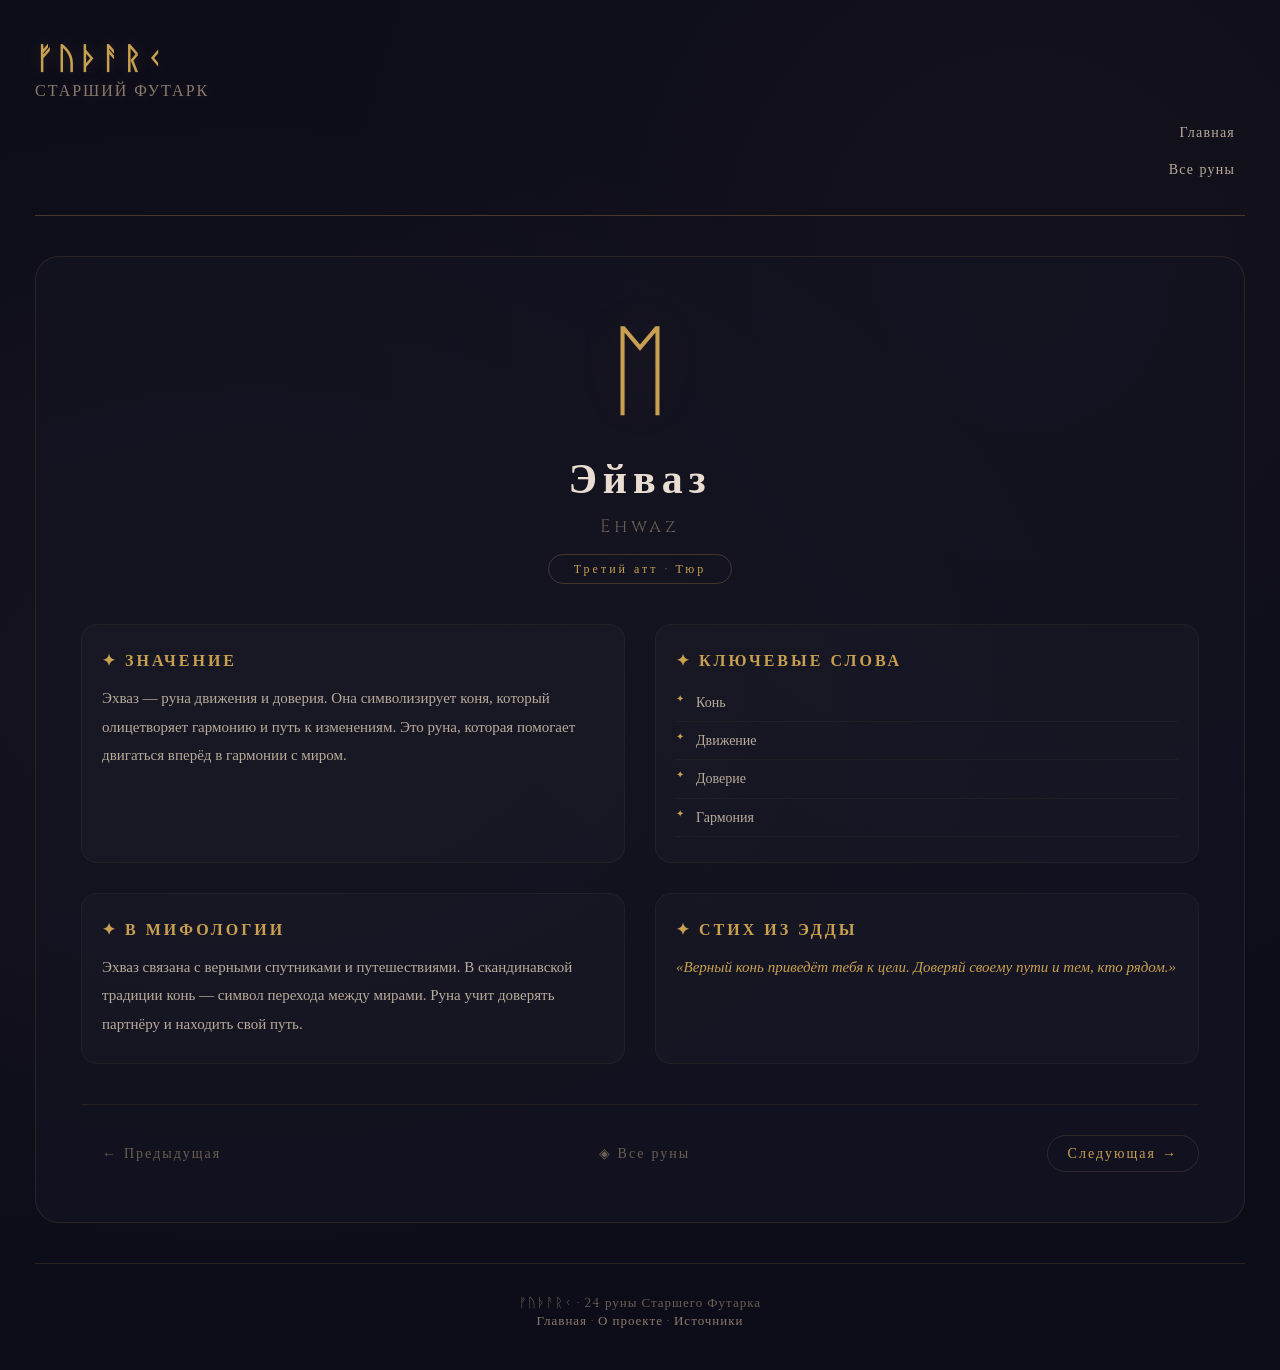
<file: rune-ehwaz.html>
<!DOCTYPE html>
<html lang="ru">
<head>
    <meta charset="UTF-8">
    <meta name="viewport" content="width=device-width, initial-scale=1.0">
    <title>Руна Эхваз — Старший Футарк</title>
    <link href="https://fonts.googleapis.com/css2?family=Cinzel:wght@400;700&display=swap" rel="stylesheet">
    <link rel="stylesheet" href="style.css">
</head>
<body>
    <div class="container">
        <header>
            <div class="logo">ᚠᚢᚦᚨᚱᚲ<span>Старший Футарк</span></div>
            <nav><a href="index.html">Главная</a><a href="runes.html">Все руны</a></nav>
        </header>
        <section class="rune-page">
            <div class="rune-header">
                <span class="symbol">ᛖ</span>
                <div class="name">Эйваз</div>
                <div class="name-en">Ehwaz</div>
                <span class="att">Третий атт · Тюр</span>
            </div>
            <div class="rune-details">
                <div class="detail-block">
                    <h3>✦ Значение</h3>
                    <p>Эхваз — руна движения и доверия. Она символизирует коня, который олицетворяет гармонию и путь к изменениям. Это руна, которая помогает двигаться вперёд в гармонии с миром.</p>
                </div>
                <div class="detail-block">
                    <h3>✦ Ключевые слова</h3>
                    <ul><li>Конь</li><li>Движение</li><li>Доверие</li><li>Гармония</li></ul>
                </div>
                <div class="detail-block">
                    <h3>✦ В мифологии</h3>
                    <p>Эхваз связана с верными спутниками и путешествиями. В скандинавской традиции конь — символ перехода между мирами. Руна учит доверять партнёру и находить свой путь.</p>
                </div>
                <div class="detail-block">
                    <h3>✦ Стих из Эдды</h3>
                    <p style="font-style: italic; color: #c9a050;">«Верный конь приведёт тебя к цели. Доверяй своему пути и тем, кто рядом.»</p>
                </div>
            </div>
            <div class="rune-nav">
                <a href="rune-berkana.html" class="back-link">← Предыдущая</a>
                <a href="runes.html" class="back-link">◈ Все руны</a>
                <a href="rune-mannaz.html">Следующая →</a>
            </div>
        </section>
        <footer>
            <p>ᚠᚢᚦᚨᚱᚲ · 24 руны Старшего Футарка</p>
            <p><a href="index.html">Главная</a> · <a href="#">О проекте</a> · <a href="#">Источники</a></p>
        </footer>
    </div>
</body>
</html>
</file>
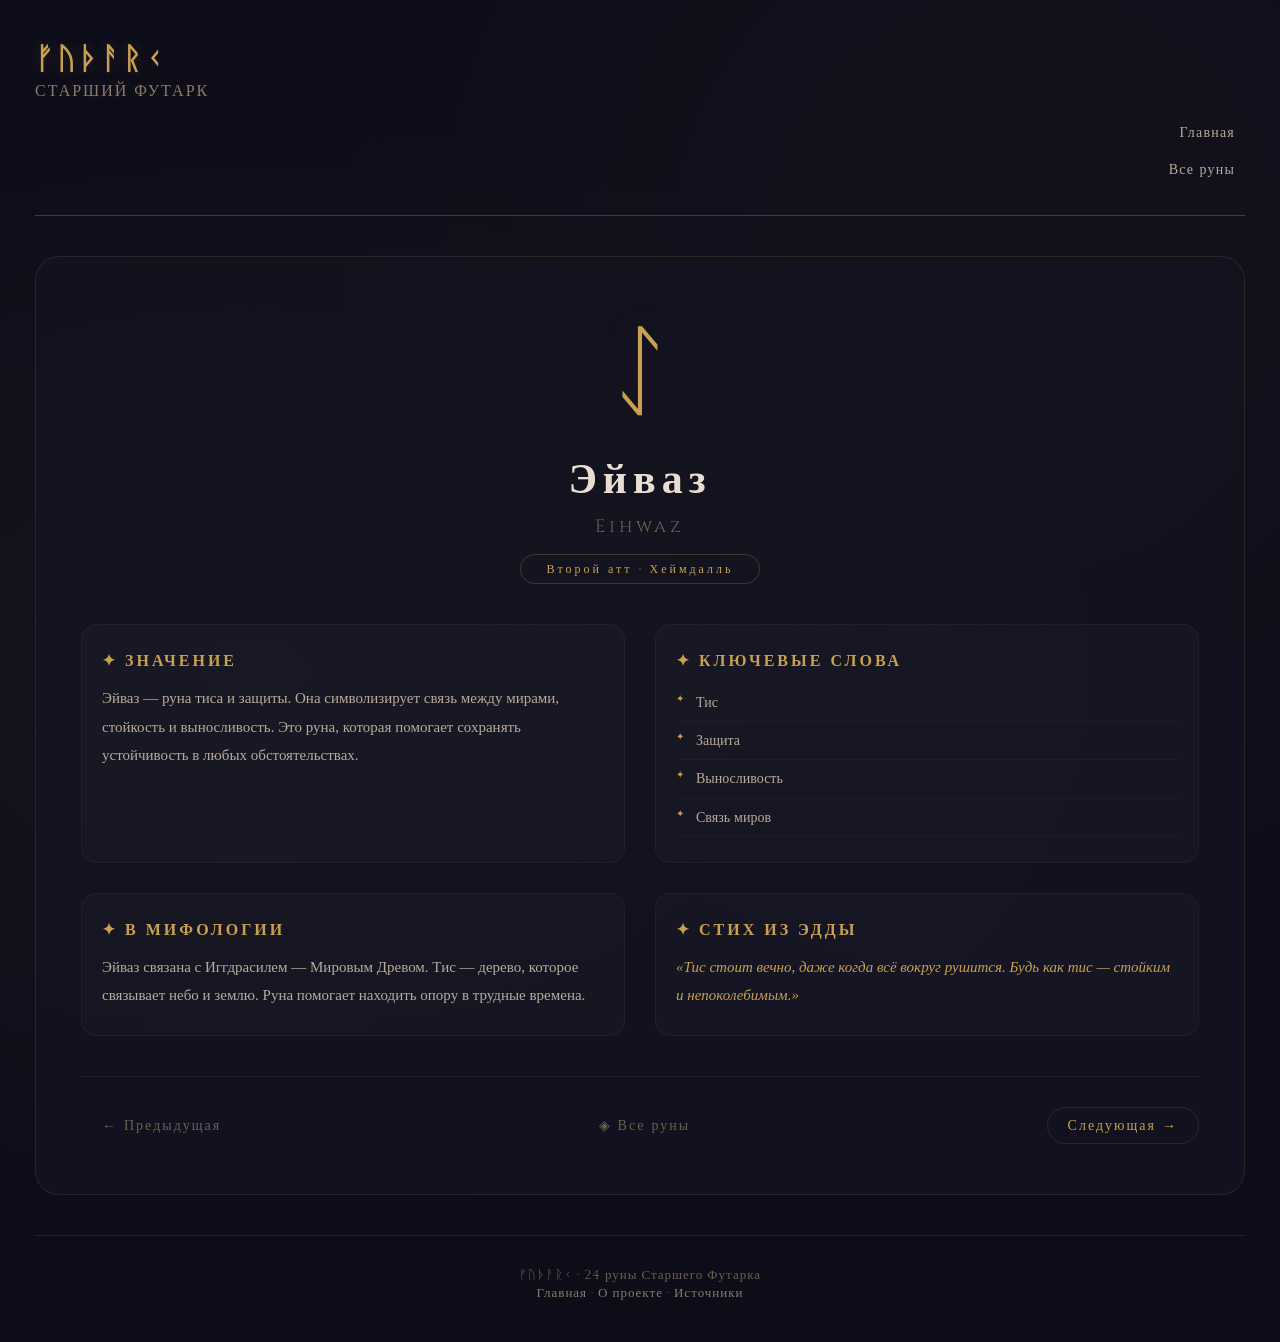
<file: rune-eihwaz.html>
<!DOCTYPE html>
<html lang="ru">
<head>
    <meta charset="UTF-8">
    <meta name="viewport" content="width=device-width, initial-scale=1.0">
    <title>Руна Эйваз — Старший Футарк</title>
    <link href="https://fonts.googleapis.com/css2?family=Cinzel:wght@400;700&display=swap" rel="stylesheet">
    <link rel="stylesheet" href="style.css">
</head>
<body>
    <div class="container">
        <header>
            <div class="logo">ᚠᚢᚦᚨᚱᚲ<span>Старший Футарк</span></div>
            <nav><a href="index.html">Главная</a><a href="runes.html">Все руны</a></nav>
        </header>
        <section class="rune-page">
            <div class="rune-header">
                <span class="symbol">ᛇ</span>
                <div class="name">Эйваз</div>
                <div class="name-en">Eihwaz</div>
                <span class="att">Второй атт · Хеймдалль</span>
            </div>
            <div class="rune-details">
                <div class="detail-block">
                    <h3>✦ Значение</h3>
                    <p>Эйваз — руна тиса и защиты. Она символизирует связь между мирами, стойкость и выносливость. Это руна, которая помогает сохранять устойчивость в любых обстоятельствах.</p>
                </div>
                <div class="detail-block">
                    <h3>✦ Ключевые слова</h3>
                    <ul><li>Тис</li><li>Защита</li><li>Выносливость</li><li>Связь миров</li></ul>
                </div>
                <div class="detail-block">
                    <h3>✦ В мифологии</h3>
                    <p>Эйваз связана с Иггдрасилем — Мировым Древом. Тис — дерево, которое связывает небо и землю. Руна помогает находить опору в трудные времена.</p>
                </div>
                <div class="detail-block">
                    <h3>✦ Стих из Эдды</h3>
                    <p style="font-style: italic; color: #c9a050;">«Тис стоит вечно, даже когда всё вокруг рушится. Будь как тис — стойким и непоколебимым.»</p>
                </div>
            </div>
            <div class="rune-nav">
                <a href="rune-jera.html" class="back-link">← Предыдущая</a>
                <a href="runes.html" class="back-link">◈ Все руны</a>
                <a href="rune-perthro.html">Следующая →</a>
            </div>
        </section>
        <footer>
            <p>ᚠᚢᚦᚨᚱᚲ · 24 руны Старшего Футарка</p>
            <p><a href="index.html">Главная</a> · <a href="#">О проекте</a> · <a href="#">Источники</a></p>
        </footer>
    </div>
</body>
</html>
</file>
<file: style.css>
/* ============================================================
   ===== ОБЩИЕ СТИЛИ =====
   ============================================================ */

* {
    margin: 0;
    padding: 0;
    box-sizing: border-box;
}

body {
    font-family: 'Cinzel', 'Georgia', serif;
    background: #0d0d1a;
    color: #d4c9b8;
    min-height: 100vh;
    background-image:
        radial-gradient(ellipse at 20% 50%, rgba(201, 160, 80, 0.05) 0%, transparent 60%),
        radial-gradient(ellipse at 80% 20%, rgba(201, 160, 80, 0.03) 0%, transparent 50%);
    padding: 20px;
}

.container {
    max-width: 1300px;
    margin: 0 auto;
    padding: 0 15px;
}

/* ============================================================
   ===== ШАПКА =====
   ============================================================ */

header {
    display: flex;
    justify-content: space-between;
    align-items: center;
    padding: 20px 0 30px;
    border-bottom: 1px solid rgba(201, 160, 80, 0.3);
    margin-bottom: 40px;
    flex-wrap: wrap;
    gap: 15px;
}

.logo {
    font-size: 30px;
    font-weight: 700;
    color: #c9a050;
    letter-spacing: 4px;
    text-transform: uppercase;
    text-shadow: 0 0 15px rgba(201, 160, 80, 0.2);
    flex-shrink: 0;
}

.logo span {
    font-size: 16px;
    color: #8a7a6a;
    letter-spacing: 2px;
    display: block;
    font-weight: 400;
}

/* ============================================================
   ===== НАВИГАЦИЯ В ДВА РЯДА =====
   ============================================================ */

nav {
    display: flex;
    flex-direction: column;
    align-items: flex-end;
    gap: 6px;
    width: 100%;
}

.nav-row {
    display: flex;
    flex-wrap: wrap;
    align-items: center;
    gap: 8px 16px;
    width: 100%;
}

.nav-row-left {
    justify-content: flex-start;
}

.nav-row-right {
    justify-content: flex-end;
}

nav a {
    color: #b8ab9a;
    text-decoration: none;
    font-size: 14px;
    letter-spacing: 1.2px;
    transition: 0.3s;
    border-bottom: 2px solid transparent;
    padding: 6px 10px 4px 10px;
    position: relative;
    white-space: nowrap;
    font-weight: 500;
}

nav a:hover {
    color: #c9a050;
    border-bottom-color: #c9a050;
}

/* ============================================================
   ===== ВЫДЕЛЕННЫЕ КНОПКИ В МЕНЮ =====
   ============================================================ */

.support-link {
    color: #c9a050 !important;
    border-bottom-color: rgba(201, 160, 80, 0.3) !important;
}

.support-link:hover {
    color: #f0d890 !important;
    border-bottom-color: #c9a050 !important;
}

.consult-link-nav {
    color: #c9a050 !important;
    border-bottom-color: rgba(201, 160, 80, 0.3) !important;
    font-weight: 700 !important;
    background: rgba(201, 160, 80, 0.05);
    padding: 8px 12px 6px 12px !important;
    border-radius: 8px;
    border-bottom: 2px solid #c9a050 !important;
}

.consult-link-nav:hover {
    background: rgba(201, 160, 80, 0.12) !important;
    border-bottom-color: #c9a050 !important;
    box-shadow: 0 0 20px rgba(201, 160, 80, 0.05);
}

/* ============================================================
   ===== ВСПЛЫВАЮЩИЕ ПОДСКАЗКИ =====
   ============================================================ */

.main-link,
.runes-link,
.horoscope-link,
.divination-link,
.gods-link,
.myth-link,
.consult-link,
.feedback-link,
.about-link,
.support-link {
    position: relative;
    cursor: pointer;
}

.main-link .tooltip,
.runes-link .tooltip,
.horoscope-link .tooltip,
.divination-link .tooltip,
.gods-link .tooltip,
.myth-link .tooltip,
.consult-link .tooltip,
.feedback-link .tooltip,
.about-link .tooltip,
.support-link .tooltip {
    visibility: hidden;
    opacity: 0;
    width: 230px;
    background: rgba(20, 20, 35, 0.95);
    color: #d4c9b8;
    text-align: center;
    padding: 14px 18px;
    border-radius: 12px;
    border: 1px solid rgba(201, 160, 80, 0.2);
    font-family: 'Georgia', serif;
    font-size: 14px;
    line-height: 1.6;
    letter-spacing: 0.5px;
    position: absolute;
    top: calc(100% + 18px);
    left: 50%;
    transform: translateX(-50%) translateY(-5px);
    transition: opacity 0.3s ease, visibility 0.3s ease, transform 0.3s ease;
    box-shadow: 0 10px 40px rgba(0, 0, 0, 0.4);
    z-index: 100;
    pointer-events: none;
    white-space: normal;
}

.main-link .tooltip::after,
.runes-link .tooltip::after,
.horoscope-link .tooltip::after,
.divination-link .tooltip::after,
.gods-link .tooltip::after,
.myth-link .tooltip::after,
.consult-link .tooltip::after,
.feedback-link .tooltip::after,
.about-link .tooltip::after,
.support-link .tooltip::after {
    content: '';
    position: absolute;
    bottom: 100%;
    left: 50%;
    transform: translateX(-50%);
    border: 8px solid transparent;
    border-bottom-color: rgba(201, 160, 80, 0.2);
}

.main-link:hover .tooltip,
.runes-link:hover .tooltip,
.horoscope-link:hover .tooltip,
.divination-link:hover .tooltip,
.gods-link:hover .tooltip,
.myth-link:hover .tooltip,
.consult-link:hover .tooltip,
.feedback-link:hover .tooltip,
.about-link:hover .tooltip,
.support-link:hover .tooltip {
    visibility: visible;
    opacity: 1;
    transform: translateX(-50%) translateY(0);
}

.main-link .tooltip .highlight,
.runes-link .tooltip .highlight,
.horoscope-link .tooltip .highlight,
.divination-link .tooltip .highlight,
.gods-link .tooltip .highlight,
.myth-link .tooltip .highlight,
.consult-link .tooltip .highlight,
.feedback-link .tooltip .highlight,
.about-link .tooltip .highlight,
.support-link .tooltip .highlight {
    color: #e8c85a;
    font-weight: 700;
    font-family: 'Cinzel', serif;
}

.main-link .tooltip .rune-icon,
.runes-link .tooltip .rune-icon,
.horoscope-link .tooltip .rune-icon,
.divination-link .tooltip .rune-icon,
.gods-link .tooltip .rune-icon,
.myth-link .tooltip .rune-icon,
.consult-link .tooltip .rune-icon,
.feedback-link .tooltip .rune-icon,
.about-link .tooltip .rune-icon,
.support-link .tooltip .rune-icon {
    color: #e8c85a;
    font-size: 20px;
    display: block;
    margin-bottom: 4px;
}

/* ============================================================
   ===== АДАПТАЦИЯ НАВИГАЦИИ =====
   ============================================================ */

@media (max-width: 768px) {
    header {
        flex-direction: column;
        text-align: center;
    }
    nav {
        align-items: center;
    }
    nav a {
        font-size: 13px;
        padding: 5px 8px 3px 8px;
        letter-spacing: 1px;
    }
    .nav-row {
        gap: 6px 12px;
        justify-content: center !important;
    }
    .nav-row-right {
        justify-content: center !important;
    }
    .nav-row-left {
        justify-content: center !important;
    }
    .main-link .tooltip,
    .runes-link .tooltip,
    .horoscope-link .tooltip,
    .divination-link .tooltip,
    .gods-link .tooltip,
    .myth-link .tooltip,
    .consult-link .tooltip,
    .feedback-link .tooltip,
    .about-link .tooltip,
    .support-link .tooltip {
        width: 200px;
        font-size: 13px;
        padding: 12px 14px;
        top: calc(100% + 12px);
    }
    .main-link .tooltip .rune-icon,
    .runes-link .tooltip .rune-icon,
    .horoscope-link .tooltip .rune-icon,
    .divination-link .tooltip .rune-icon,
    .gods-link .tooltip .rune-icon,
    .myth-link .tooltip .rune-icon,
    .consult-link .tooltip .rune-icon,
    .feedback-link .tooltip .rune-icon,
    .about-link .tooltip .rune-icon,
    .support-link .tooltip .rune-icon {
        font-size: 18px;
    }
    .consult-link-nav {
        padding: 6px 8px 4px 8px !important;
        font-size: 13px !important;
    }
}

@media (max-width: 480px) {
    nav a {
        font-size: 11px;
        padding: 4px 6px 2px 6px;
        letter-spacing: 0.5px;
    }
    .nav-row {
        gap: 4px 8px;
    }
    .main-link .tooltip,
    .runes-link .tooltip,
    .horoscope-link .tooltip,
    .divination-link .tooltip,
    .gods-link .tooltip,
    .myth-link .tooltip,
    .consult-link .tooltip,
    .feedback-link .tooltip,
    .about-link .tooltip,
    .support-link .tooltip {
        width: 160px;
        font-size: 11px;
        padding: 10px 12px;
        top: calc(100% + 10px);
    }
    .consult-link-nav {
        padding: 5px 6px 3px 6px !important;
        font-size: 11px !important;
    }
}

/* ============================================================
   ===== ГЕРОЙ (ГЛАВНАЯ СТРАНИЦА) =====
   ============================================================ */

.hero {
    text-align: center;
    padding: 60px 20px 70px;
    background: linear-gradient(180deg, rgba(201, 160, 80, 0.05) 0%, transparent 100%);
    border-radius: 20px;
    margin-bottom: 50px;
    border: 1px solid rgba(201, 160, 80, 0.1);
}

.hero h1 {
    font-size: 48px;
    color: #c9a050;
    text-shadow: 0 0 30px rgba(201, 160, 80, 0.2);
    letter-spacing: 6px;
    margin-bottom: 10px;
}

.hero .subtitle {
    font-size: 15px;
    color: #b8ab9a;
    max-width: 700px;
    margin: 0 auto 10px;
    letter-spacing: 1px;
    line-height: 1.8;
}

.hero .rune-symbol {
    font-size: 60px;
    display: block;
    margin-bottom: 20px;
    color: #c9a050;
    opacity: 0.6;
    letter-spacing: 20px;
}

/* ============================================================
   ===== ЗАГОЛОВКИ АТТОВ =====
   ============================================================ */

.att-title {
    text-align: center;
    color: #c9a050;
    font-size: 28px;
    letter-spacing: 8px;
    margin: 60px 0 30px;
    padding: 15px 0;
    border-top: 1px solid rgba(201, 160, 80, 0.1);
    border-bottom: 1px solid rgba(201, 160, 80, 0.1);
    text-transform: uppercase;
}

.att-title span {
    color: #6a5f50;
    font-size: 14px;
    letter-spacing: 3px;
    display: block;
    margin-top: 5px;
    font-weight: 400;
}

/* ============================================================
   ===== СЕТКА РУН =====
   ============================================================ */

.rune-grid {
    display: grid;
    grid-template-columns: repeat(auto-fit, minmax(200px, 1fr));
    gap: 25px;
    margin: 20px 0 30px;
    align-items: stretch;
}

.rune-grid a {
    text-decoration: none;
    color: inherit;
    display: block;
}

.rune-card {
    background: rgba(30, 30, 50, 0.6);
    backdrop-filter: blur(5px);
    border: 1px solid rgba(201, 160, 80, 0.12);
    border-radius: 16px;
    padding: 22px 12px 20px;
    text-align: center;
    transition: 0.4s ease;
    cursor: default;
    box-shadow: 0 5px 20px rgba(0, 0, 0, 0.3);
    height: 100%;
    min-height: 280px;
    display: flex;
    flex-direction: column;
    align-items: center;
    justify-content: flex-start;
}

.rune-card:hover {
    transform: translateY(-8px);
    border-color: #c9a050;
    box-shadow: 0 15px 40px rgba(201, 160, 80, 0.15);
    background: rgba(40, 35, 45, 0.8);
}

.rune-card .symbol {
    font-size: 48px;
    color: #c9a050;
    display: block;
    margin-bottom: 8px;
    font-weight: 700;
    text-shadow: 0 0 20px rgba(201, 160, 80, 0.1);
    flex-shrink: 0;
}

.rune-card .name {
    font-size: 20px;
    font-weight: 700;
    color: #e8ddd0;
    margin-bottom: 6px;
    letter-spacing: 2px;
    flex-shrink: 0;
}

.rune-card .meaning {
    font-size: 13px;
    color: #a89988;
    line-height: 1.5;
    font-family: 'Georgia', serif;
    flex: 1;
    display: flex;
    flex-direction: column;
    justify-content: center;
}

.rune-card .meaning span {
    display: block;
    font-size: 11px;
    color: #c9a050;
    margin-top: 6px;
    letter-spacing: 1px;
    font-weight: 700;
    font-family: 'Cinzel', serif;
}

/* ============================================================
   ===== СТРАНИЦА РУНЫ (ДЕТАЛЬНАЯ) =====
   ============================================================ */

.rune-page {
    background: rgba(20, 20, 35, 0.6);
    border-radius: 24px;
    padding: 50px 45px;
    border: 1px solid rgba(201, 160, 80, 0.12);
    margin-bottom: 40px;
}

.rune-header {
    text-align: center;
    margin-bottom: 40px;
}

.rune-header .symbol {
    font-size: 100px;
    color: #c9a050;
    display: block;
    text-shadow: 0 0 50px rgba(201, 160, 80, 0.15);
    margin-bottom: 10px;
}

.rune-header .name {
    font-size: 42px;
    font-weight: 700;
    color: #e8ddd0;
    letter-spacing: 6px;
}

.rune-header .name-en {
    font-size: 18px;
    color: #6a5f50;
    letter-spacing: 4px;
    margin-top: 5px;
}

.rune-header .att {
    display: inline-block;
    margin-top: 15px;
    padding: 6px 25px;
    border: 1px solid rgba(201, 160, 80, 0.25);
    border-radius: 30px;
    font-size: 12px;
    color: #c9a050;
    letter-spacing: 3px;
}

/* ===== ДЕТАЛЬНОЕ ОПИСАНИЕ ===== */

.rune-details {
    display: grid;
    grid-template-columns: 1fr 1fr;
    gap: 30px;
    margin: 30px 0 40px;
}

.detail-block {
    background: rgba(255, 255, 255, 0.02);
    border-radius: 16px;
    padding: 25px 20px;
    border: 1px solid rgba(201, 160, 80, 0.06);
}

.detail-block h3 {
    color: #c9a050;
    font-size: 16px;
    letter-spacing: 3px;
    margin-bottom: 12px;
    text-transform: uppercase;
}

.detail-block p {
    color: #b8ab9a;
    font-size: 15px;
    line-height: 1.9;
    font-family: 'Georgia', serif;
}

.detail-block ul {
    list-style: none;
    padding: 0;
}

.detail-block ul li {
    color: #b8ab9a;
    font-size: 14px;
    line-height: 1.8;
    padding: 6px 0 6px 20px;
    border-bottom: 1px solid rgba(201, 160, 80, 0.05);
    position: relative;
}

.detail-block ul li::before {
    content: "✦";
    color: #c9a050;
    position: absolute;
    left: 0;
    font-size: 10px;
}

/* ============================================================
   ===== НАВИГАЦИЯ ПО РУНАМ =====
   ============================================================ */

.rune-nav {
    display: flex;
    justify-content: space-between;
    align-items: center;
    margin-top: 40px;
    padding-top: 30px;
    border-top: 1px solid rgba(201, 160, 80, 0.1);
}

.rune-nav a {
    color: #c9a050;
    text-decoration: none;
    font-size: 14px;
    letter-spacing: 2px;
    transition: 0.3s;
    padding: 8px 20px;
    border: 1px solid rgba(201, 160, 80, 0.15);
    border-radius: 30px;
}

.rune-nav a:hover {
    background: rgba(201, 160, 80, 0.1);
    border-color: #c9a050;
}

.rune-nav .back-link {
    border-color: transparent;
    color: #6a5f50;
}

.rune-nav .back-link:hover {
    border-color: rgba(201, 160, 80, 0.2);
    color: #c9a050;
}

/* ============================================================
   ===== РАЗДЕЛ МИФОЛОГИИ =====
   ============================================================ */

.myth-section {
    display: grid;
    grid-template-columns: 1fr 1fr;
    gap: 40px;
    margin: 70px 0 40px;
    padding: 40px;
    background: rgba(20, 20, 35, 0.5);
    border-radius: 20px;
    border: 1px solid rgba(201, 160, 80, 0.08);
}

.myth-section h2 {
    font-size: 28px;
    color: #c9a050;
    letter-spacing: 3px;
    margin-bottom: 20px;
    grid-column: 1 / -1;
    text-align: center;
}

.myth-text {
    color: #b8ab9a;
    line-height: 1.9;
    font-size: 16px;
    font-family: 'Georgia', serif;
}

.myth-text strong {
    color: #c9a050;
}

.myth-text:last-of-type {
    grid-column: 1 / -1;
    text-align: center;
    color: #6a5f50;
    font-style: italic;
    border-top: 1px solid rgba(201, 160, 80, 0.1);
    padding-top: 25px;
}

/* ============================================================
   ===== ПОДВАЛ =====
   ============================================================ */

footer {
    margin-top: 40px;
    padding: 30px 0 20px;
    border-top: 1px solid rgba(201, 160, 80, 0.15);
    text-align: center;
    color: #6a5f50;
    font-size: 13px;
    letter-spacing: 1px;
}

footer a {
    color: #8a7a6a;
    text-decoration: none;
    transition: 0.3s;
}

footer a:hover {
    color: #c9a050;
}

/* ============================================================
   ===== СТРАНИЦА ПОДДЕРЖКИ =====
   ============================================================ */

.support-page {
    padding: 40px 20px;
    max-width: 1000px;
    margin: 0 auto;
}

.support-page h1 {
    font-size: 38px;
    color: #c9a050;
    letter-spacing: 4px;
    text-align: center;
    margin-bottom: 15px;
}

.support-page .subtitle {
    text-align: center;
    color: #b8ab9a;
    font-size: 16px;
    font-family: 'Georgia', serif;
    margin-bottom: 35px;
    line-height: 1.8;
}

.support-hero {
    background: rgba(20, 20, 35, 0.5);
    border: 1px solid rgba(201, 160, 80, 0.08);
    border-radius: 20px;
    padding: 40px 35px;
    margin-bottom: 40px;
    display: grid;
    grid-template-columns: 1fr 1fr;
    gap: 40px;
    align-items: center;
}

.support-hero .left .rune-big {
    font-size: 72px;
    color: #c9a050;
    display: block;
    text-shadow: 0 0 40px rgba(201, 160, 80, 0.15);
    margin-bottom: 10px;
}

.support-hero .left h2 {
    font-size: 28px;
    color: #e8ddd0;
    letter-spacing: 2px;
    margin-bottom: 12px;
}

.support-hero .left p {
    color: #b8ab9a;
    font-size: 16px;
    font-family: 'Georgia', serif;
    line-height: 1.8;
}

.support-hero .right {
    text-align: center;
    background: rgba(201, 160, 80, 0.05);
    border-radius: 16px;
    padding: 30px 20px;
    border: 1px solid rgba(201, 160, 80, 0.1);
}

.support-hero .right .heart {
    font-size: 48px;
    display: block;
    margin-bottom: 8px;
}

.support-hero .right .text {
    color: #b8ab9a;
    font-size: 14px;
    font-family: 'Georgia', serif;
    line-height: 1.7;
}

.donate-block {
    background: rgba(20, 20, 35, 0.4);
    border: 1px solid rgba(201, 160, 80, 0.08);
    border-radius: 20px;
    padding: 35px 30px;
    margin-bottom: 40px;
    text-align: center;
}

.donate-block h2 {
    color: #c9a050;
    font-size: 26px;
    letter-spacing: 3px;
    margin-bottom: 10px;
}

.donate-block p {
    color: #b8ab9a;
    font-size: 15px;
    font-family: 'Georgia', serif;
    line-height: 1.8;
    max-width: 700px;
    margin: 0 auto 25px;
}

.donate-buttons {
    display: flex;
    justify-content: center;
    gap: 20px;
    flex-wrap: wrap;
}

.donate-buttons a {
    display: inline-block;
    padding: 14px 40px;
    border-radius: 30px;
    text-decoration: none;
    font-family: 'Cinzel', serif;
    font-size: 15px;
    letter-spacing: 2px;
    transition: 0.3s;
    border: 1px solid rgba(201, 160, 80, 0.2);
    background: rgba(201, 160, 80, 0.08);
    color: #e8c85a;
}

.donate-buttons a:hover {
    background: rgba(201, 160, 80, 0.2);
    border-color: #c9a050;
    transform: translateY(-4px);
    box-shadow: 0 10px 30px rgba(201, 160, 80, 0.1);
}

.donate-buttons a .icon {
    margin-right: 8px;
}

.creator-block {
    background: rgba(20, 20, 35, 0.3);
    border: 1px solid rgba(201, 160, 80, 0.06);
    border-radius: 20px;
    padding: 35px 30px;
    margin-bottom: 40px;
    display: grid;
    grid-template-columns: 1fr 1fr;
    gap: 30px;
}

.creator-block h2 {
    color: #c9a050;
    font-size: 24px;
    letter-spacing: 2px;
    grid-column: 1 / -1;
    text-align: center;
    margin-bottom: 5px;
}

.creator-block .text p {
    color: #b8ab9a;
    font-size: 15px;
    font-family: 'Georgia', serif;
    line-height: 1.9;
    margin-bottom: 12px;
}

.creator-block .text .highlight {
    color: #c9a050;
    font-weight: 700;
}

.creator-block .badges {
    display: flex;
    flex-direction: column;
    gap: 10px;
    justify-content: center;
}

.creator-block .badges .badge {
    background: rgba(201, 160, 80, 0.06);
    border: 1px solid rgba(201, 160, 80, 0.1);
    border-radius: 12px;
    padding: 12px 18px;
    text-align: center;
    color: #b8ab9a;
    font-size: 14px;
    font-family: 'Georgia', serif;
}

.creator-block .badges .badge .num {
    color: #c9a050;
    font-weight: 700;
    font-size: 18px;
    font-family: 'Cinzel', serif;
}

.social-block {
    text-align: center;
    margin-bottom: 30px;
    padding: 30px;
    background: rgba(20, 20, 35, 0.3);
    border: 1px solid rgba(201, 160, 80, 0.06);
    border-radius: 20px;
}

.social-block h3 {
    color: #c9a050;
    font-size: 20px;
    letter-spacing: 2px;
    margin-bottom: 12px;
}

.social-block p {
    color: #b8ab9a;
    font-size: 14px;
    font-family: 'Georgia', serif;
    margin-bottom: 18px;
}

.social-links {
    display: flex;
    justify-content: center;
    gap: 20px;
    flex-wrap: wrap;
}

.social-links a {
    display: inline-flex;
    align-items: center;
    gap: 10px;
    padding: 12px 28px;
    border-radius: 30px;
    text-decoration: none;
    font-family: 'Cinzel', serif;
    font-size: 14px;
    letter-spacing: 1px;
    transition: 0.3s;
}

.social-links .tg {
    background: #0088cc;
    color: white;
    border: 1px solid #0088cc;
}

.social-links .tg:hover {
    background: #006699;
    transform: translateY(-3px);
    box-shadow: 0 10px 30px rgba(0, 136, 204, 0.3);
}

.social-links .yt {
    background: #ff0000;
    color: white;
    border: 1px solid #ff0000;
}

.social-links .yt:hover {
    background: #cc0000;
    transform: translateY(-3px);
    box-shadow: 0 10px 30px rgba(255, 0, 0, 0.3);
}

.rune-signature {
    text-align: center;
    font-size: 28px;
    letter-spacing: 8px;
    color: #c9a050;
    opacity: 0.3;
    margin: 20px 0 10px;
}

/* ============================================================
   ===== АДАПТАЦИЯ СТРАНИЦЫ ПОДДЕРЖКИ =====
   ============================================================ */

@media (max-width: 992px) {
    .support-hero {
        grid-template-columns: 1fr;
        gap: 25px;
    }
    .creator-block {
        grid-template-columns: 1fr;
    }
    .creator-block .badges {
        flex-direction: row;
        flex-wrap: wrap;
        justify-content: center;
    }
    .creator-block .badges .badge {
        flex: 1;
        min-width: 150px;
    }
}

@media (max-width: 768px) {
    .support-page h1 {
        font-size: 28px;
    }
    .support-hero {
        padding: 25px 20px;
    }
    .support-hero .left .rune-big {
        font-size: 48px;
    }
    .support-hero .left h2 {
        font-size: 22px;
    }
    .donate-block {
        padding: 25px 20px;
    }
    .donate-block h2 {
        font-size: 22px;
    }
    .creator-block {
        padding: 25px 20px;
    }
    .creator-block h2 {
        font-size: 20px;
    }
    .social-links a {
        padding: 10px 20px;
        font-size: 12px;
    }
    .donate-buttons a {
        padding: 12px 25px;
        font-size: 13px;
    }
}

@media (max-width: 480px) {
    .support-page h1 {
        font-size: 22px;
    }
    .donate-buttons {
        flex-direction: column;
        align-items: center;
    }
    .donate-buttons a {
        width: 100%;
        text-align: center;
        padding: 12px 20px;
        font-size: 13px;
    }
    .social-links {
        flex-direction: column;
        align-items: center;
    }
    .social-links a {
        width: 100%;
        justify-content: center;
    }
    .creator-block .badges .badge {
        min-width: 100%;
    }
    .support-hero .left .rune-big {
        font-size: 36px;
    }
    .support-hero .left h2 {
        font-size: 18px;
    }
    .support-hero .right .heart {
        font-size: 36px;
    }
    .donate-block h2 {
        font-size: 18px;
    }
}

/* ============================================================
   ===== ОБЩАЯ АДАПТАЦИЯ =====
   ============================================================ */

@media (max-width: 768px) {
    .hero h1 {
        font-size: 32px;
    }
    .rune-grid {
        grid-template-columns: repeat(auto-fit, minmax(160px, 1fr));
        gap: 18px;
    }
    .rune-card .symbol {
        font-size: 38px;
    }
    .rune-page {
        padding: 30px 20px;
    }
    .rune-header .symbol {
        font-size: 72px;
    }
    .rune-header .name {
        font-size: 30px;
    }
    .rune-details {
        grid-template-columns: 1fr;
        gap: 20px;
    }
    .rune-nav {
        flex-direction: column;
        gap: 15px;
    }
    .myth-section {
        grid-template-columns: 1fr;
        padding: 25px;
    }
    .att-title {
        font-size: 22px;
        letter-spacing: 4px;
    }
}

@media (max-width: 480px) {
    .hero h1 {
        font-size: 26px;
    }
    .rune-grid {
        grid-template-columns: 1fr 1fr;
        gap: 12px;
    }
    .rune-card {
        padding: 16px 8px 18px;
        min-height: 200px;
    }
    .rune-card .symbol {
        font-size: 32px;
    }
    .rune-card .name {
        font-size: 16px;
    }
    .rune-card .meaning {
        font-size: 11px;
    }
    .rune-header .symbol {
        font-size: 56px;
    }
    .rune-header .name {
        font-size: 24px;
        letter-spacing: 3px;
    }
    .rune-page {
        padding: 20px 15px;
    }
    .detail-block {
        padding: 18px 15px;
    }
    .att-title {
        font-size: 18px;
    }
    .myth-section {
        padding: 20px;
    }
}
</file>
